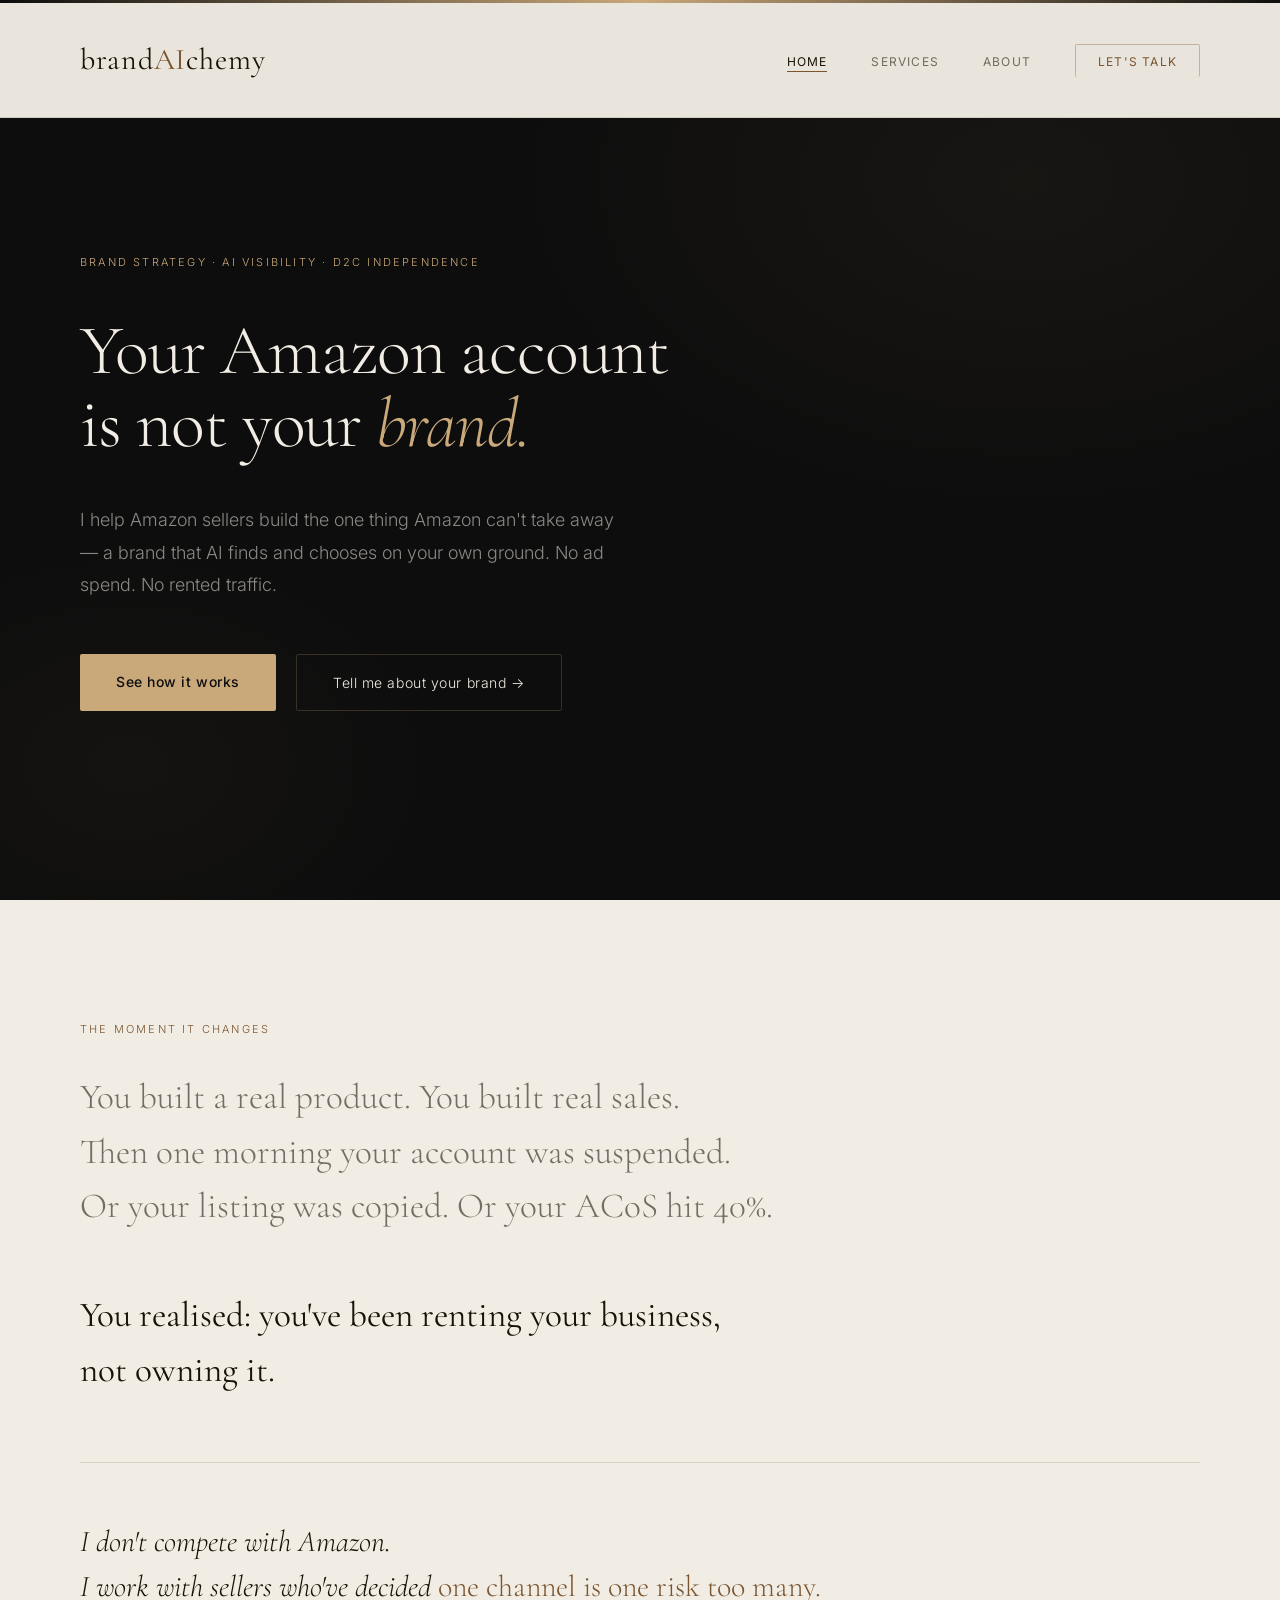
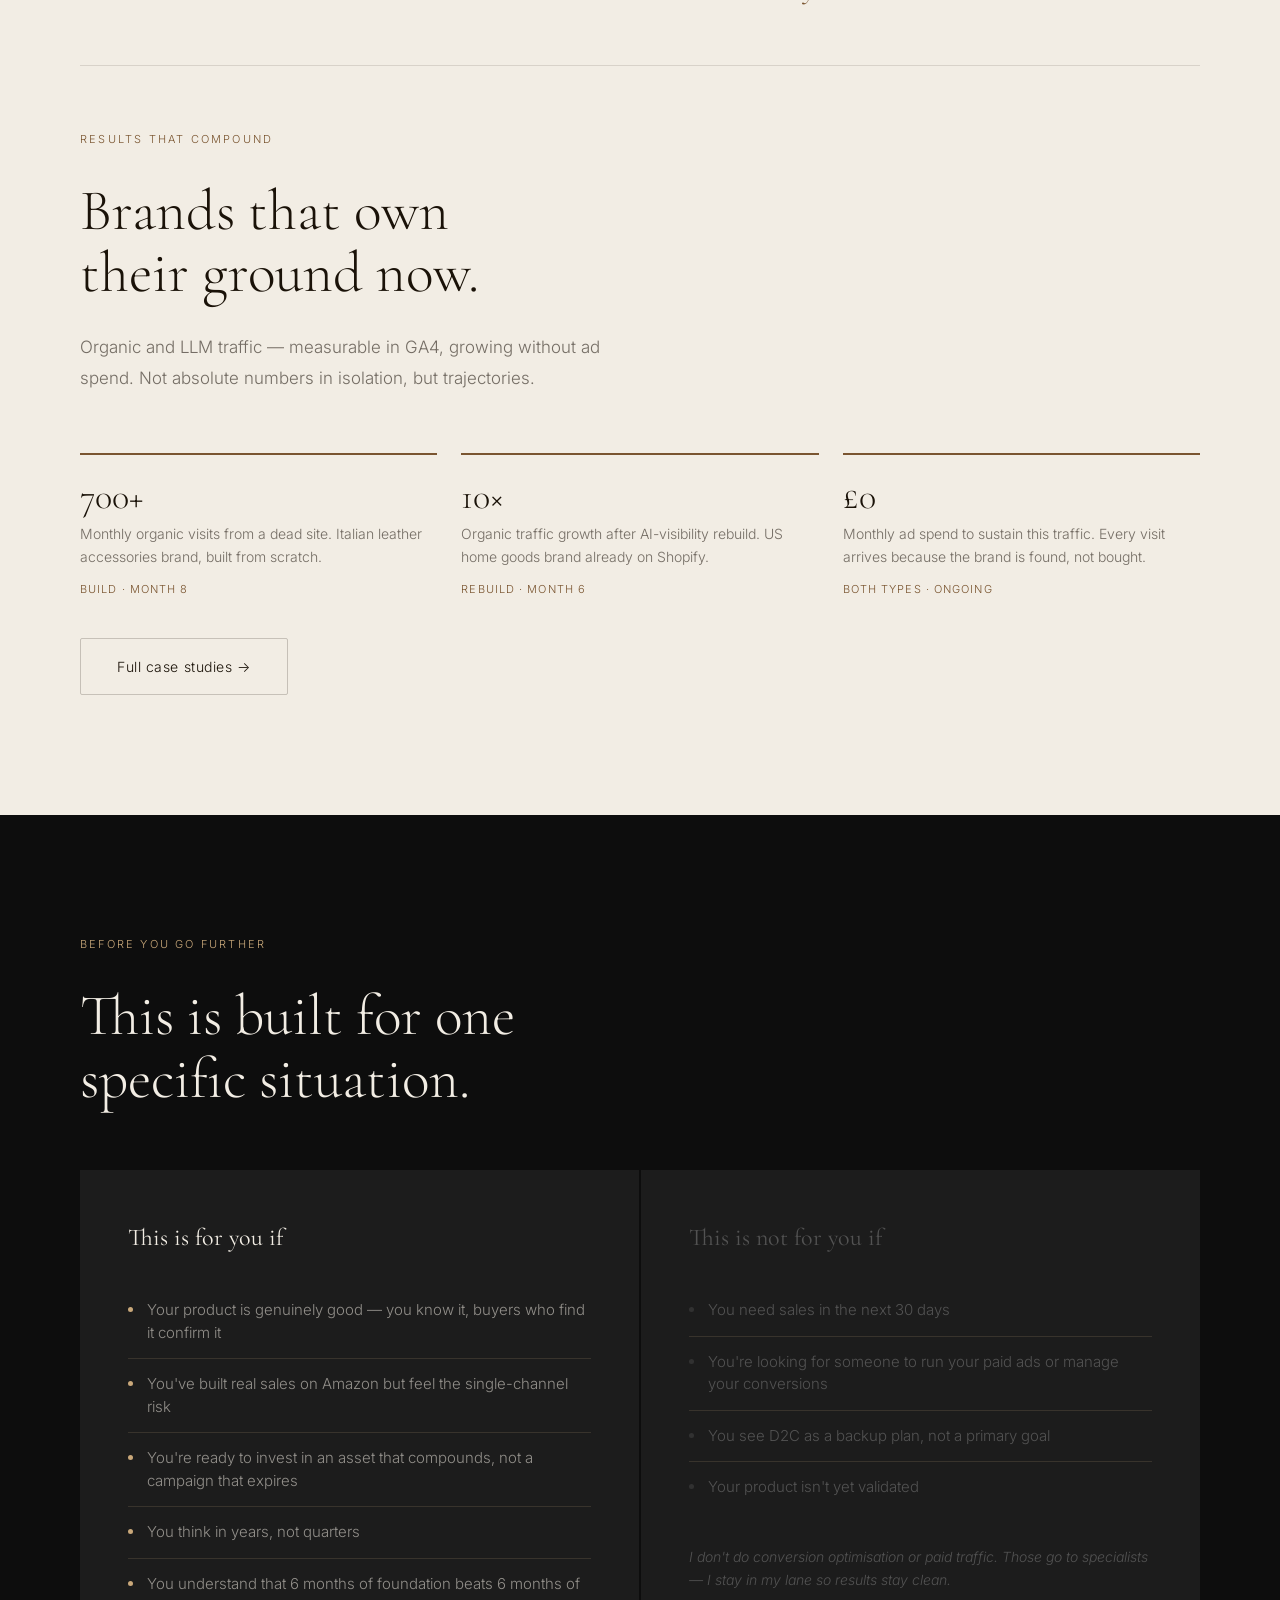
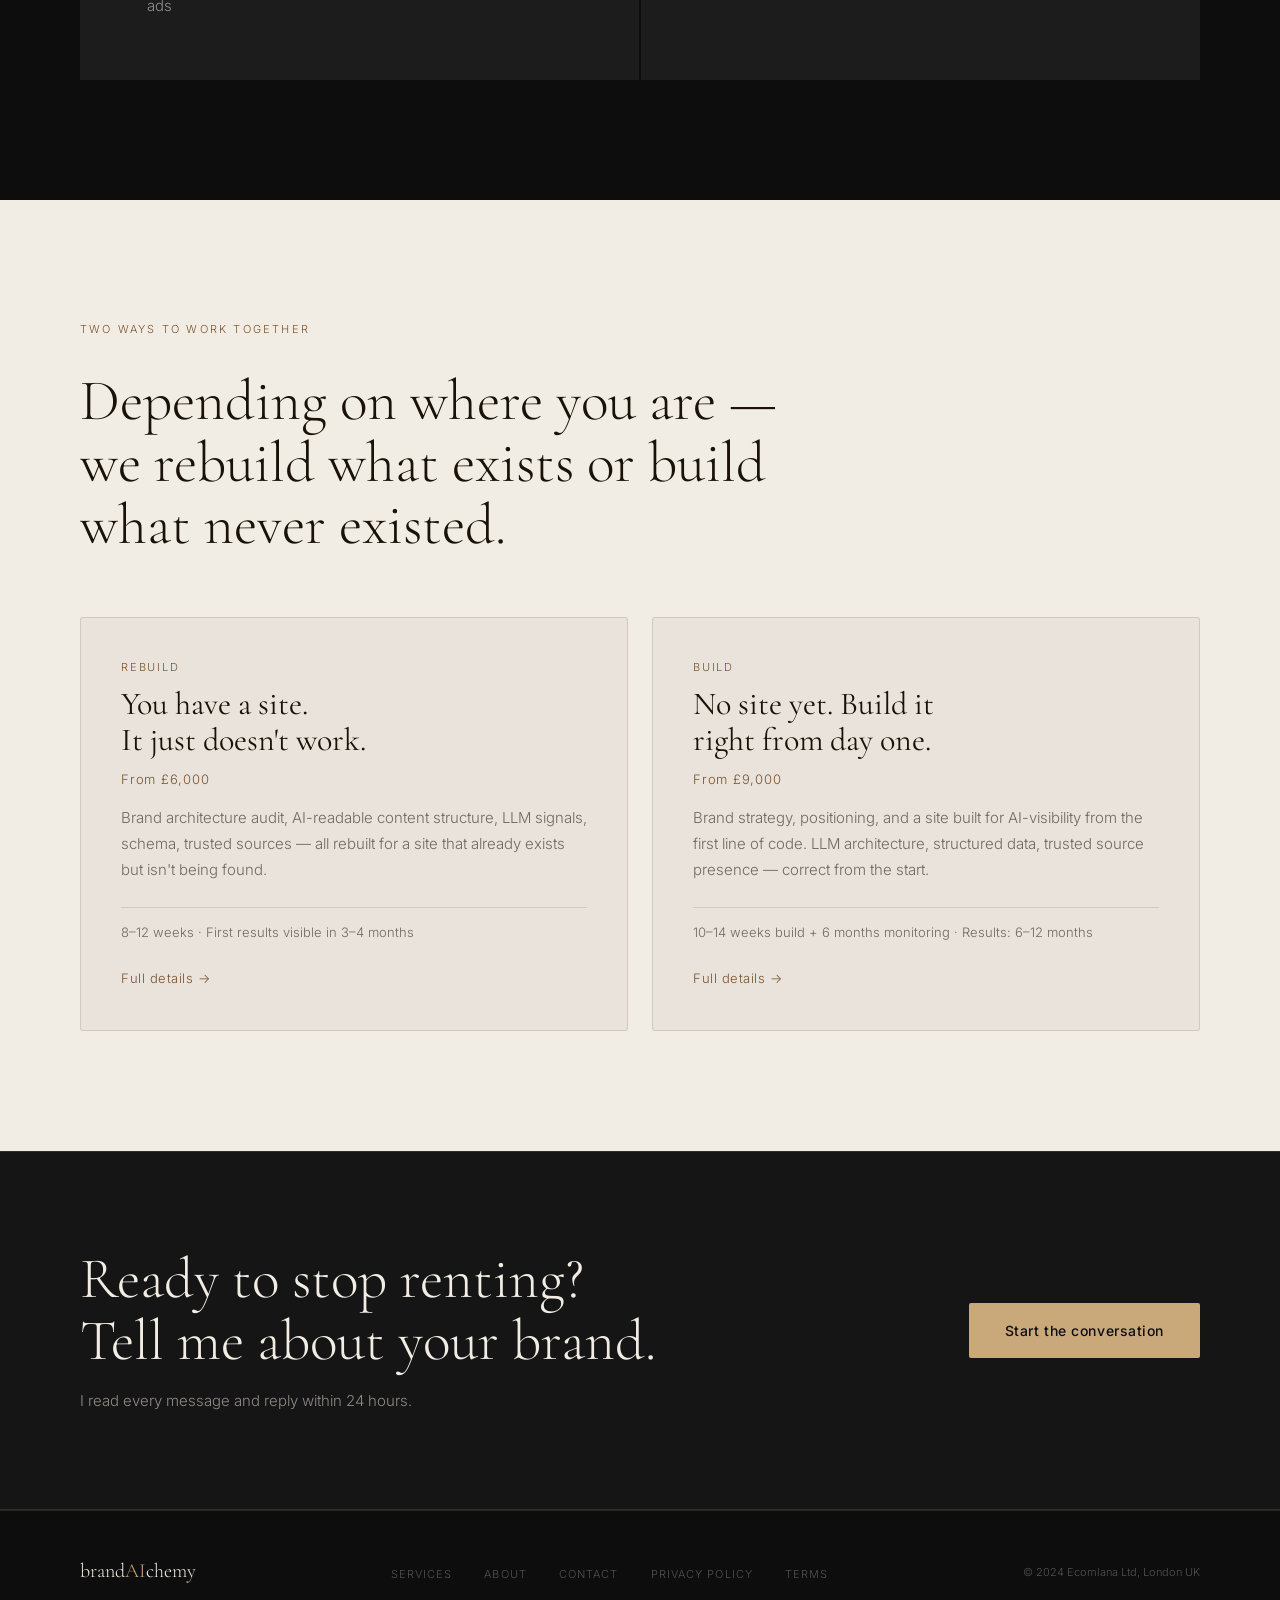
<file: index.html>
<!DOCTYPE html>
<html lang="en">
<head>
  <meta charset="UTF-8">
  <meta name="viewport" content="width=device-width, initial-scale=1.0">
  <title>brandAIchemy — Own Your Ground. Be Found by AI.</title>
  <meta name="description" content="I help Amazon sellers build a brand that AI finds and chooses on their own ground. No ad spend. No rented traffic. Organic and LLM visibility that compounds.">
  <link rel="stylesheet" href="/style.css">
  <link rel="icon" href="/favikon.jpg">
  <meta name="robots" content="index, follow">
  <link rel="canonical" href="https://brandaichemy.com/">
  <meta property="og:title" content="brandAIchemy — Own Your Ground. Be Found by AI.">
  <meta property="og:description" content="I help Amazon sellers build a brand that AI finds and chooses on their own ground. Organic and LLM visibility that doesn't disappear when the ad budget runs out.">
  <meta property="og:url" content="https://brandaichemy.com/">
  <meta property="og:type" content="website">
  <meta property="og:site_name" content="brandAIchemy">
  <meta name="twitter:card" content="summary_large_image">
  <meta name="twitter:title" content="brandAIchemy — Own Your Ground. Be Found by AI.">
  <meta name="twitter:description" content="I help Amazon sellers build a brand that AI finds and chooses on their own ground.">
  <script type="application/ld+json">
  {
    "@context": "https://schema.org",
    "@graph": [
      {
        "@type": "WebSite",
        "@id": "https://brandaichemy.com/#website",
        "url": "https://brandaichemy.com/",
        "name": "brandAIchemy",
        "description": "Brand strategy and AI visibility for Amazon sellers building D2C independence",
        "publisher": { "@id": "https://brandaichemy.com/#organization" }
      },
      {
        "@type": "Organization",
        "@id": "https://brandaichemy.com/#organization",
        "name": "brandAIchemy",
        "legalName": "Ecomlana Ltd",
        "url": "https://brandaichemy.com",
        "description": "Brand architecture and AI visibility practice for Amazon sellers transitioning to D2C. We build organic and LLM traffic that compounds without ad spend.",
        "address": {
          "@type": "PostalAddress",
          "streetAddress": "4th Floor, Silverstream House, 45 Fitzroy Street",
          "addressLocality": "London",
          "postalCode": "W1T 6EB",
          "addressCountry": "GB"
        },
        "email": "hello@brandaichemy.com",
        "areaServed": "Worldwide",
        "knowsAbout": ["Amazon to D2C transition", "Brand architecture", "AI visibility", "LLM optimisation", "Organic traffic", "GEO", "Shopify brand strategy"]
      }
    ]
  }
  </script>
  <style>
    #hero {
      min-height: 100vh;
      display: flex;
      flex-direction: column;
      justify-content: center;
      padding: 10rem var(--pad) 6rem;
      position: relative;
    }
    #hero::before {
      content: '';
      position: absolute;
      inset: 0;
      background:
        radial-gradient(ellipse 60% 55% at 80% 20%, rgba(201,168,122,.06) 0%, transparent 70%),
        radial-gradient(ellipse 40% 40% at 10% 85%, rgba(201,168,122,.04) 0%, transparent 65%);
      pointer-events: none;
    }
    .hero-kicker {
      font-size: .6875rem;
      letter-spacing: .2em;
      text-transform: uppercase;
      color: var(--gold);
      margin-bottom: 2.75rem;
    }
    .hero-sub {
      font-size: 1.125rem;
      color: var(--dim);
      max-width: 540px;
      line-height: 1.8;
      margin: 2.75rem 0 3.25rem;
    }
    .hero-actions { display: flex; gap: 1.25rem; flex-wrap: wrap; }

    /* PAIN SECTION */
    .pain-text {
      font-family: 'Cormorant Garamond', serif;
      font-size: clamp(1.5rem, 2.75vw, 2.25rem);
      font-weight: 300;
      line-height: 1.55;
      max-width: 780px;
      color: var(--dim);
    }
    .pain-text strong { color: var(--white); font-weight: 400; }

    /* POSITION STRIP */
    .position-strip {
      border-top: 1px solid var(--gold-line);
      border-bottom: 1px solid var(--gold-line);
      padding: 3.5rem 0;
      margin-top: 4rem;
    }
    .position-line {
      font-family: 'Cormorant Garamond', serif;
      font-size: clamp(1.375rem, 2.5vw, 1.875rem);
      font-weight: 300;
      font-style: italic;
      color: var(--white);
      line-height: 1.5;
    }
    .position-line em { font-style: normal; color: var(--gold); }

    /* PROOF MINI */
    .proof-grid {
      display: grid;
      grid-template-columns: repeat(3, 1fr);
      gap: 1.5rem;
      margin-top: 3.75rem;
    }
    .proof-card {
      border-top: 2px solid var(--gold);
      padding-top: 1.5rem;
    }
    .proof-result {
      font-family: 'Cormorant Garamond', serif;
      font-size: 2.25rem;
      font-weight: 300;
      color: var(--white);
      line-height: 1;
      margin-bottom: .5rem;
    }
    .proof-desc { font-size: .875rem; color: var(--dim); line-height: 1.6; margin-bottom: .75rem; }
    .proof-tag { font-size: .6875rem; text-transform: uppercase; letter-spacing: .1em; color: var(--gold); }
    .surface .proof-card  { border-top-color: var(--gold-dark); }
    .surface .proof-result { color: var(--dark-text); }
    .surface .proof-desc   { color: var(--dark-dim); }
    .surface .proof-tag    { color: var(--gold-dark); }
    .surface .pain-text              { color: var(--dark-dim); }
    .surface .pain-text strong       { color: var(--dark-text); }
    .surface .position-strip         { border-color: var(--dark-line); }
    .surface .position-line          { color: var(--dark-text); }
    .surface .position-line em       { color: var(--gold-dark); }
    .surface .btn-outline            { color: var(--dark-text); border-color: rgba(26,18,8,.2); }

    /* FOR YOU / NOT FOR YOU */
    .filter-grid {
      display: grid;
      grid-template-columns: 1fr 1fr;
      gap: 2px;
      margin-top: 3.75rem;
    }
    .filter-col {
      padding: 3rem;
      background: var(--surface-2);
    }
    .filter-col:first-child { border-right: none; }
    .filter-heading {
      font-family: 'Cormorant Garamond', serif;
      font-size: 1.5rem;
      font-weight: 400;
      margin-bottom: 1.75rem;
      color: var(--white);
    }
    .filter-list { list-style: none; }
    .filter-list li {
      padding: .875rem 0;
      border-bottom: 1px solid var(--gold-line);
      font-size: .9375rem;
      color: var(--dim);
      display: flex;
      align-items: flex-start;
      gap: .875rem;
      line-height: 1.5;
    }
    .filter-list li:last-child { border-bottom: none; }
    .filter-list li::before {
      content: '';
      width: 5px; height: 5px;
      border-radius: 50%;
      background: var(--gold);
      flex-shrink: 0;
      margin-top: 8px;
    }
    .filter-not .filter-heading { color: var(--gray); }
    .filter-not .filter-list li { color: var(--gray); }
    .filter-not .filter-list li::before { background: var(--gray); opacity: .4; }
    .filter-note {
      margin-top: 2rem;
      font-size: .875rem;
      color: var(--gray);
      font-style: italic;
    }

    /* SERVICES PREVIEW */
    .svc-grid {
      display: grid;
      grid-template-columns: repeat(2, 1fr);
      gap: 1.5rem;
      margin-top: 3.75rem;
    }
    .svc-type { font-size: .6875rem; letter-spacing: .16em; text-transform: uppercase; color: var(--gold-dark); margin-bottom: .625rem; }
    .svc-title { font-family: 'Cormorant Garamond', serif; font-size: 2rem; font-weight: 400; line-height: 1.15; margin-bottom: .625rem; color: var(--dark-text); }
    .svc-price { font-size: .8125rem; color: var(--gold-dark); letter-spacing: .06em; margin-bottom: .875rem; }
    .svc-desc { font-size: .9375rem; color: var(--dark-dim); line-height: 1.75; margin-bottom: 1.5rem; }
    .svc-timeline { font-size: .8125rem; color: var(--dark-dim); border-top: 1px solid var(--dark-line); padding-top: .875rem; margin-bottom: 1.25rem; }
    .svc-link { font-size: .8125rem; color: var(--gold-dark); text-decoration: none; letter-spacing: .04em; transition: opacity .25s; }
    .svc-link:hover { opacity: .7; }
    .svc-card { background: rgba(26,18,8,.04); border: 1px solid var(--dark-line); border-radius: 3px; padding: 2.5rem; transition: border-color .3s; }
    .svc-card:hover { border-color: rgba(122,85,48,.35); }

    /* LANA */
    .lana-grid {
      display: grid;
      grid-template-columns: 280px 1fr;
      gap: 4.5rem;
      align-items: center;
      margin-top: 3.75rem;
    }
    .lana-photo {
      width: 100%;
      aspect-ratio: 4/5;
      object-fit: cover;
      border-radius: 2px;
      filter: grayscale(20%);
    }
    .lana-text .serif-md { margin-bottom: 1.25rem; }
    .lana-bio { font-size: 1rem; color: var(--dim); line-height: 1.8; margin-bottom: 1.75rem; }
    .lana-creds {
      display: flex;
      flex-wrap: wrap;
      gap: .625rem;
      margin-bottom: 2rem;
    }
    .cred {
      font-size: .6875rem;
      text-transform: uppercase;
      letter-spacing: .1em;
      color: var(--gold);
      border: 1px solid var(--gold-dim);
      padding: .375rem .875rem;
      border-radius: 2px;
    }

    /* CTA STRIP */
    .cta-strip {
      background: var(--surface);
      border-top: 1px solid var(--gold-line);
      border-bottom: 1px solid var(--gold-line);
      padding: 6rem var(--pad);
      display: flex;
      align-items: center;
      justify-content: space-between;
      gap: 3rem;
    }
    .cta-strip .serif-lg { margin-bottom: 0; max-width: 600px; }

    @media (max-width: 900px) {
      .proof-grid { grid-template-columns: 1fr; gap: 2rem; }
      .filter-grid { grid-template-columns: 1fr; gap: 0; }
      .filter-col { padding: 2rem; }
      .svc-grid { grid-template-columns: 1fr; }
      .lana-grid { grid-template-columns: 1fr; gap: 2.5rem; }
      .lana-photo { max-width: 240px; }
      .cta-strip { flex-direction: column; align-items: flex-start; }
    }
    @media (max-width: 520px) {
      .hero-actions { flex-direction: column; align-items: flex-start; }
    }
  </style>
</head>
<body>

<nav id="nav">
  <a href="/" class="logo">brand<span>AI</span>chemy</a>
  <ul class="nav-links">
    <li><a href="/" class="active">Home</a></li>
    <li><a href="/services/">Services</a></li>
    <li><a href="/about/">About</a></li>
    <li><a href="/contact/" class="nav-cta">Let's talk</a></li>
  </ul>
</nav>

<!-- HERO -->
<section id="hero">
  <p class="hero-kicker fi">Brand strategy · AI visibility · D2C independence</p>
  <h1 class="serif-xl fi" style="transition-delay:.08s">
    Your Amazon account<br>
    is not your <em>brand.</em>
  </h1>
  <p class="hero-sub fi" style="transition-delay:.18s">I help Amazon sellers build the one thing Amazon can't take away — a brand that AI finds and chooses on your own ground. No ad spend. No rented traffic.</p>
  <div class="hero-actions fi" style="transition-delay:.28s">
    <a href="/work/" class="btn-gold">See how it works</a>
    <a href="/contact/" class="btn-outline">Tell me about your brand →</a>
  </div>
</section>

<!-- PAIN + PROOF -->
<section class="surface">
  <p class="label fi">The moment it changes</p>
  <p class="pain-text fi" style="transition-delay:.1s">
    You built a real product. You built real sales.<br>
    Then one morning your account was suspended.<br>
    Or your listing was copied. Or your ACoS hit 40%.<br><br>
    <strong>You realised: you've been renting your business,<br>not owning it.</strong>
  </p>
  <div class="position-strip fi" style="transition-delay:.2s">
    <p class="position-line">
      I don't compete with Amazon.<br>
      I work with sellers who've decided <em>one channel is one risk too many.</em>
    </p>
  </div>
  <p class="label fi" style="transition-delay:.3s; margin-top: 4rem;">Results that compound</p>
  <h2 class="serif-lg fi" style="transition-delay:.36s">Brands that own<br>their ground now.</h2>
  <p class="body-text fi" style="transition-delay:.42s">Organic and LLM traffic — measurable in GA4, growing without ad spend. Not absolute numbers in isolation, but trajectories.</p>
  <div class="proof-grid">
    <div class="proof-card fi">
      <div class="proof-result">700+</div>
      <p class="proof-desc">Monthly organic visits from a dead site. Italian leather accessories brand, built from scratch.</p>
      <p class="proof-tag">Build · Month 8</p>
    </div>
    <div class="proof-card fi" style="transition-delay:.1s">
      <div class="proof-result">10×</div>
      <p class="proof-desc">Organic traffic growth after AI-visibility rebuild. US home goods brand already on Shopify.</p>
      <p class="proof-tag">Rebuild · Month 6</p>
    </div>
    <div class="proof-card fi" style="transition-delay:.2s">
      <div class="proof-result">£0</div>
      <p class="proof-desc">Monthly ad spend to sustain this traffic. Every visit arrives because the brand is found, not bought.</p>
      <p class="proof-tag">Both types · ongoing</p>
    </div>
  </div>
  <p style="margin-top:2.5rem" class="fi" style="transition-delay:.3s">
    <a href="/work/" class="btn-outline">Full case studies →</a>
  </p>
</section>

<!-- FOR YOU / NOT FOR YOU -->
<section>
  <p class="label fi">Before you go further</p>
  <h2 class="serif-lg fi" style="transition-delay:.08s">This is built for one<br>specific situation.</h2>
  <div class="filter-grid fi" style="transition-delay:.18s">
    <div class="filter-col">
      <h3 class="filter-heading">This is for you if</h3>
      <ul class="filter-list">
        <li>Your product is genuinely good — you know it, buyers who find it confirm it</li>
        <li>You've built real sales on Amazon but feel the single-channel risk</li>
        <li>You're ready to invest in an asset that compounds, not a campaign that expires</li>
        <li>You think in years, not quarters</li>
        <li>You understand that 6 months of foundation beats 6 months of ads</li>
      </ul>
    </div>
    <div class="filter-col filter-not">
      <h3 class="filter-heading">This is not for you if</h3>
      <ul class="filter-list">
        <li>You need sales in the next 30 days</li>
        <li>You're looking for someone to run your paid ads or manage your conversions</li>
        <li>You see D2C as a backup plan, not a primary goal</li>
        <li>Your product isn't yet validated</li>
      </ul>
      <p class="filter-note">I don't do conversion optimisation or paid traffic. Those go to specialists — I stay in my lane so results stay clean.</p>
    </div>
  </div>
</section>

<!-- SERVICES -->
<section class="surface">
  <p class="label fi">Two ways to work together</p>
  <h2 class="serif-lg fi" style="transition-delay:.08s">Depending on where you are —<br>we rebuild what exists or build<br>what never existed.</h2>
  <div class="svc-grid">
    <div class="svc-card fi" style="transition-delay:.14s">
      <p class="svc-type">Rebuild</p>
      <h3 class="svc-title">You have a site.<br>It just doesn't work.</h3>
      <p class="svc-price">From £6,000</p>
      <p class="svc-desc">Brand architecture audit, AI-readable content structure, LLM signals, schema, trusted sources — all rebuilt for a site that already exists but isn't being found.</p>
      <p class="svc-timeline">8–12 weeks · First results visible in 3–4 months</p>
      <a href="/services/" class="svc-link">Full details →</a>
    </div>
    <div class="svc-card fi" style="transition-delay:.24s">
      <p class="svc-type">Build</p>
      <h3 class="svc-title">No site yet. Build it<br>right from day one.</h3>
      <p class="svc-price">From £9,000</p>
      <p class="svc-desc">Brand strategy, positioning, and a site built for AI-visibility from the first line of code. LLM architecture, structured data, trusted source presence — correct from the start.</p>
      <p class="svc-timeline">10–14 weeks build + 6 months monitoring · Results: 6–12 months</p>
      <a href="/services/" class="svc-link">Full details →</a>
    </div>
  </div>
</section>

<!-- CTA -->
<div class="cta-strip">
  <div>
    <h2 class="serif-lg fi">Ready to stop renting?<br>Tell me about your brand.</h2>
    <p style="margin-top:1rem; font-size:.9375rem; color:var(--dim);" class="fi" style="transition-delay:.1s">I read every message and reply within 24 hours.</p>
  </div>
  <a href="/contact/" class="btn-gold fi">Start the conversation</a>
</div>

<footer>
  <a href="/" class="foot-logo">brand<span>AI</span>chemy</a>
  <ul class="foot-links">
    <li><a href="/services/">Services</a></li>
    <li><a href="/about/">About</a></li>
    <li><a href="/contact/">Contact</a></li>
    <li><a href="/privacy-policy/">Privacy Policy</a></li>
    <li><a href="/terms/">Terms</a></li>
  </ul>
  <span class="foot-copy">© 2024 Ecomlana Ltd, London UK</span>
</footer>

<script>
  const nav = document.getElementById('nav');
  window.addEventListener('scroll', () => { nav.classList.toggle('scrolled', window.scrollY > 80); }, { passive: true });
  const io = new IntersectionObserver(e => e.forEach(x => { if (x.isIntersecting) { x.target.classList.add('on'); io.unobserve(x.target); } }), { threshold: 0.12 });
  document.querySelectorAll('.fi').forEach(el => io.observe(el));
</script>
</body>
</html>
</file>
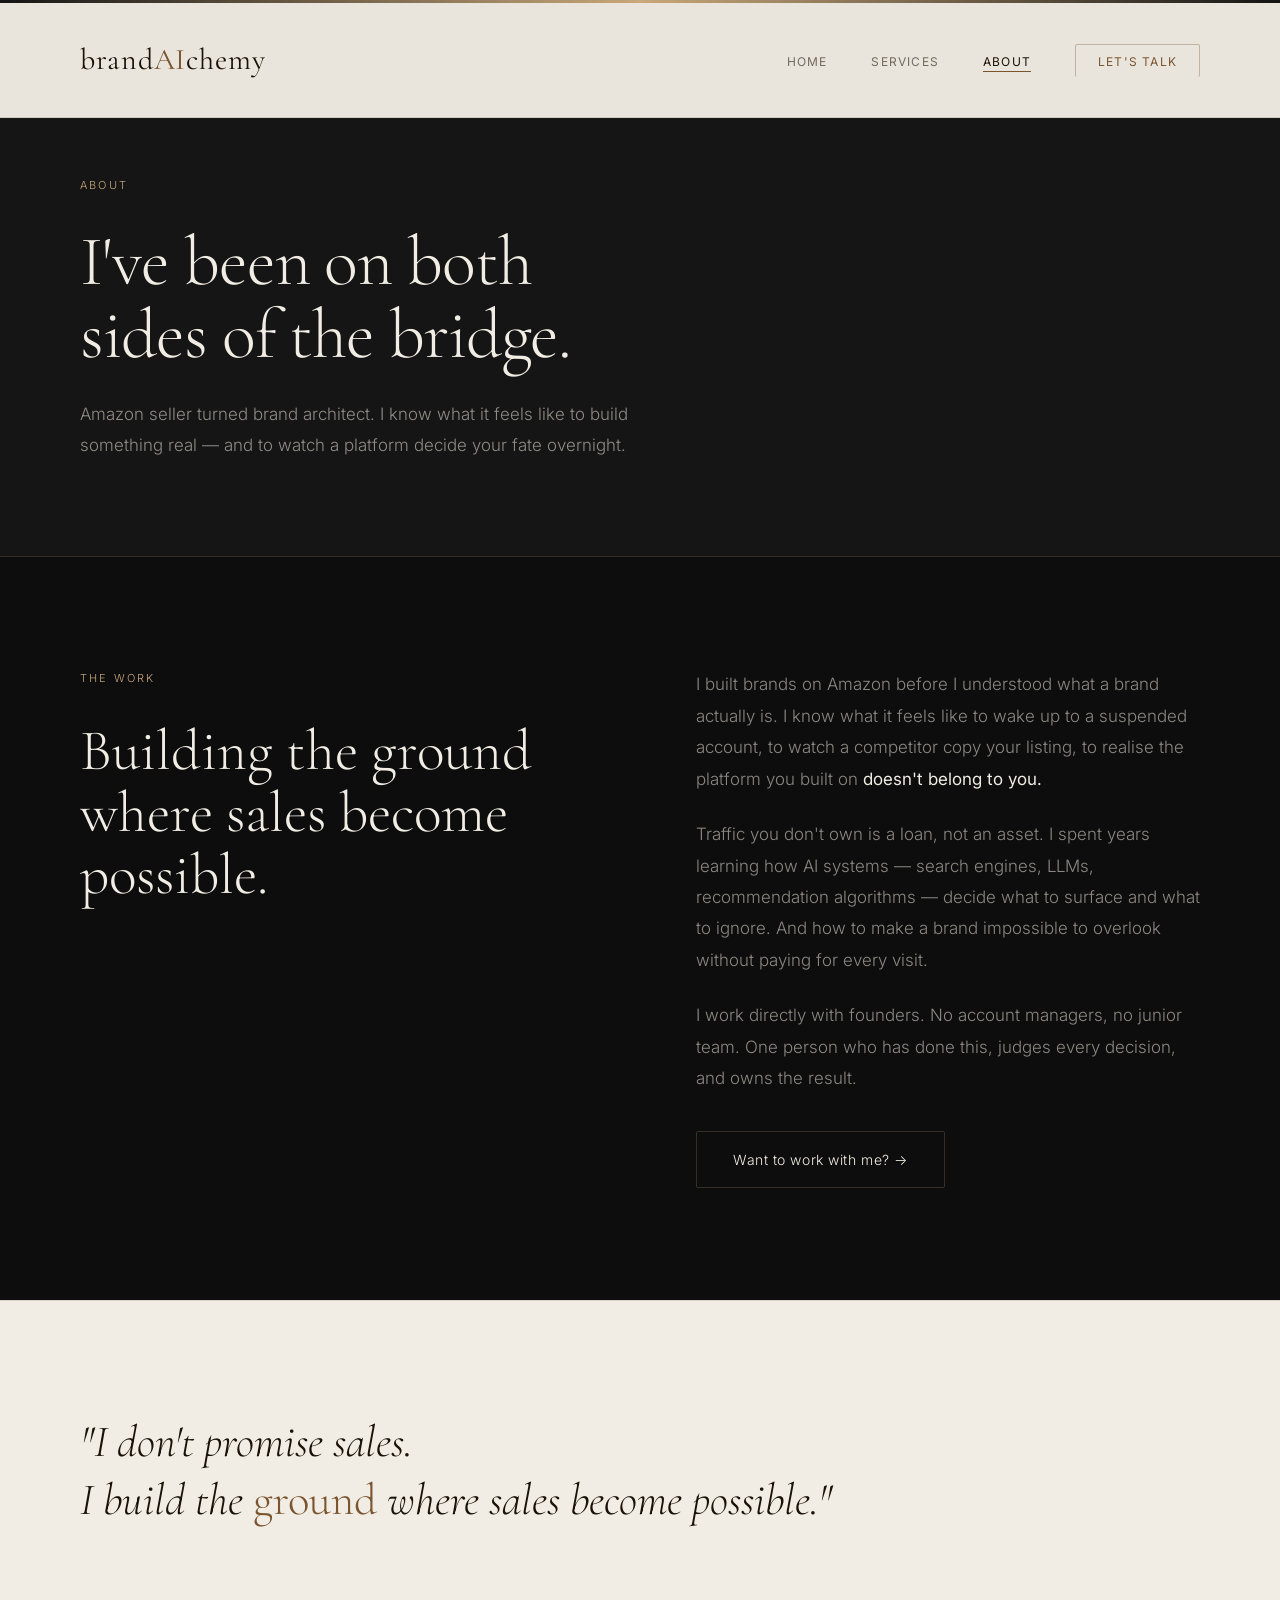
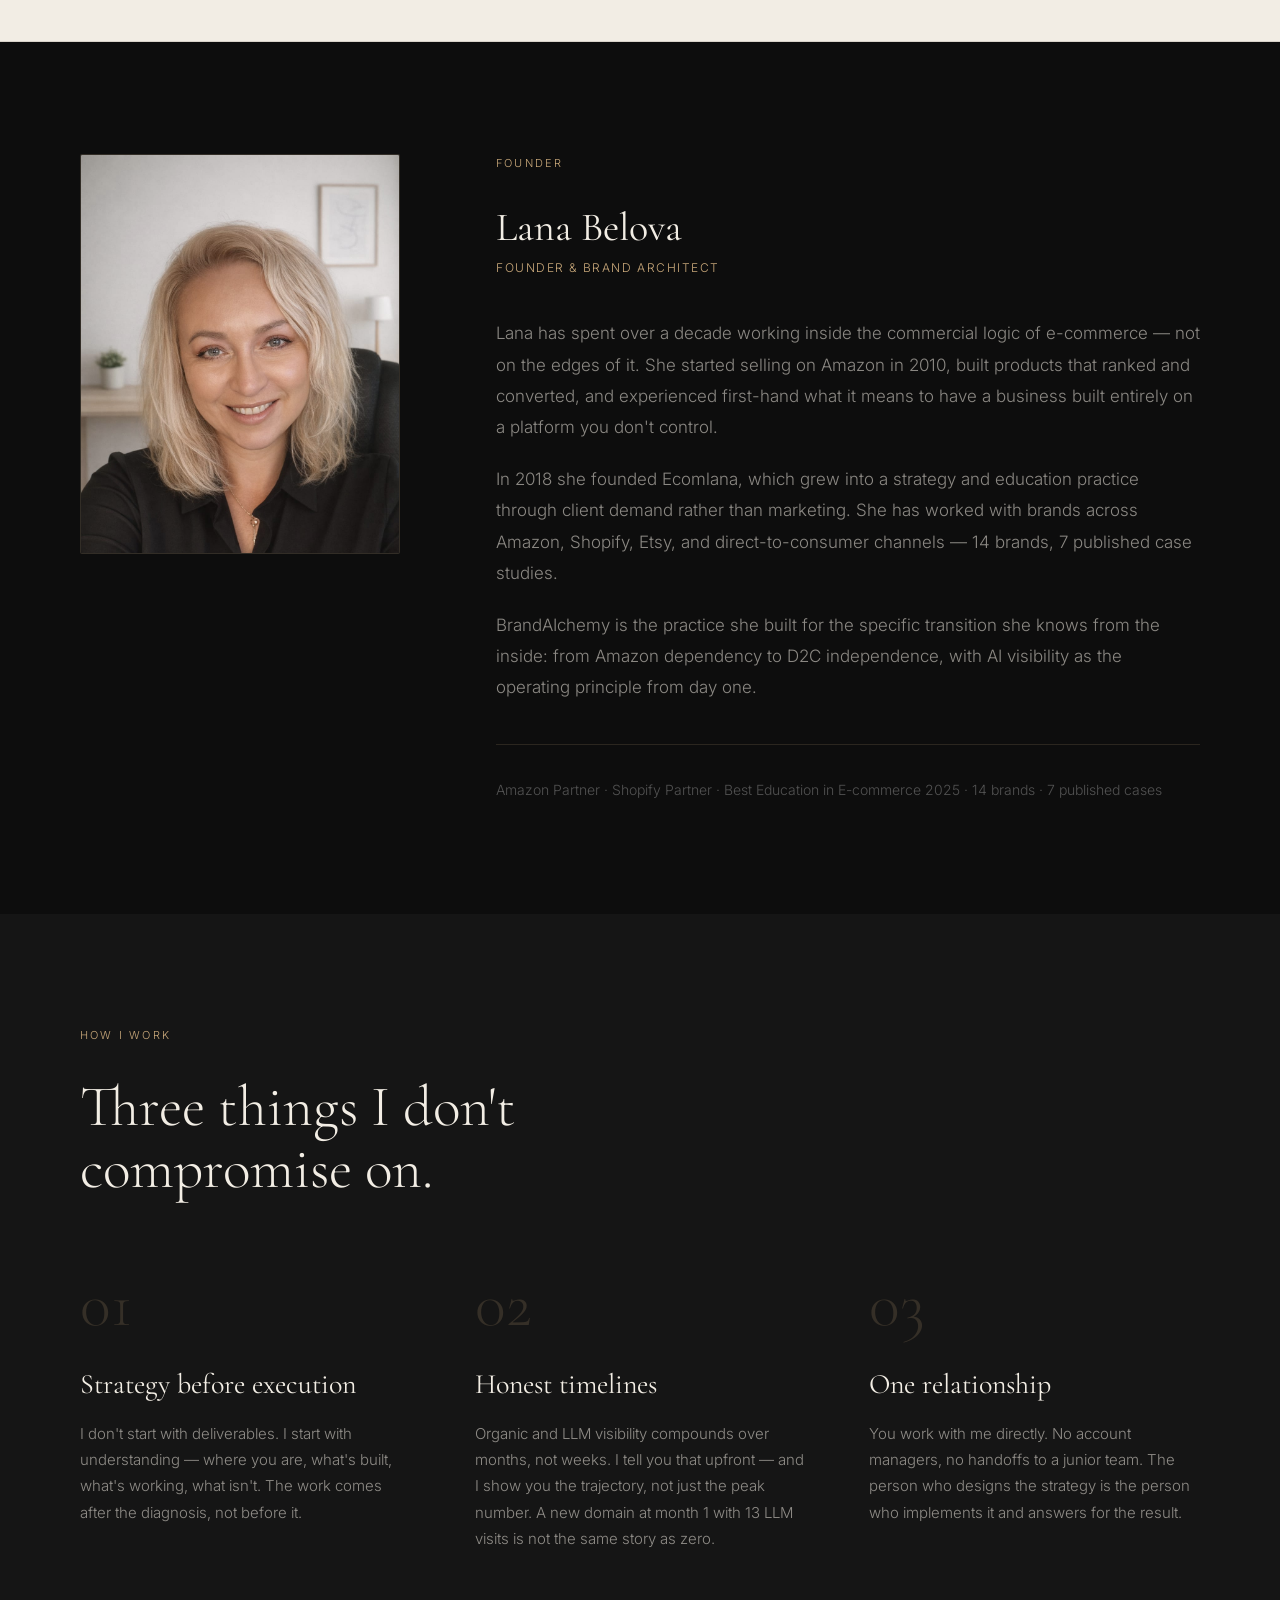
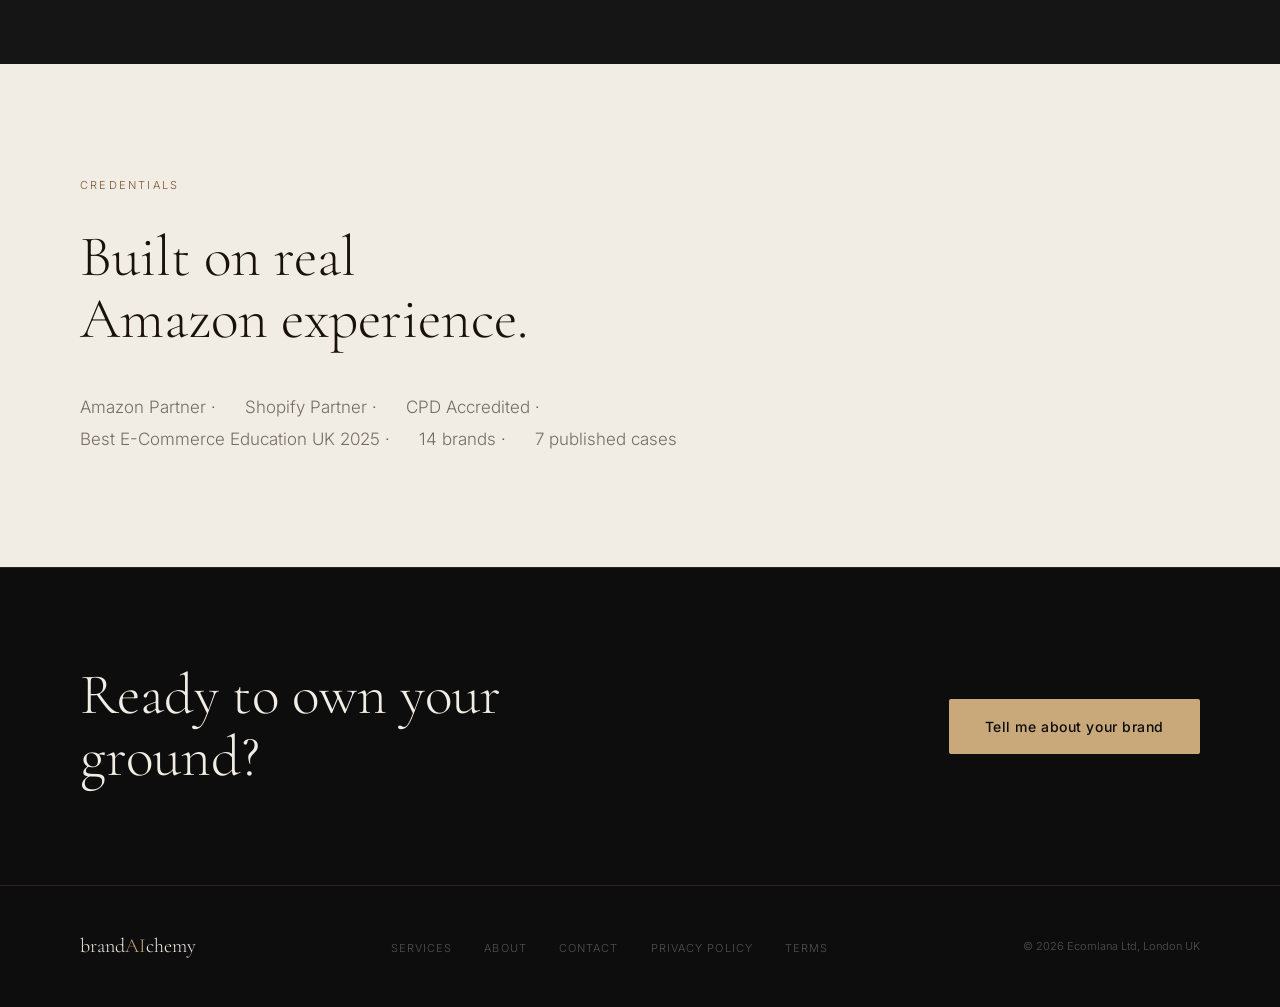
<file: about/index.html>
<!DOCTYPE html>
<html lang="en">
<head>
  <meta charset="UTF-8">
  <meta name="viewport" content="width=device-width, initial-scale=1.0">
  <title>About — brandAIchemy</title>
  <meta name="description" content="Amazon seller turned brand architect. Lana Belova builds brands that AI finds and chooses — organic and LLM visibility for D2C independence.">
  <link rel="stylesheet" href="/style.css">
  <link rel="icon" href="/favikon.jpg">
  <meta name="robots" content="index, follow">
  <link rel="canonical" href="https://brandaichemy.com/about/">
  <meta property="og:title" content="About — brandAIchemy">
  <meta property="og:description" content="Amazon seller turned brand architect. I've been on both sides of the bridge.">
  <meta property="og:url" content="https://brandaichemy.com/about/">
  <meta property="og:type" content="website">
  <meta property="og:site_name" content="brandAIchemy">
  <meta name="twitter:card" content="summary_large_image">
  <script type="application/ld+json">
  {
    "@context": "https://schema.org",
    "@type": "AboutPage",
    "url": "https://brandaichemy.com/about/",
    "name": "About brandAIchemy",
    "description": "Amazon seller turned brand architect. Lana Belova builds brands that AI finds and chooses — organic and LLM visibility for Amazon sellers building D2C independence.",
    "publisher": {
      "@type": "Organization",
      "@id": "https://brandaichemy.com/#organization",
      "name": "brandAIchemy",
      "legalName": "Ecomlana Ltd",
      "url": "https://brandaichemy.com",
      "address": {
        "@type": "PostalAddress",
        "streetAddress": "4th Floor, Silverstream House, 45 Fitzroy Street",
        "addressLocality": "London",
        "postalCode": "W1T 6EB",
        "addressCountry": "GB"
      },
      "email": "hello@brandaichemy.com",
      "knowsAbout": ["Amazon to D2C transition", "Brand architecture", "AI visibility", "LLM optimisation", "Organic traffic", "Shopify brand strategy"]
    }
  }
  </script>
  <style>
    .about-intro {
      padding: 7rem var(--pad);
      display: grid;
      grid-template-columns: 1fr 1fr;
      gap: 7rem;
      align-items: start;
    }
    .about-intro-right p {
      font-size: 1.0625rem;
      color: var(--dim);
      line-height: 1.85;
      margin-bottom: 1.5rem;
    }
    .about-intro-right p strong { color: var(--white); font-weight: 400; }

    .pull-quote {
      padding: 7rem var(--pad);
      background: var(--surface-light);
      border-top: 1px solid var(--dark-line);
      border-bottom: 1px solid var(--dark-line);
    }
    .pull-quote blockquote {
      font-family: 'Cormorant Garamond', serif;
      font-size: clamp(2rem, 3.5vw, 3rem);
      font-weight: 300;
      font-style: italic;
      line-height: 1.3;
      max-width: 860px;
      color: var(--dark-text);
    }
    .pull-quote blockquote span { color: var(--gold-dark); font-style: normal; }

    .founder-section { padding: 7rem var(--pad); }
    .founder-grid {
      display: grid;
      grid-template-columns: 320px 1fr;
      gap: 6rem;
      align-items: start;
    }
    .founder-photo-wrap {
      width: 100%;
      aspect-ratio: 4/5;
      overflow: hidden;
      border-radius: 2px;
      background: var(--surface);
      border: 1px solid var(--gold-line);
    }
    .founder-photo {
      width: 100%;
      height: 100%;
      object-fit: cover;
      object-position: top center;
      filter: grayscale(15%);
      display: block;
    }
    .founder-name {
      font-family: 'Cormorant Garamond', serif;
      font-size: 2.5rem;
      font-weight: 400;
      color: var(--white);
      margin: .75rem 0 .5rem;
      line-height: 1.15;
    }
    .founder-role {
      font-size: .75rem;
      text-transform: uppercase;
      letter-spacing: .13em;
      color: var(--gold);
      margin-bottom: 2.5rem;
    }
    .founder-bio p {
      font-size: 1.0625rem;
      color: var(--dim);
      line-height: 1.85;
      margin-bottom: 1.25rem;
    }
    .founder-creds {
      margin-top: 2.5rem;
      padding-top: 2rem;
      border-top: 1px solid var(--gold-line);
      font-size: .875rem;
      color: var(--gray);
      line-height: 1.8;
    }

    .principles { padding: 7rem var(--pad); background: var(--surface); }
    .principles-grid {
      display: grid;
      grid-template-columns: repeat(3,1fr);
      gap: 4rem;
      margin-top: 4.5rem;
    }
    .principle-num {
      font-family: 'Cormorant Garamond', serif;
      font-size: 4rem;
      font-weight: 300;
      color: rgba(201,168,122,.18);
      line-height: 1;
      margin-bottom: 1.5rem;
    }
    .principle-title {
      font-family: 'Cormorant Garamond', serif;
      font-size: 1.75rem;
      font-weight: 400;
      margin-bottom: .875rem;
    }
    .principle-desc { font-size: .9375rem; color: var(--dim); line-height: 1.75; }

    .credentials { padding: 7rem var(--pad); background: var(--surface-light); color: var(--dark-text); }
    .credentials .label { color: var(--gold-dark); }
    .credentials .serif-lg { color: var(--dark-text); }
    .cred-line {
      margin-top: 2.5rem;
      font-size: 1.0625rem;
      color: var(--dark-dim);
      line-height: 1.9;
      max-width: 640px;
    }
    .cred-line span {
      display: inline-block;
      margin-right: 1.5rem;
    }
    .cred-line span::after { content: ' ·'; color: var(--gold-dark); }
    .cred-line span:last-child::after { content: ''; }

    .cta-strip {
      background: var(--black);
      border-top: 1px solid var(--gold-line);
      padding: 6rem var(--pad);
      display: flex;
      align-items: center;
      justify-content: space-between;
      gap: 3rem;
    }
    .cta-strip .serif-lg { margin-bottom: 0; max-width: 560px; }

    @media (max-width: 900px) {
      .about-intro { grid-template-columns: 1fr; gap: 3rem; }
      .principles-grid { grid-template-columns: 1fr; gap: 3rem; }
      .cta-strip { flex-direction: column; align-items: flex-start; }
      .founder-grid { grid-template-columns: 1fr; gap: 3rem; }
      .founder-photo-wrap { max-width: 260px; }
    }
  </style>
</head>
<body>

<nav id="nav">
  <a href="/" class="logo">brand<span>AI</span>chemy</a>
  <ul class="nav-links">
    <li><a href="/">Home</a></li>
    <li><a href="/services/">Services</a></li>
    <li><a href="/about/" class="active">About</a></li>
    <li><a href="/contact/" class="nav-cta">Let's talk</a></li>
  </ul>
</nav>

<div class="page-hero">
  <p class="label fi">About</p>
  <h1 class="serif-xl fi" style="transition-delay:.08s">I've been on both<br>sides of the bridge.</h1>
  <p class="body-text fi" style="transition-delay:.18s; margin-top:1.75rem">Amazon seller turned brand architect. I know what it feels like to build something real — and to watch a platform decide your fate overnight.</p>
</div>

<section class="about-intro">
  <div>
    <p class="label fi">The work</p>
    <h2 class="serif-lg fi" style="transition-delay:.08s">Building the ground where sales become possible.</h2>
  </div>
  <div class="about-intro-right fi" style="transition-delay:.14s">
    <p>I built brands on Amazon before I understood what a brand actually is. I know what it feels like to wake up to a suspended account, to watch a competitor copy your listing, to realise the platform you built on <strong>doesn't belong to you.</strong></p>
    <p>Traffic you don't own is a loan, not an asset. I spent years learning how AI systems — search engines, LLMs, recommendation algorithms — decide what to surface and what to ignore. And how to make a brand impossible to overlook without paying for every visit.</p>
    <p>I work directly with founders. No account managers, no junior team. One person who has done this, judges every decision, and owns the result.</p>
    <a href="/contact/" class="btn-outline" style="margin-top:.75rem">Want to work with me? →</a>
  </div>
</section>

<div class="pull-quote">
  <blockquote class="fi">
    "I don't promise sales.<br>
    I build the <span>ground</span> where sales become possible."
  </blockquote>
</div>

<section class="founder-section">
  <div class="founder-grid">
    <div class="founder-photo-wrap fi">
      <img src="/lana.jpg" alt="Lana Belova — founder, brandAIchemy" class="founder-photo">
    </div>
    <div class="fi" style="transition-delay:.15s">
      <p class="label">Founder</p>
      <h2 class="founder-name">Lana Belova</h2>
      <p class="founder-role">Founder &amp; Brand Architect</p>
      <div class="founder-bio">
        <p>Lana has spent over a decade working inside the commercial logic of e-commerce — not on the edges of it. She started selling on Amazon in 2010, built products that ranked and converted, and experienced first-hand what it means to have a business built entirely on a platform you don't control.</p>
        <p>In 2018 she founded Ecomlana, which grew into a strategy and education practice through client demand rather than marketing. She has worked with brands across Amazon, Shopify, Etsy, and direct-to-consumer channels — 14 brands, 7 published case studies.</p>
        <p>BrandAIchemy is the practice she built for the specific transition she knows from the inside: from Amazon dependency to D2C independence, with AI visibility as the operating principle from day one.</p>
      </div>
      <div class="founder-creds">
        Amazon Partner · Shopify Partner · Best Education in E-commerce 2025 · 14 brands · 7 published cases
      </div>
    </div>
  </div>
</section>

<section class="principles">
  <p class="label">How I work</p>
  <h2 class="serif-lg fi">Three things I don't<br>compromise on.</h2>
  <div class="principles-grid">
    <div class="fi">
      <div class="principle-num">01</div>
      <h3 class="principle-title">Strategy before execution</h3>
      <p class="principle-desc">I don't start with deliverables. I start with understanding — where you are, what's built, what's working, what isn't. The work comes after the diagnosis, not before it.</p>
    </div>
    <div class="fi" style="transition-delay:.12s">
      <div class="principle-num">02</div>
      <h3 class="principle-title">Honest timelines</h3>
      <p class="principle-desc">Organic and LLM visibility compounds over months, not weeks. I tell you that upfront — and I show you the trajectory, not just the peak number. A new domain at month 1 with 13 LLM visits is not the same story as zero.</p>
    </div>
    <div class="fi" style="transition-delay:.24s">
      <div class="principle-num">03</div>
      <h3 class="principle-title">One relationship</h3>
      <p class="principle-desc">You work with me directly. No account managers, no handoffs to a junior team. The person who designs the strategy is the person who implements it and answers for the result.</p>
    </div>
  </div>
</section>

<section class="credentials">
  <p class="label fi">Credentials</p>
  <h2 class="serif-lg fi" style="transition-delay:.08s">Built on real<br>Amazon experience.</h2>
  <p class="cred-line fi" style="transition-delay:.16s">
    <span>Amazon Partner</span>
    <span>Shopify Partner</span>
    <span>CPD Accredited</span>
    <span>Best E-Commerce Education UK 2025</span>
    <span>14 brands</span>
    <span>7 published cases</span>
  </p>
</section>

<div class="cta-strip">
  <h2 class="serif-lg fi">Ready to own your ground?</h2>
  <a href="/contact/" class="btn-gold fi">Tell me about your brand</a>
</div>

<footer>
  <a href="/" class="foot-logo">brand<span>AI</span>chemy</a>
  <ul class="foot-links">
    <li><a href="/services/">Services</a></li>
    <li><a href="/about/">About</a></li>
    <li><a href="/contact/">Contact</a></li>
    <li><a href="/privacy-policy/">Privacy Policy</a></li>
    <li><a href="/terms/">Terms</a></li>
  </ul>
  <span class="foot-copy">© 2026 Ecomlana Ltd, London UK</span>
</footer>

<script>
  const nav = document.getElementById('nav');
  window.addEventListener('scroll', () => { nav.classList.toggle('scrolled', window.scrollY > 80); }, { passive: true });
  const io = new IntersectionObserver(e => e.forEach(x => { if (x.isIntersecting) { x.target.classList.add('on'); io.unobserve(x.target); } }), { threshold: 0.1 });
  document.querySelectorAll('.fi').forEach(el => io.observe(el));
</script>
</body>
</html>
</file>
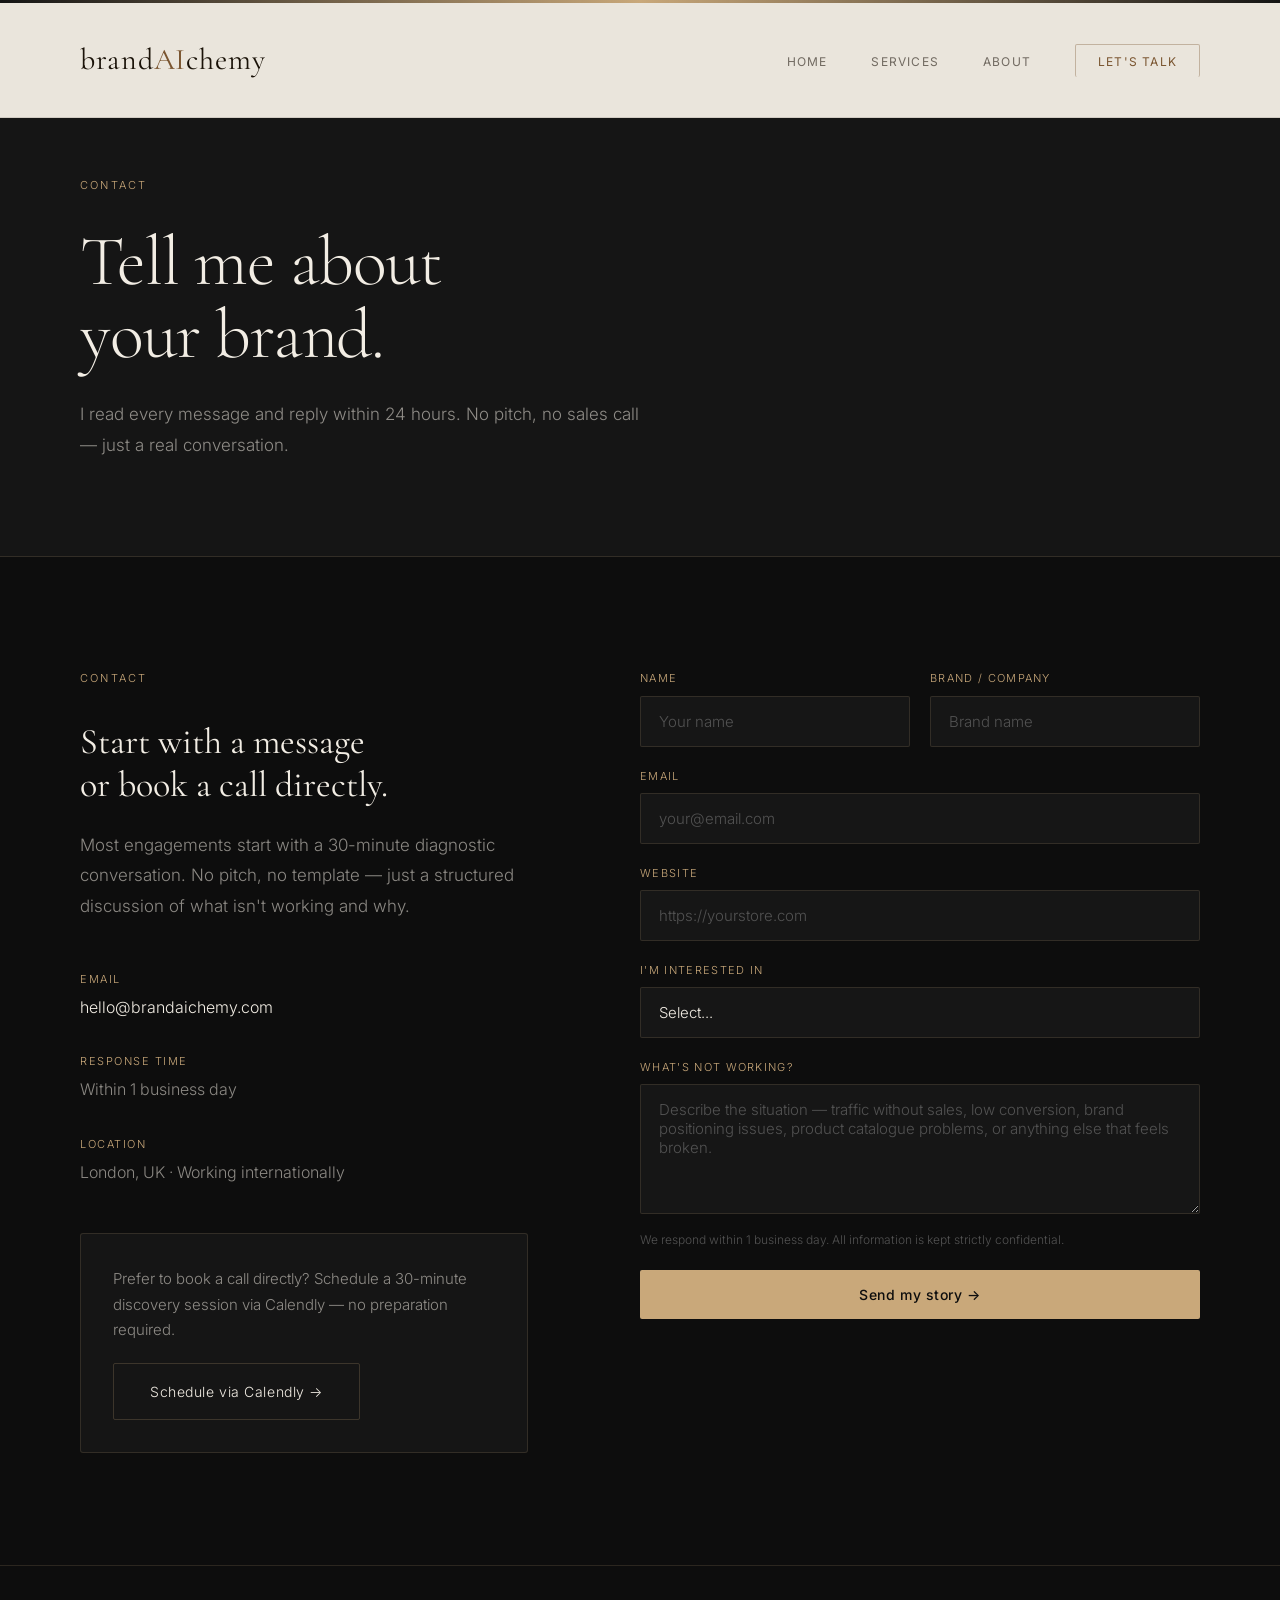
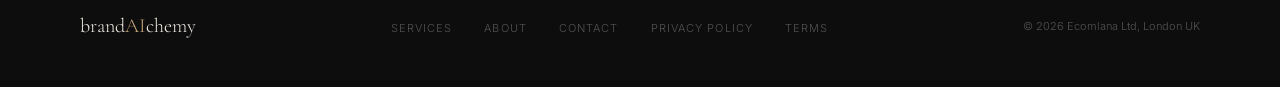
<file: contact/index.html>
<!DOCTYPE html>
<html lang="en">
<head>
  <meta charset="UTF-8">
  <meta name="viewport" content="width=device-width, initial-scale=1.0">
  <title>Contact — BrandAIchemy</title>
  <meta name="description" content="Start with a diagnosis. Tell us what's not working and we'll identify exactly where choice breaks down.">
  <link rel="stylesheet" href="/style.css">
  <link rel="icon" href="/favikon.jpg">
  <meta name="robots" content="index, follow">
  <link rel="canonical" href="https://brandaichemy.com/contact/">
  <meta property="og:title" content="Contact — BrandAIchemy">
  <meta property="og:description" content="Start with a diagnosis. Tell us what's not working and we'll identify where choice breaks down.">
  <meta property="og:url" content="https://brandaichemy.com/contact/">
  <meta property="og:type" content="website">
  <meta property="og:site_name" content="BrandAIchemy">
  <meta property="og:image" content="https://brandaichemy.com/og-image.jpg">
  <meta name="twitter:card" content="summary_large_image">
  <script type="application/ld+json">
  {
    "@context": "https://schema.org",
    "@type": "ContactPage",
    "url": "https://brandaichemy.com/contact/",
    "name": "Contact BrandAIchemy",
    "description": "Get in touch to start a brand clarity or product choice diagnosis.",
    "publisher": { "@id": "https://brandaichemy.com/#organization" }
  }
  </script>
  <style>
    .contact-layout {
      padding: 7rem var(--pad);
      display: grid;
      grid-template-columns: 1fr 1.25fr;
      gap: 7rem;
      align-items: start;
    }
    .contact-left {}
    .contact-left .body-text { margin-top: 1.5rem; }
    .contact-info { margin-top: 3rem; display: flex; flex-direction: column; gap: 2rem; }
    .ci { display: flex; flex-direction: column; gap: .375rem; }
    .ci-label { font-size: .6875rem; text-transform: uppercase; letter-spacing: .14em; color: var(--gold); }
    .ci-value { font-size: 1rem; color: var(--dim); }
    .ci-value a { color: var(--white); text-decoration: none; transition: color .25s; }
    .ci-value a:hover { color: var(--gold); }

    .calendly-block {
      margin-top: 3rem;
      padding: 2rem;
      border: 1px solid var(--gold-line);
      border-radius: 3px;
      background: var(--surface);
    }
    .calendly-block p {
      font-size: .9375rem;
      color: var(--dim);
      line-height: 1.7;
      margin-bottom: 1.25rem;
    }

    .form-note { font-size: .75rem; color: var(--gray); margin-top: -.25rem; }
    .form-success {
      display: none;
      padding: 2rem;
      border: 1px solid rgba(201,168,122,.3);
      border-radius: 3px;
      background: rgba(201,168,122,.06);
    }
    .form-success p {
      font-family: 'Cormorant Garamond', serif;
      font-size: 1.5rem;
      font-weight: 400;
      color: var(--white);
      margin-bottom: .5rem;
    }
    .form-success span { font-size: .9375rem; color: var(--dim); }

    @media (max-width: 900px) {
      .contact-layout { grid-template-columns: 1fr; gap: 4rem; padding: 5rem var(--pad); }
    }
  </style>
</head>
<body>

<nav id="nav">
  <a href="/" class="logo">brand<span>AI</span>chemy</a>
  <ul class="nav-links">
    <li><a href="/">Home</a></li>
    <li><a href="/services/">Services</a></li>
    <li><a href="/about/">About</a></li>
    <li><a href="/contact/" class="nav-cta active">Let's talk</a></li>
  </ul>
</nav>

<div class="page-hero">
  <p class="label fi">Contact</p>
  <h1 class="serif-xl fi" style="transition-delay:.08s">Tell me about<br>your brand.</h1>
  <p class="body-text fi" style="transition-delay:.18s; margin-top:1.75rem">I read every message and reply within 24 hours. No pitch, no sales call — just a real conversation.</p>
</div>

<div class="contact-layout">
  <div class="contact-left">
    <p class="label">Contact</p>
    <h2 class="serif-md fi">Start with a message<br>or book a call directly.</h2>
    <p class="body-text fi" style="transition-delay:.1s">Most engagements start with a 30-minute diagnostic conversation. No pitch, no template — just a structured discussion of what isn't working and why.</p>

    <div class="contact-info fi" style="transition-delay:.2s">
      <div class="ci">
        <span class="ci-label">Email</span>
        <span class="ci-value"><a href="mailto:hello@brandaichemy.com">hello@brandaichemy.com</a></span>
      </div>
      <div class="ci">
        <span class="ci-label">Response time</span>
        <span class="ci-value">Within 1 business day</span>
      </div>
      <div class="ci">
        <span class="ci-label">Location</span>
        <span class="ci-value">London, UK · Working internationally</span>
      </div>
    </div>

    <div class="calendly-block fi" style="transition-delay:.3s">
      <p>Prefer to book a call directly? Schedule a 30-minute discovery session via Calendly — no preparation required.</p>
      <a href="#" class="btn-outline" target="_blank">Schedule via Calendly →</a>
    </div>
  </div>

  <div class="contact-right fi" style="transition-delay:.1s">
    <form class="form" id="contactForm" onsubmit="submitForm(event)">
      <div class="form-row">
        <div class="ff">
          <label for="f-name">Name</label>
          <input type="text" id="f-name" placeholder="Your name" required>
        </div>
        <div class="ff">
          <label for="f-company">Brand / Company</label>
          <input type="text" id="f-company" placeholder="Brand name">
        </div>
      </div>
      <div class="ff">
        <label for="f-email">Email</label>
        <input type="email" id="f-email" placeholder="your@email.com" required>
      </div>
      <div class="ff">
        <label for="f-url">Website</label>
        <input type="url" id="f-url" placeholder="https://yourstore.com">
      </div>
      <div class="ff">
        <label for="f-service">I'm interested in</label>
        <select id="f-service">
          <option value="">Select...</option>
          <option>Rebuild — I have a site, it just doesn't work</option>
          <option>Build — I don't have a D2C site yet</option>
          <option>Not sure yet</option>
        </select>
      </div>
      <div class="ff">
        <label for="f-msg">What's not working?</label>
        <textarea id="f-msg" placeholder="Describe the situation — traffic without sales, low conversion, brand positioning issues, product catalogue problems, or anything else that feels broken." required></textarea>
      </div>
      <p class="form-note">We respond within 1 business day. All information is kept strictly confidential.</p>
      <button type="submit" class="btn-gold" id="submitBtn">Send my story →</button>
    </form>
    <div class="form-success" id="formSuccess">
      <p>Message received.</p>
      <span>We'll get back to you within 1 business day. If your situation is urgent, email us directly at hello@brandaichemy.com</span>
    </div>
  </div>
</div>

<footer>
  <a href="/" class="foot-logo">brand<span>AI</span>chemy</a>
  <ul class="foot-links">
    <li><a href="/services/">Services</a></li>
    <li><a href="/about/">About</a></li>
    <li><a href="/contact/">Contact</a></li>
    <li><a href="/privacy-policy/">Privacy Policy</a></li>
    <li><a href="/terms/">Terms</a></li>
  </ul>
  <span class="foot-copy">© 2026 Ecomlana Ltd, London UK</span>
</footer>

<script>
  const nav = document.getElementById('nav');
  window.addEventListener('scroll', () => { nav.classList.toggle('scrolled', window.scrollY > 80); }, { passive: true });
  const io = new IntersectionObserver(e => e.forEach(x => { if (x.isIntersecting) { x.target.classList.add('on'); io.unobserve(x.target); } }), { threshold: 0.1 });
  document.querySelectorAll('.fi').forEach(el => io.observe(el));

  function submitForm(e) {
    e.preventDefault();
    document.getElementById('contactForm').style.display = 'none';
    document.getElementById('formSuccess').style.display = 'block';
  }
</script>
</body>
</html>
</file>
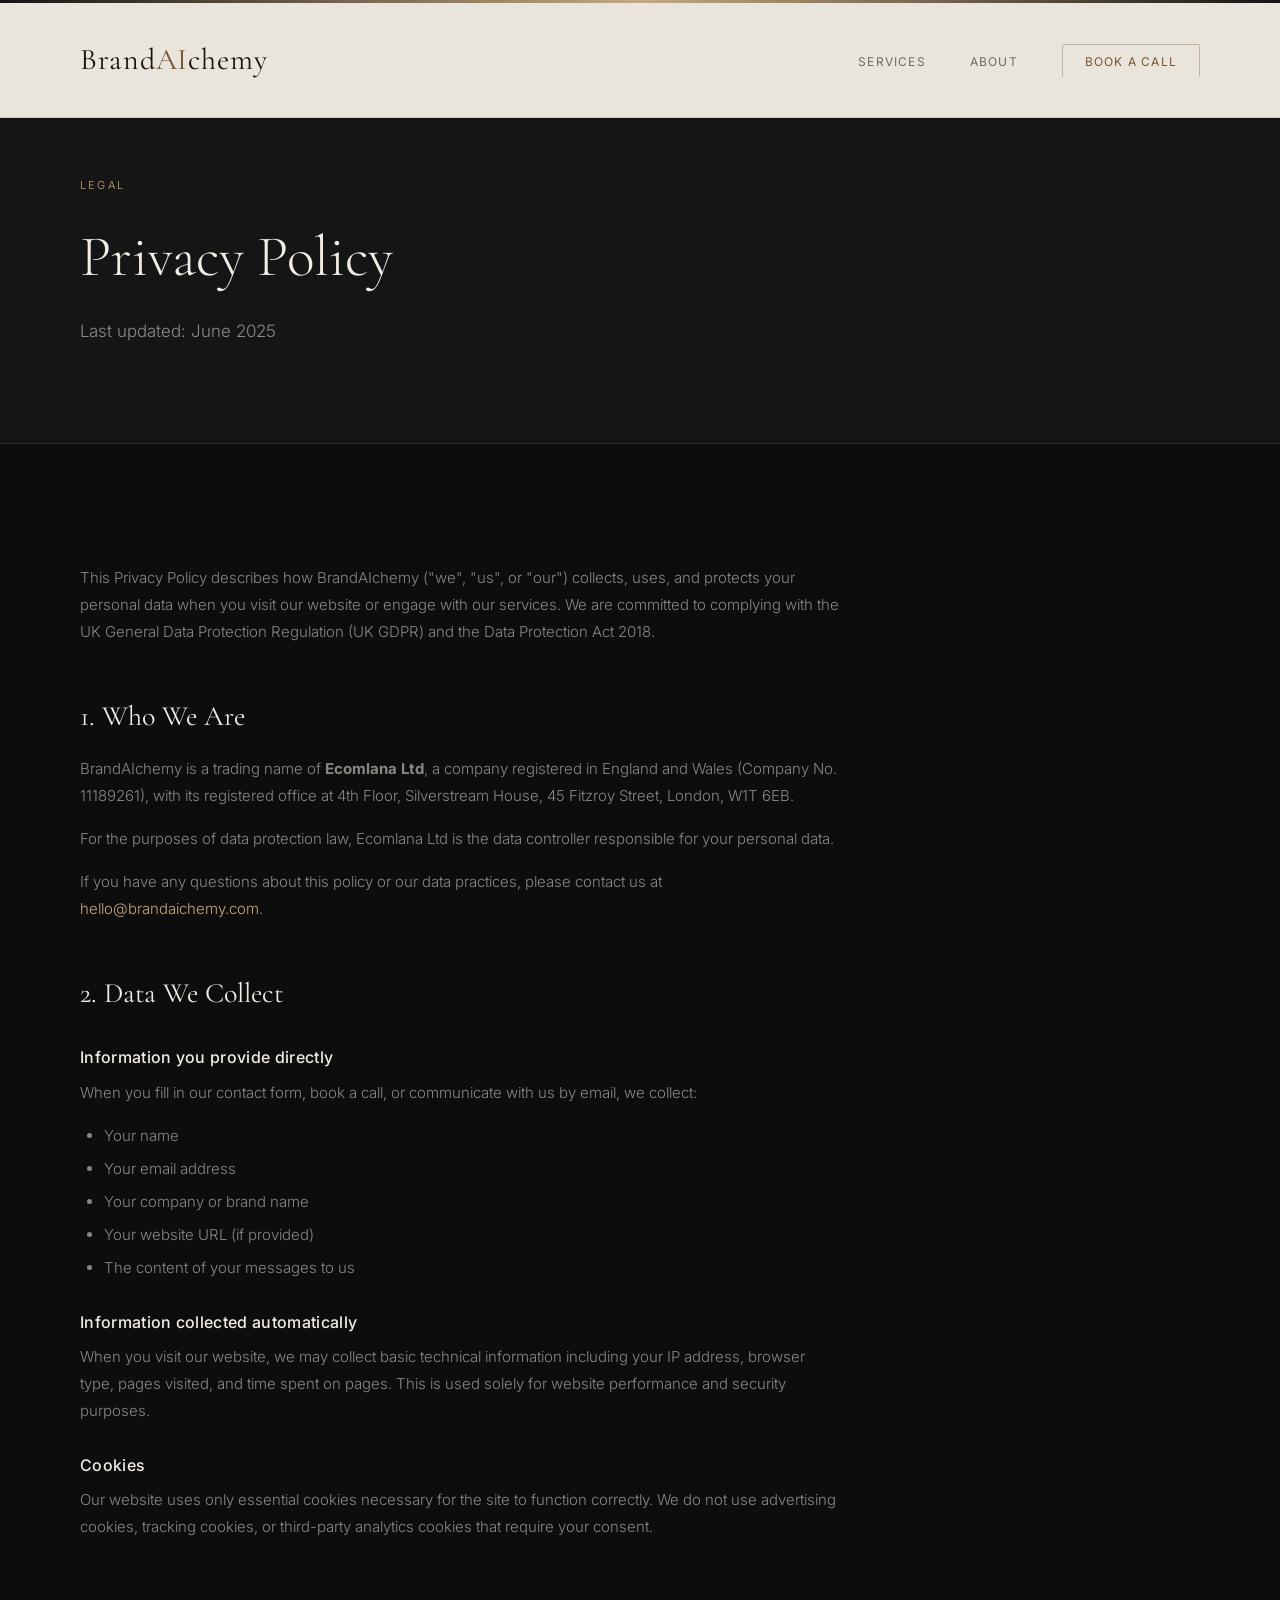
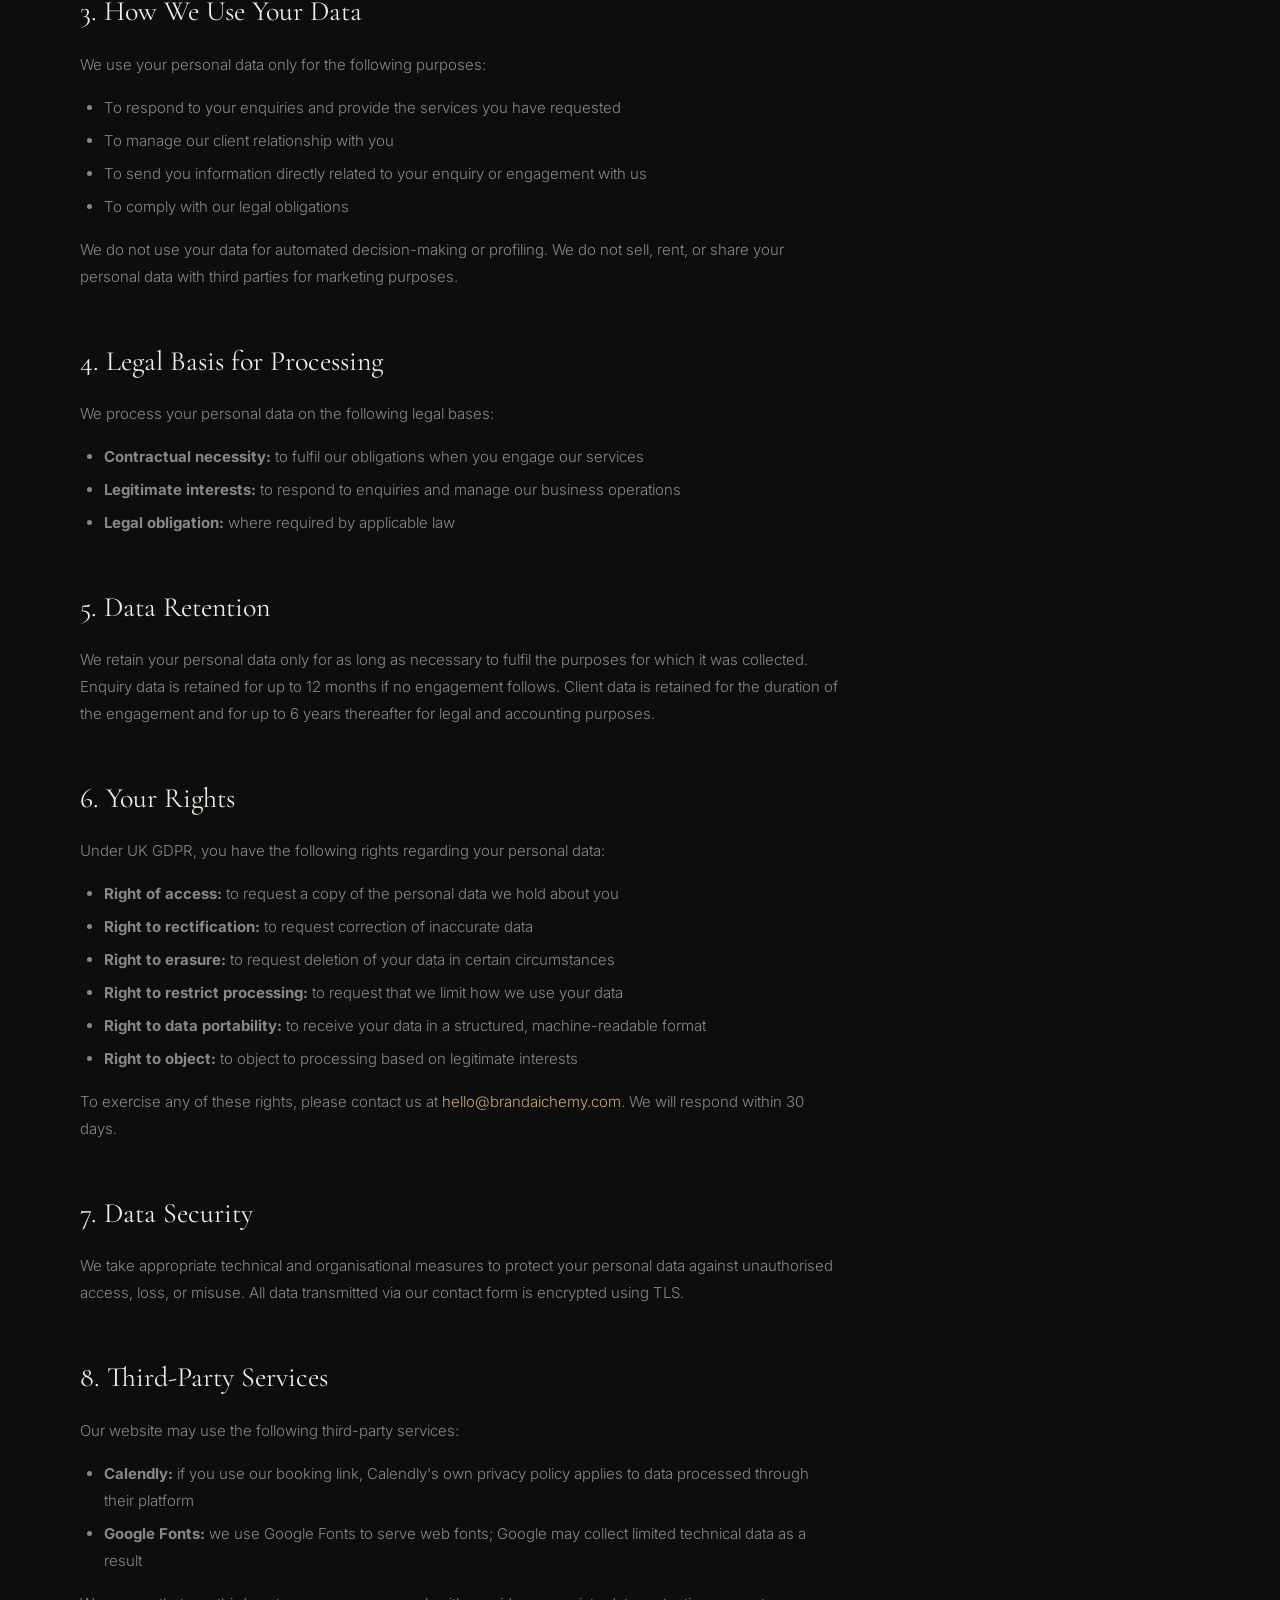
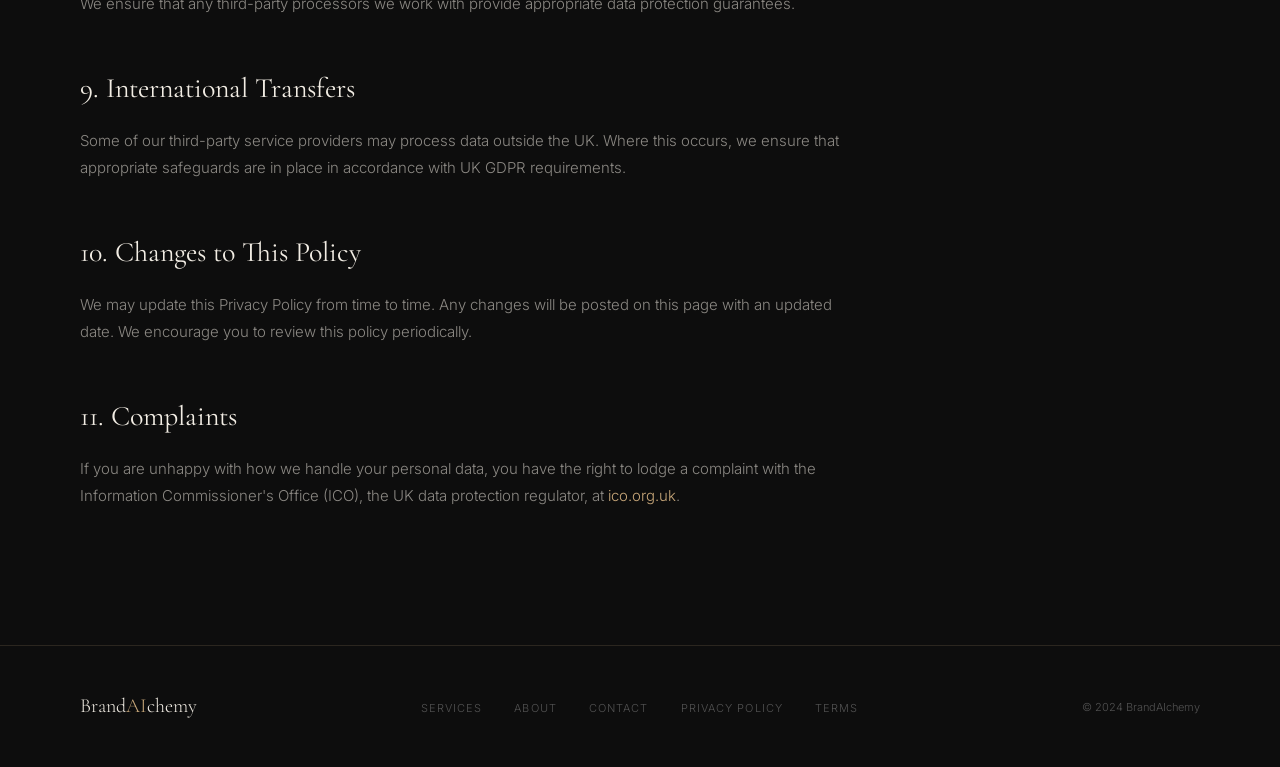
<file: privacy-policy/index.html>
<!DOCTYPE html>
<html lang="en">
<head>
  <meta charset="UTF-8">
  <meta name="viewport" content="width=device-width, initial-scale=1.0">
  <title>Privacy Policy — BrandAIchemy</title>
  <link rel="stylesheet" href="/style.css">
  <link rel="icon" href="/favikon.jpg">
  <meta name="robots" content="index, follow">
  <link rel="canonical" href="https://brandaichemy.com/privacy-policy/">
  <meta property="og:title" content="Privacy Policy — BrandAIchemy">
  <meta property="og:url" content="https://brandaichemy.com/privacy-policy/">
  <meta property="og:site_name" content="BrandAIchemy">
</head>
<body>

<nav class="solid">
  <a href="/" class="logo">Brand<span>AI</span>chemy</a>
  <ul class="nav-links">
    <li><a href="/services/">Services</a></li>
    <li><a href="/about/">About</a></li>
    <li><a href="/contact/" class="nav-cta">Book a call</a></li>
  </ul>
</nav>

<div class="page-hero">
  <p class="label">Legal</p>
  <h1 class="serif-lg">Privacy Policy</h1>
  <p class="body-text">Last updated: June 2025</p>
</div>

<section>
  <div class="prose">

    <p>This Privacy Policy describes how BrandAIchemy ("we", "us", or "our") collects, uses, and protects your personal data when you visit our website or engage with our services. We are committed to complying with the UK General Data Protection Regulation (UK GDPR) and the Data Protection Act 2018.</p>

    <h2>1. Who We Are</h2>
    <p>BrandAIchemy is a trading name of <strong>Ecomlana Ltd</strong>, a company registered in England and Wales (Company No. 11189261), with its registered office at 4th Floor, Silverstream House, 45 Fitzroy Street, London, W1T 6EB.</p>
    <p>For the purposes of data protection law, Ecomlana Ltd is the data controller responsible for your personal data.</p>
    <p>If you have any questions about this policy or our data practices, please contact us at <a href="mailto:hello@brandaichemy.com">hello@brandaichemy.com</a>.</p>

    <h2>2. Data We Collect</h2>

    <h3>Information you provide directly</h3>
    <p>When you fill in our contact form, book a call, or communicate with us by email, we collect:</p>
    <ul>
      <li>Your name</li>
      <li>Your email address</li>
      <li>Your company or brand name</li>
      <li>Your website URL (if provided)</li>
      <li>The content of your messages to us</li>
    </ul>

    <h3>Information collected automatically</h3>
    <p>When you visit our website, we may collect basic technical information including your IP address, browser type, pages visited, and time spent on pages. This is used solely for website performance and security purposes.</p>

    <h3>Cookies</h3>
    <p>Our website uses only essential cookies necessary for the site to function correctly. We do not use advertising cookies, tracking cookies, or third-party analytics cookies that require your consent.</p>

    <h2>3. How We Use Your Data</h2>
    <p>We use your personal data only for the following purposes:</p>
    <ul>
      <li>To respond to your enquiries and provide the services you have requested</li>
      <li>To manage our client relationship with you</li>
      <li>To send you information directly related to your enquiry or engagement with us</li>
      <li>To comply with our legal obligations</li>
    </ul>
    <p>We do not use your data for automated decision-making or profiling. We do not sell, rent, or share your personal data with third parties for marketing purposes.</p>

    <h2>4. Legal Basis for Processing</h2>
    <p>We process your personal data on the following legal bases:</p>
    <ul>
      <li><strong>Contractual necessity:</strong> to fulfil our obligations when you engage our services</li>
      <li><strong>Legitimate interests:</strong> to respond to enquiries and manage our business operations</li>
      <li><strong>Legal obligation:</strong> where required by applicable law</li>
    </ul>

    <h2>5. Data Retention</h2>
    <p>We retain your personal data only for as long as necessary to fulfil the purposes for which it was collected. Enquiry data is retained for up to 12 months if no engagement follows. Client data is retained for the duration of the engagement and for up to 6 years thereafter for legal and accounting purposes.</p>

    <h2>6. Your Rights</h2>
    <p>Under UK GDPR, you have the following rights regarding your personal data:</p>
    <ul>
      <li><strong>Right of access:</strong> to request a copy of the personal data we hold about you</li>
      <li><strong>Right to rectification:</strong> to request correction of inaccurate data</li>
      <li><strong>Right to erasure:</strong> to request deletion of your data in certain circumstances</li>
      <li><strong>Right to restrict processing:</strong> to request that we limit how we use your data</li>
      <li><strong>Right to data portability:</strong> to receive your data in a structured, machine-readable format</li>
      <li><strong>Right to object:</strong> to object to processing based on legitimate interests</li>
    </ul>
    <p>To exercise any of these rights, please contact us at <a href="mailto:hello@brandaichemy.com">hello@brandaichemy.com</a>. We will respond within 30 days.</p>

    <h2>7. Data Security</h2>
    <p>We take appropriate technical and organisational measures to protect your personal data against unauthorised access, loss, or misuse. All data transmitted via our contact form is encrypted using TLS.</p>

    <h2>8. Third-Party Services</h2>
    <p>Our website may use the following third-party services:</p>
    <ul>
      <li><strong>Calendly:</strong> if you use our booking link, Calendly's own privacy policy applies to data processed through their platform</li>
      <li><strong>Google Fonts:</strong> we use Google Fonts to serve web fonts; Google may collect limited technical data as a result</li>
    </ul>
    <p>We ensure that any third-party processors we work with provide appropriate data protection guarantees.</p>

    <h2>9. International Transfers</h2>
    <p>Some of our third-party service providers may process data outside the UK. Where this occurs, we ensure that appropriate safeguards are in place in accordance with UK GDPR requirements.</p>

    <h2>10. Changes to This Policy</h2>
    <p>We may update this Privacy Policy from time to time. Any changes will be posted on this page with an updated date. We encourage you to review this policy periodically.</p>

    <h2>11. Complaints</h2>
    <p>If you are unhappy with how we handle your personal data, you have the right to lodge a complaint with the Information Commissioner's Office (ICO), the UK data protection regulator, at <a href="https://ico.org.uk" target="_blank">ico.org.uk</a>.</p>

  </div>
</section>

<footer>
  <a href="/" class="foot-logo">Brand<span>AI</span>chemy</a>
  <ul class="foot-links">
    <li><a href="/services/">Services</a></li>
    <li><a href="/about/">About</a></li>
    <li><a href="/contact/">Contact</a></li>
    <li><a href="/privacy-policy/">Privacy Policy</a></li>
    <li><a href="/terms/">Terms</a></li>
  </ul>
  <span class="foot-copy">© 2024 BrandAIchemy</span>
</footer>
</body>
</html>
</file>
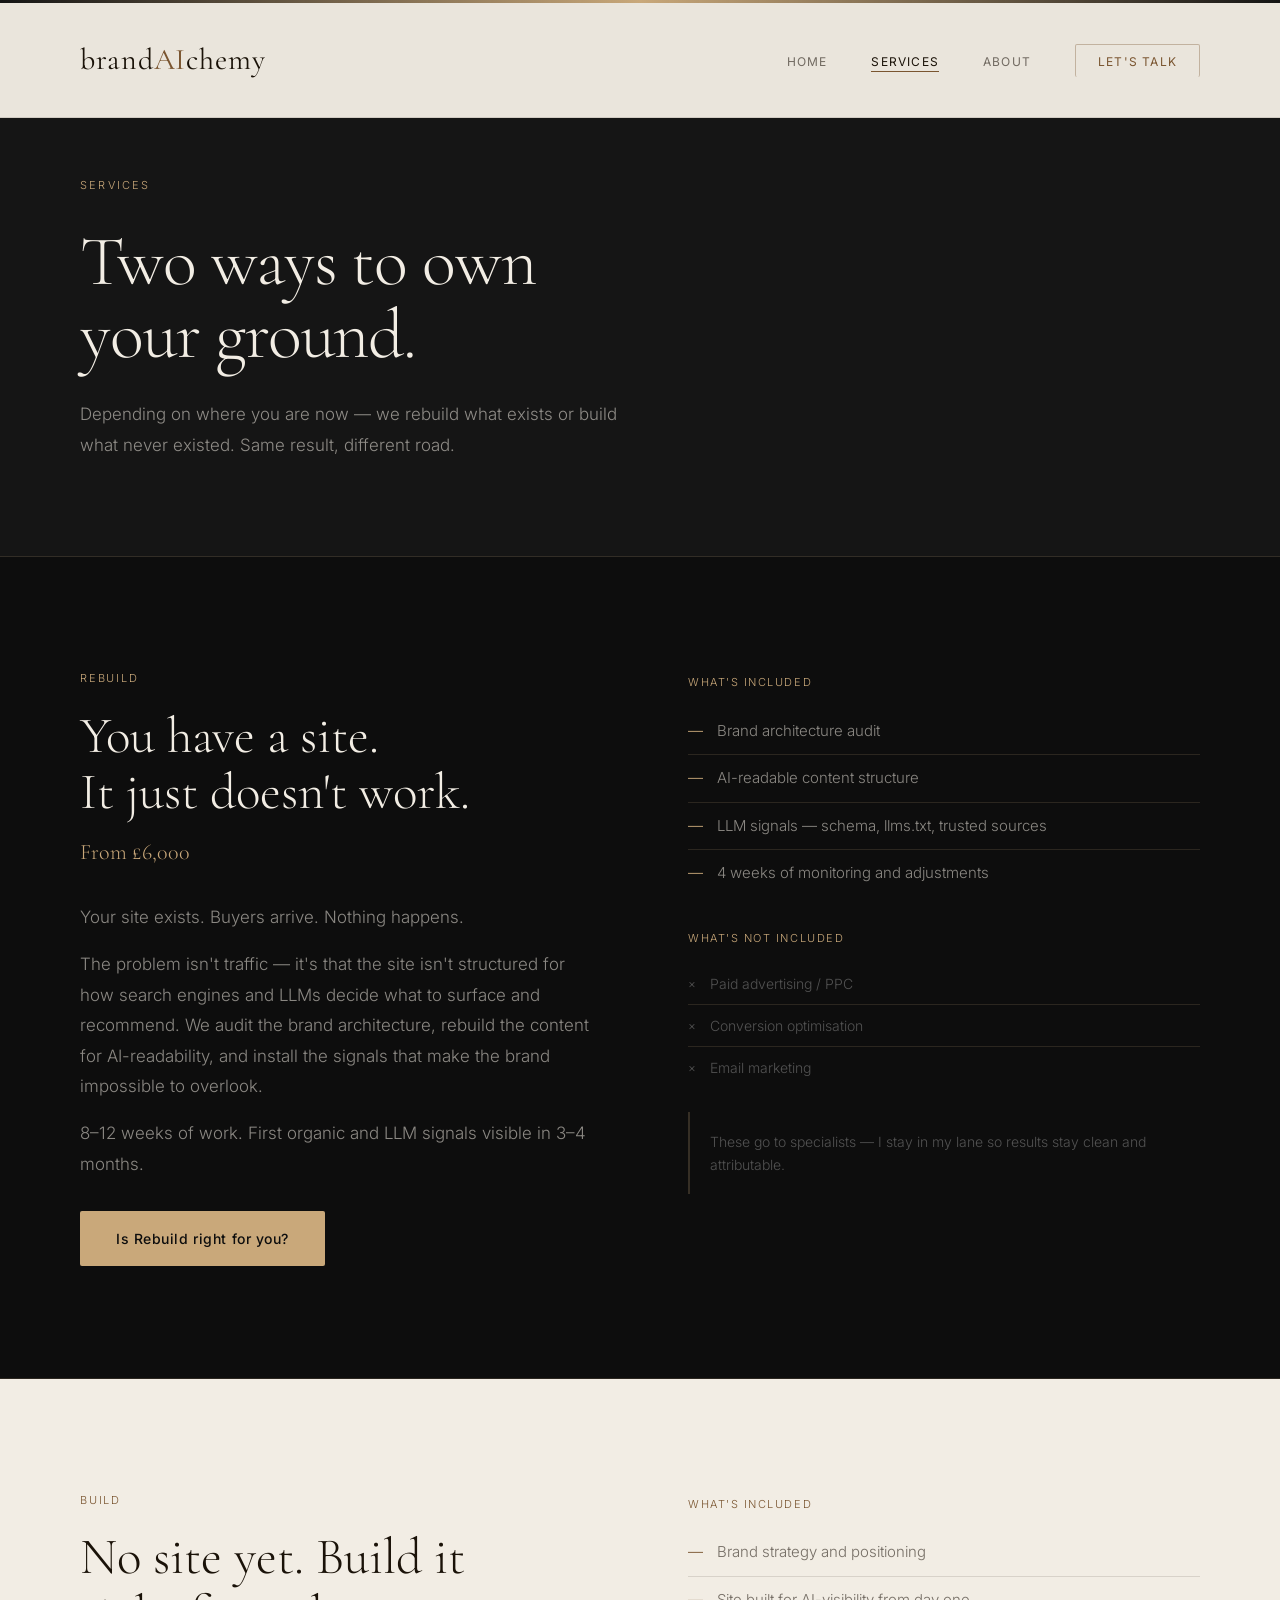
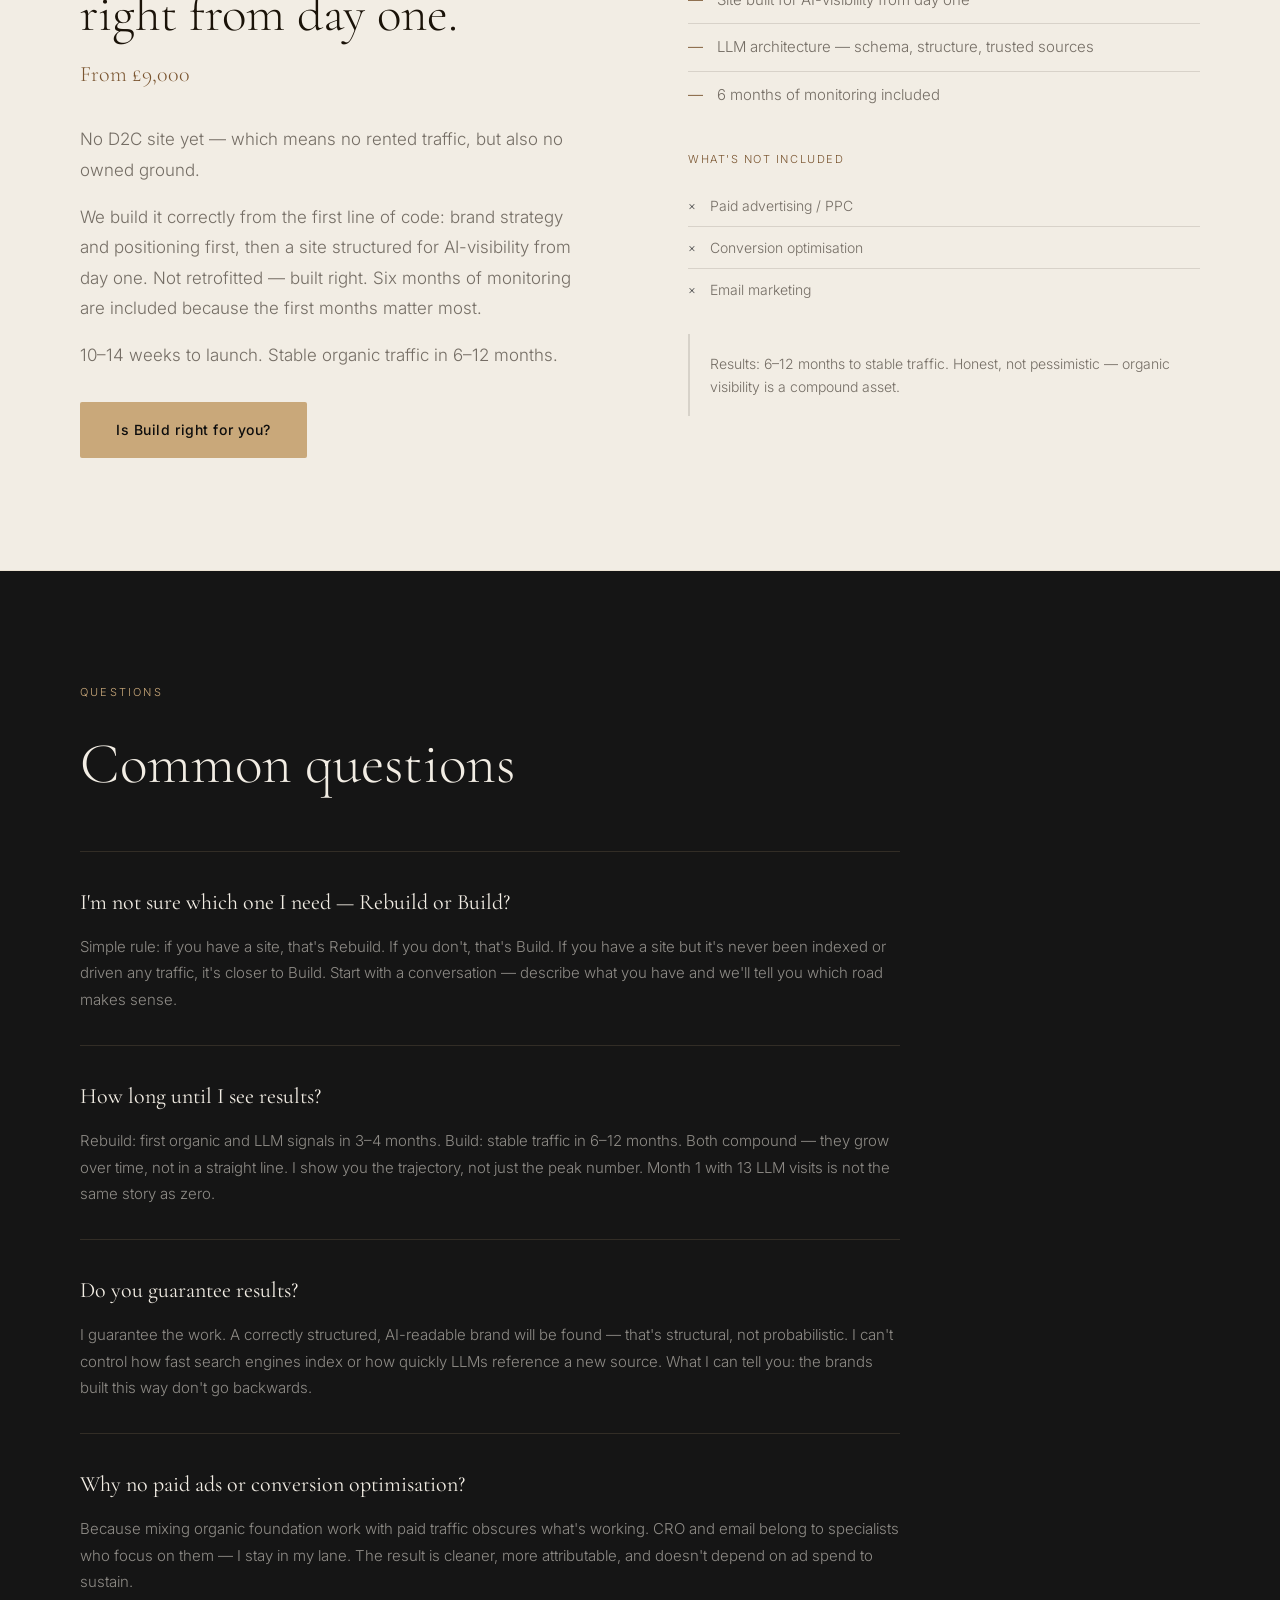
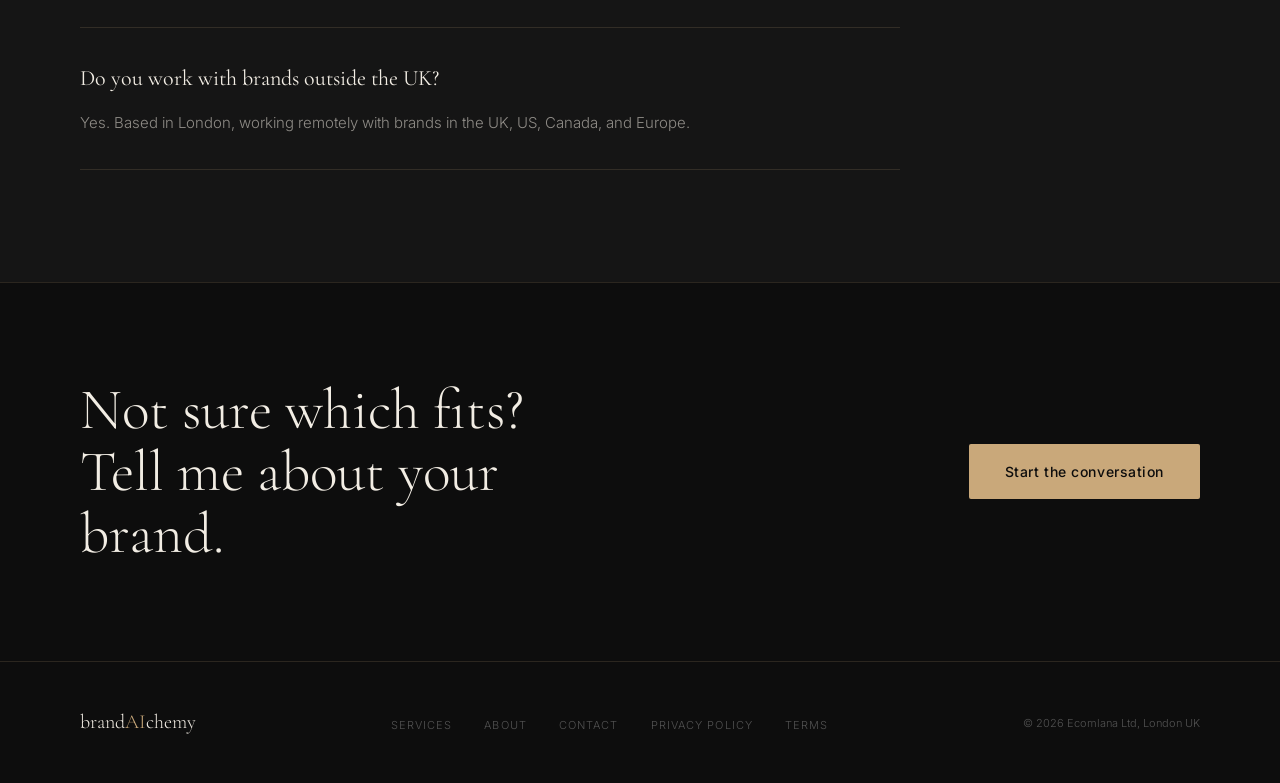
<file: services/index.html>
<!DOCTYPE html>
<html lang="en">
<head>
  <meta charset="UTF-8">
  <meta name="viewport" content="width=device-width, initial-scale=1.0">
  <title>Services — brandAIchemy</title>
  <meta name="description" content="Two ways to build a brand AI finds and chooses: Rebuild an existing site or Build from scratch. Organic and LLM visibility for Amazon sellers moving to D2C.">
  <link rel="stylesheet" href="/style.css">
  <link rel="icon" href="/favikon.jpg">
  <meta name="robots" content="index, follow">
  <link rel="canonical" href="https://brandaichemy.com/services/">
  <meta property="og:title" content="Services — brandAIchemy">
  <meta property="og:description" content="Two ways to own your ground: Rebuild what exists or Build what never existed. Organic and LLM visibility from £6,000.">
  <meta property="og:url" content="https://brandaichemy.com/services/">
  <meta property="og:type" content="website">
  <meta property="og:site_name" content="brandAIchemy">
  <meta name="twitter:card" content="summary_large_image">
  <meta name="twitter:title" content="Services — brandAIchemy">
  <meta name="twitter:description" content="Two ways to own your ground: Rebuild what exists or Build what never existed.">
  <script type="application/ld+json">
  {
    "@context": "https://schema.org",
    "@graph": [
      {
        "@type": "Organization",
        "@id": "https://brandaichemy.com/#organization",
        "name": "brandAIchemy",
        "legalName": "Ecomlana Ltd",
        "url": "https://brandaichemy.com"
      },
      {
        "@type": "Service",
        "name": "Rebuild",
        "provider": { "@id": "https://brandaichemy.com/#organization" },
        "description": "AI-visibility overhaul for Amazon sellers with an existing D2C site that isn't being found.",
        "offers": { "@type": "Offer", "priceCurrency": "GBP", "priceSpecification": { "@type": "PriceSpecification", "minPrice": "6000" } },
        "areaServed": "Worldwide",
        "serviceType": "Brand architecture and AI visibility"
      },
      {
        "@type": "Service",
        "name": "Build",
        "provider": { "@id": "https://brandaichemy.com/#organization" },
        "description": "Brand strategy and D2C site built for AI-visibility from day one, for Amazon brands without an existing website.",
        "offers": { "@type": "Offer", "priceCurrency": "GBP", "priceSpecification": { "@type": "PriceSpecification", "minPrice": "9000" } },
        "areaServed": "Worldwide",
        "serviceType": "Brand strategy and AI-visible website"
      },
      {
        "@type": "FAQPage",
        "mainEntity": [
          {
            "@type": "Question",
            "name": "I'm not sure which service I need — Rebuild or Build?",
            "acceptedAnswer": { "@type": "Answer", "text": "Simple rule: if you have a site, that's Rebuild. If you don't, that's Build. If you have a site but it's never been indexed properly or you've never driven traffic to it, it's closer to Build. Start with a conversation — describe what you have and we'll tell you which road makes more sense." }
          },
          {
            "@type": "Question",
            "name": "How long until I see results?",
            "acceptedAnswer": { "@type": "Answer", "text": "Rebuild: first organic and LLM signals appear in 3–4 months. Build: stable traffic typically takes 6–12 months. Both compound — they grow over time, not in a straight line. I show you the trajectory, not just the peak number." }
          },
          {
            "@type": "Question",
            "name": "Do you guarantee results?",
            "acceptedAnswer": { "@type": "Answer", "text": "I guarantee the work. A correctly structured, AI-readable brand will be found — that's structural, not probabilistic. I can't control indexing speed or how quickly LLMs reference a new source. What I can tell you: the brands built this way don't go backwards." }
          },
          {
            "@type": "Question",
            "name": "What is not included?",
            "acceptedAnswer": { "@type": "Answer", "text": "Paid advertising, PPC, conversion optimisation, and email marketing are explicitly not included in either service. These go to specialists — I stay in my lane so results stay clean." }
          },
          {
            "@type": "Question",
            "name": "Do you work with brands outside the UK?",
            "acceptedAnswer": { "@type": "Answer", "text": "Yes. Based in London, working remotely with brands in the UK, US, Canada, and Europe." }
          }
        ]
      }
    ]
  }
  </script>
  <style>
    .svc-section {
      padding: 7rem var(--pad);
      border-bottom: 1px solid var(--gold-line);
      display: grid;
      grid-template-columns: 1fr 1fr;
      gap: 6rem;
      align-items: start;
    }
    .svc-section:last-of-type { border-bottom: none; }
    .svc-section.alt { background: var(--surface-light); color: var(--dark-text); }
    .svc-section.alt .svc-tag      { color: var(--gold-dark); }
    .svc-section.alt .svc-title    { color: var(--dark-text); }
    .svc-section.alt .svc-price    { color: var(--gold-dark); }
    .svc-section.alt .svc-desc     { color: var(--dark-dim); }
    .svc-section.alt .svc-block-title { color: var(--gold-dark); }
    .svc-section.alt .svc-list li  { color: var(--dark-dim); border-color: var(--dark-line); }
    .svc-section.alt .svc-list li::before { color: var(--gold-dark); }
    .svc-section.alt .svc-not-list li { color: var(--dark-dim); border-color: var(--dark-line); }
    .svc-section.alt .svc-note     { color: var(--dark-dim); border-color: var(--dark-line); }

    .svc-tag {
      font-size: .6875rem;
      letter-spacing: .16em;
      text-transform: uppercase;
      color: var(--gold);
      margin-bottom: 1.25rem;
      display: block;
    }
    .svc-title {
      font-family: 'Cormorant Garamond', serif;
      font-size: clamp(2.25rem, 4vw, 3.25rem);
      font-weight: 300;
      line-height: 1.1;
      margin-bottom: .875rem;
    }
    .svc-price {
      font-family: 'Cormorant Garamond', serif;
      font-size: 1.375rem;
      color: var(--gold);
      margin-bottom: 2rem;
      font-weight: 300;
    }
    .svc-desc {
      font-size: 1.0625rem;
      color: var(--dim);
      line-height: 1.8;
      margin-bottom: 2rem;
    }
    .svc-desc p + p { margin-top: 1rem; }

    .svc-right { padding-top: .25rem; }
    .svc-block-title {
      font-size: .6875rem;
      text-transform: uppercase;
      letter-spacing: .14em;
      color: var(--gold);
      margin-bottom: 1rem;
      margin-top: 2rem;
    }
    .svc-block-title:first-child { margin-top: 0; }

    .svc-list {
      list-style: none;
      margin-bottom: .5rem;
    }
    .svc-list li {
      padding: .75rem 0;
      border-bottom: 1px solid var(--gold-line);
      font-size: .9375rem;
      color: var(--dim);
      display: flex;
      align-items: flex-start;
      gap: .875rem;
      line-height: 1.5;
    }
    .svc-list li:last-child { border-bottom: none; }
    .svc-list li::before { content: '—'; color: var(--gold); flex-shrink: 0; }

    .svc-not-list {
      list-style: none;
      margin-bottom: 1.5rem;
    }
    .svc-not-list li {
      padding: .625rem 0;
      border-bottom: 1px solid var(--gold-line);
      font-size: .875rem;
      color: var(--gray);
      display: flex;
      align-items: flex-start;
      gap: .875rem;
      line-height: 1.5;
    }
    .svc-not-list li:last-child { border-bottom: none; }
    .svc-not-list li::before { content: '×'; color: var(--gray); flex-shrink: 0; font-size: .75rem; margin-top: 2px; }

    .svc-note {
      font-size: .875rem;
      color: var(--gray);
      line-height: 1.65;
      padding: 1.125rem 1.25rem;
      border-left: 2px solid var(--gold-dim);
      margin-top: 1.5rem;
    }

    .faq-section { padding: 7rem var(--pad); background: var(--surface); }
    .faq-grid { margin-top: 3.5rem; display: grid; gap: 0; max-width: 820px; }
    .faq-item { padding: 2rem 0; border-bottom: 1px solid var(--gold-line); }
    .faq-item:first-child { border-top: 1px solid var(--gold-line); }
    .faq-q {
      font-family: 'Cormorant Garamond', serif;
      font-size: 1.375rem;
      font-weight: 400;
      margin-bottom: .875rem;
    }
    .faq-a { font-size: .9375rem; color: var(--dim); line-height: 1.75; }

    .cta-strip {
      background: var(--black);
      border-top: 1px solid var(--gold-line);
      padding: 6rem var(--pad);
      display: flex;
      align-items: center;
      justify-content: space-between;
      gap: 3rem;
    }
    .cta-strip .serif-lg { margin-bottom: 0; max-width: 560px; }

    @media (max-width: 900px) {
      .svc-section { grid-template-columns: 1fr; gap: 3rem; }
      .cta-strip { flex-direction: column; align-items: flex-start; }
    }
  </style>
</head>
<body>

<nav id="nav">
  <a href="/" class="logo">brand<span>AI</span>chemy</a>
  <ul class="nav-links">
    <li><a href="/">Home</a></li>
    <li><a href="/services/" class="active">Services</a></li>
    <li><a href="/about/">About</a></li>
    <li><a href="/contact/" class="nav-cta">Let's talk</a></li>
  </ul>
</nav>

<div class="page-hero fi">
  <p class="label">Services</p>
  <h1 class="serif-xl">Two ways to own<br>your ground.</h1>
  <p class="body-text" style="margin-top:1.75rem">Depending on where you are now — we rebuild what exists or build what never existed. Same result, different road.</p>
</div>

<!-- REBUILD -->
<div class="svc-section" id="rebuild">
  <div>
    <span class="svc-tag fi">Rebuild</span>
    <h2 class="svc-title fi">You have a site.<br>It just doesn't work.</h2>
    <p class="svc-price fi">From £6,000</p>
    <div class="svc-desc fi">
      <p>Your site exists. Buyers arrive. Nothing happens.</p>
      <p>The problem isn't traffic — it's that the site isn't structured for how search engines and LLMs decide what to surface and recommend. We audit the brand architecture, rebuild the content for AI-readability, and install the signals that make the brand impossible to overlook.</p>
      <p>8–12 weeks of work. First organic and LLM signals visible in 3–4 months.</p>
    </div>
    <a href="/contact/" class="btn-gold fi">Is Rebuild right for you?</a>
  </div>
  <div class="svc-right fi" style="transition-delay:.12s">
    <p class="svc-block-title">What's included</p>
    <ul class="svc-list">
      <li>Brand architecture audit</li>
      <li>AI-readable content structure</li>
      <li>LLM signals — schema, llms.txt, trusted sources</li>
      <li>4 weeks of monitoring and adjustments</li>
    </ul>
    <p class="svc-block-title">What's not included</p>
    <ul class="svc-not-list">
      <li>Paid advertising / PPC</li>
      <li>Conversion optimisation</li>
      <li>Email marketing</li>
    </ul>
    <p class="svc-note">These go to specialists — I stay in my lane so results stay clean and attributable.</p>
  </div>
</div>

<!-- BUILD -->
<div class="svc-section alt" id="build">
  <div>
    <span class="svc-tag fi">Build</span>
    <h2 class="svc-title fi">No site yet. Build it<br>right from day one.</h2>
    <p class="svc-price fi">From £9,000</p>
    <div class="svc-desc fi">
      <p>No D2C site yet — which means no rented traffic, but also no owned ground.</p>
      <p>We build it correctly from the first line of code: brand strategy and positioning first, then a site structured for AI-visibility from day one. Not retrofitted — built right. Six months of monitoring are included because the first months matter most.</p>
      <p>10–14 weeks to launch. Stable organic traffic in 6–12 months.</p>
    </div>
    <a href="/contact/" class="btn-gold fi">Is Build right for you?</a>
  </div>
  <div class="svc-right fi" style="transition-delay:.12s">
    <p class="svc-block-title">What's included</p>
    <ul class="svc-list">
      <li>Brand strategy and positioning</li>
      <li>Site built for AI-visibility from day one</li>
      <li>LLM architecture — schema, structure, trusted sources</li>
      <li>6 months of monitoring included</li>
    </ul>
    <p class="svc-block-title">What's not included</p>
    <ul class="svc-not-list">
      <li>Paid advertising / PPC</li>
      <li>Conversion optimisation</li>
      <li>Email marketing</li>
    </ul>
    <p class="svc-note">Results: 6–12 months to stable traffic. Honest, not pessimistic — organic visibility is a compound asset.</p>
  </div>
</div>

<!-- FAQ -->
<section class="faq-section">
  <p class="label">Questions</p>
  <h2 class="serif-lg fi">Common questions</h2>
  <div class="faq-grid">
    <div class="faq-item fi">
      <h3 class="faq-q">I'm not sure which one I need — Rebuild or Build?</h3>
      <p class="faq-a">Simple rule: if you have a site, that's Rebuild. If you don't, that's Build. If you have a site but it's never been indexed or driven any traffic, it's closer to Build. Start with a conversation — describe what you have and we'll tell you which road makes sense.</p>
    </div>
    <div class="faq-item fi">
      <h3 class="faq-q">How long until I see results?</h3>
      <p class="faq-a">Rebuild: first organic and LLM signals in 3–4 months. Build: stable traffic in 6–12 months. Both compound — they grow over time, not in a straight line. I show you the trajectory, not just the peak number. Month 1 with 13 LLM visits is not the same story as zero.</p>
    </div>
    <div class="faq-item fi">
      <h3 class="faq-q">Do you guarantee results?</h3>
      <p class="faq-a">I guarantee the work. A correctly structured, AI-readable brand will be found — that's structural, not probabilistic. I can't control how fast search engines index or how quickly LLMs reference a new source. What I can tell you: the brands built this way don't go backwards.</p>
    </div>
    <div class="faq-item fi">
      <h3 class="faq-q">Why no paid ads or conversion optimisation?</h3>
      <p class="faq-a">Because mixing organic foundation work with paid traffic obscures what's working. CRO and email belong to specialists who focus on them — I stay in my lane. The result is cleaner, more attributable, and doesn't depend on ad spend to sustain.</p>
    </div>
    <div class="faq-item fi">
      <h3 class="faq-q">Do you work with brands outside the UK?</h3>
      <p class="faq-a">Yes. Based in London, working remotely with brands in the UK, US, Canada, and Europe.</p>
    </div>
  </div>
</section>

<div class="cta-strip">
  <h2 class="serif-lg fi">Not sure which fits?<br>Tell me about your brand.</h2>
  <a href="/contact/" class="btn-gold fi">Start the conversation</a>
</div>

<footer>
  <a href="/" class="foot-logo">brand<span>AI</span>chemy</a>
  <ul class="foot-links">
    <li><a href="/services/">Services</a></li>
    <li><a href="/about/">About</a></li>
    <li><a href="/contact/">Contact</a></li>
    <li><a href="/privacy-policy/">Privacy Policy</a></li>
    <li><a href="/terms/">Terms</a></li>
  </ul>
  <span class="foot-copy">© 2026 Ecomlana Ltd, London UK</span>
</footer>

<script>
  const nav = document.getElementById('nav');
  window.addEventListener('scroll', () => { nav.classList.toggle('scrolled', window.scrollY > 80); }, { passive: true });
  const io = new IntersectionObserver(e => e.forEach(x => { if (x.isIntersecting) { x.target.classList.add('on'); io.unobserve(x.target); } }), { threshold: 0.1 });
  document.querySelectorAll('.fi').forEach(el => io.observe(el));
</script>
</body>
</html>
</file>
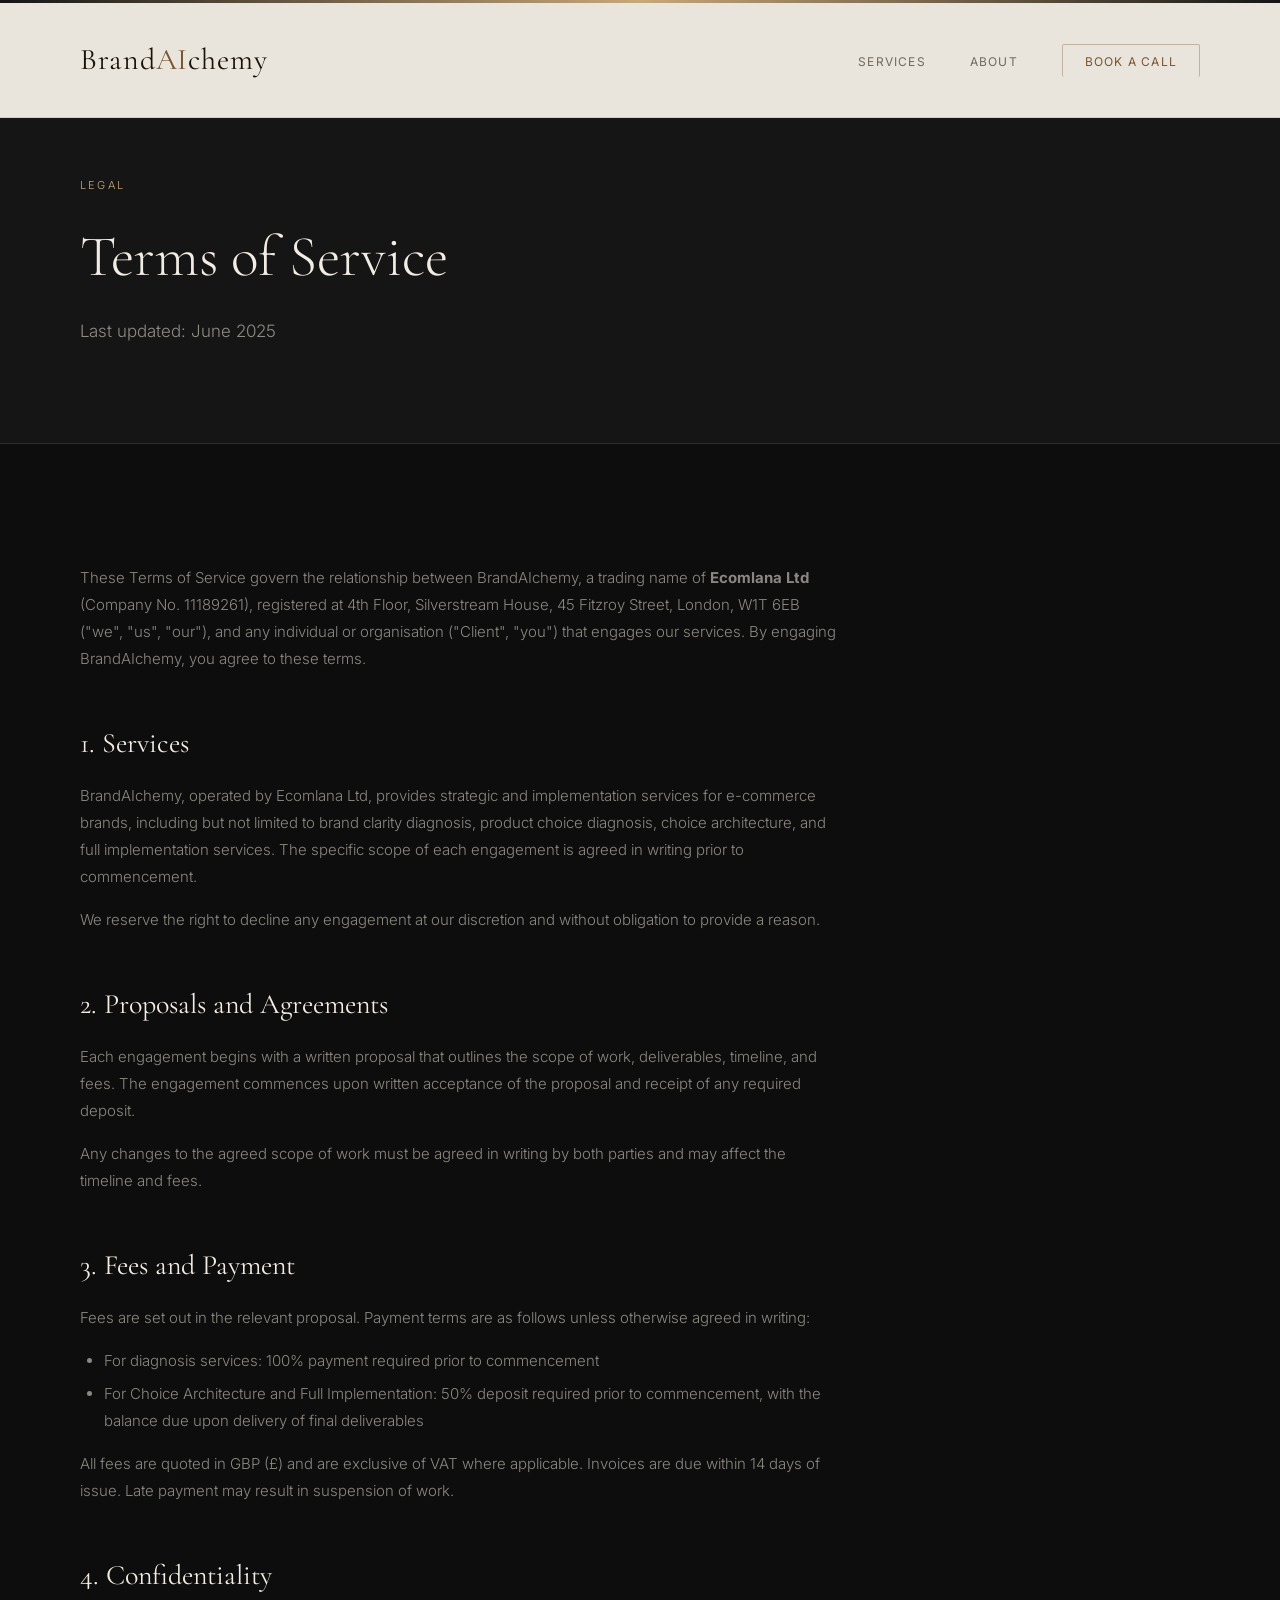
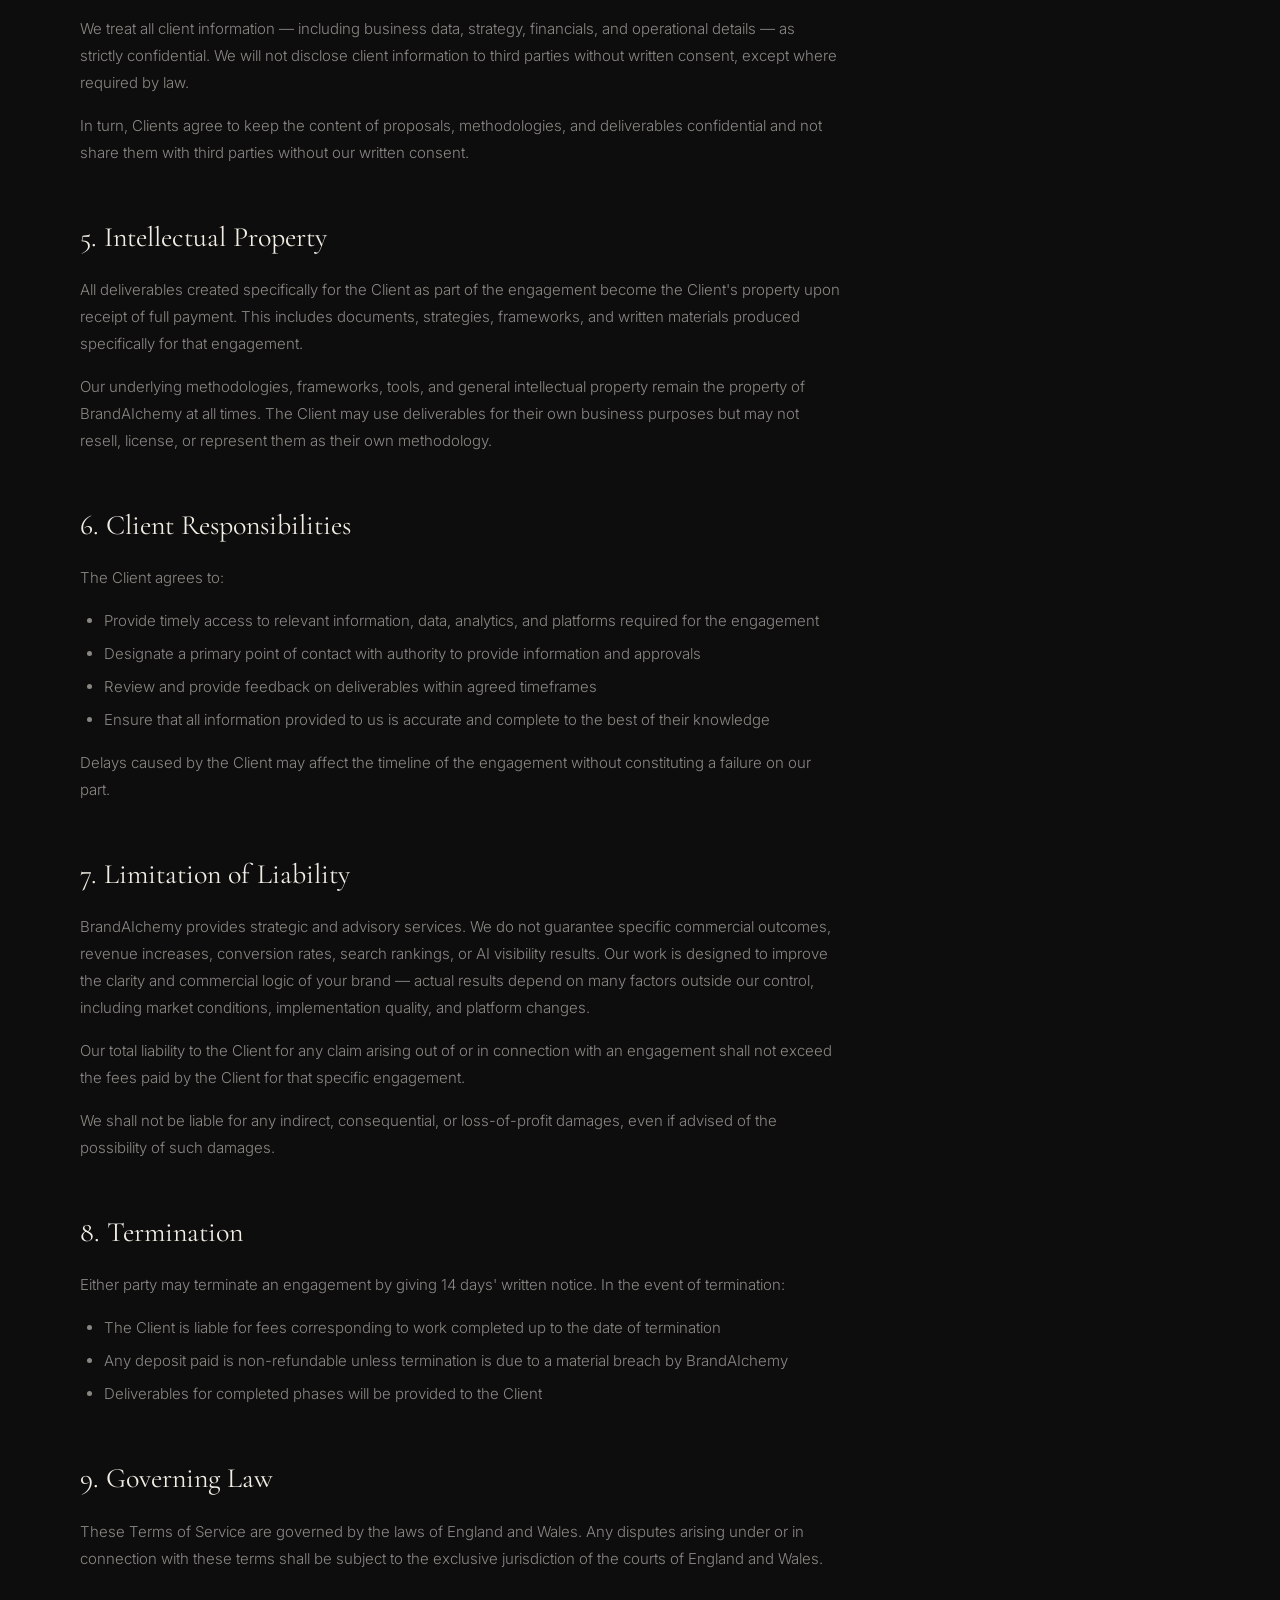
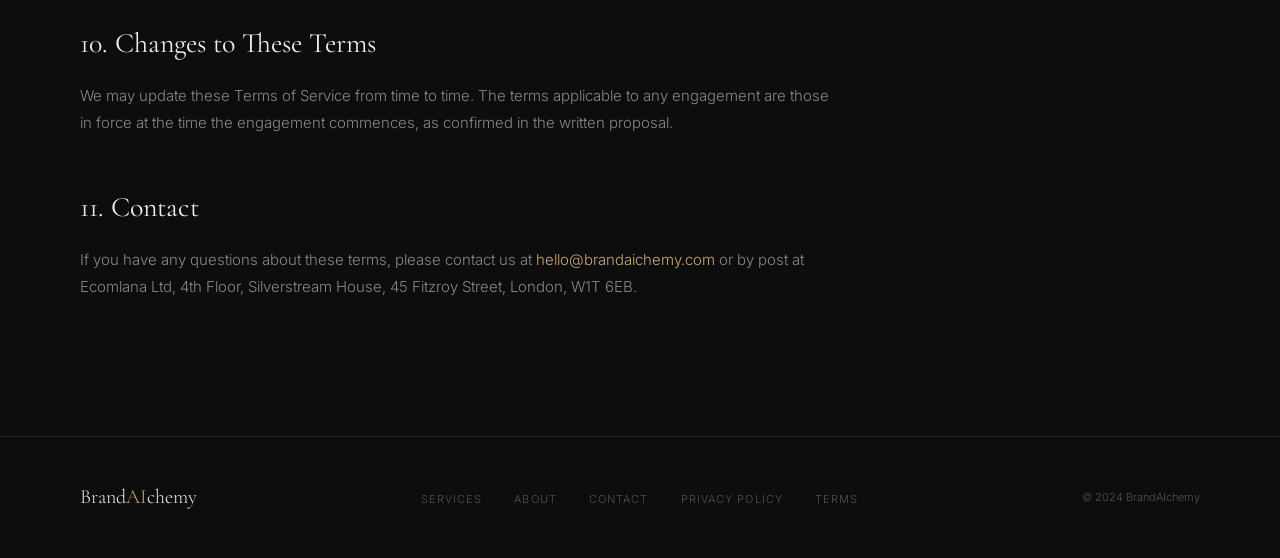
<file: terms/index.html>
<!DOCTYPE html>
<html lang="en">
<head>
  <meta charset="UTF-8">
  <meta name="viewport" content="width=device-width, initial-scale=1.0">
  <title>Terms of Service — BrandAIchemy</title>
  <link rel="stylesheet" href="/style.css">
  <link rel="icon" href="/favikon.jpg">
  <meta name="robots" content="index, follow">
  <link rel="canonical" href="https://brandaichemy.com/terms/">
  <meta property="og:title" content="Terms of Service — BrandAIchemy">
  <meta property="og:url" content="https://brandaichemy.com/terms/">
  <meta property="og:site_name" content="BrandAIchemy">
</head>
<body>

<nav class="solid">
  <a href="/" class="logo">Brand<span>AI</span>chemy</a>
  <ul class="nav-links">
    <li><a href="/services/">Services</a></li>
    <li><a href="/about/">About</a></li>
    <li><a href="/contact/" class="nav-cta">Book a call</a></li>
  </ul>
</nav>

<div class="page-hero">
  <p class="label">Legal</p>
  <h1 class="serif-lg">Terms of Service</h1>
  <p class="body-text">Last updated: June 2025</p>
</div>

<section>
  <div class="prose">

    <p>These Terms of Service govern the relationship between BrandAIchemy, a trading name of <strong>Ecomlana Ltd</strong> (Company No. 11189261), registered at 4th Floor, Silverstream House, 45 Fitzroy Street, London, W1T 6EB ("we", "us", "our"), and any individual or organisation ("Client", "you") that engages our services. By engaging BrandAIchemy, you agree to these terms.</p>

    <h2>1. Services</h2>
    <p>BrandAIchemy, operated by Ecomlana Ltd, provides strategic and implementation services for e-commerce brands, including but not limited to brand clarity diagnosis, product choice diagnosis, choice architecture, and full implementation services. The specific scope of each engagement is agreed in writing prior to commencement.</p>
    <p>We reserve the right to decline any engagement at our discretion and without obligation to provide a reason.</p>

    <h2>2. Proposals and Agreements</h2>
    <p>Each engagement begins with a written proposal that outlines the scope of work, deliverables, timeline, and fees. The engagement commences upon written acceptance of the proposal and receipt of any required deposit.</p>
    <p>Any changes to the agreed scope of work must be agreed in writing by both parties and may affect the timeline and fees.</p>

    <h2>3. Fees and Payment</h2>
    <p>Fees are set out in the relevant proposal. Payment terms are as follows unless otherwise agreed in writing:</p>
    <ul>
      <li>For diagnosis services: 100% payment required prior to commencement</li>
      <li>For Choice Architecture and Full Implementation: 50% deposit required prior to commencement, with the balance due upon delivery of final deliverables</li>
    </ul>
    <p>All fees are quoted in GBP (£) and are exclusive of VAT where applicable. Invoices are due within 14 days of issue. Late payment may result in suspension of work.</p>

    <h2>4. Confidentiality</h2>
    <p>We treat all client information — including business data, strategy, financials, and operational details — as strictly confidential. We will not disclose client information to third parties without written consent, except where required by law.</p>
    <p>In turn, Clients agree to keep the content of proposals, methodologies, and deliverables confidential and not share them with third parties without our written consent.</p>

    <h2>5. Intellectual Property</h2>
    <p>All deliverables created specifically for the Client as part of the engagement become the Client's property upon receipt of full payment. This includes documents, strategies, frameworks, and written materials produced specifically for that engagement.</p>
    <p>Our underlying methodologies, frameworks, tools, and general intellectual property remain the property of BrandAIchemy at all times. The Client may use deliverables for their own business purposes but may not resell, license, or represent them as their own methodology.</p>

    <h2>6. Client Responsibilities</h2>
    <p>The Client agrees to:</p>
    <ul>
      <li>Provide timely access to relevant information, data, analytics, and platforms required for the engagement</li>
      <li>Designate a primary point of contact with authority to provide information and approvals</li>
      <li>Review and provide feedback on deliverables within agreed timeframes</li>
      <li>Ensure that all information provided to us is accurate and complete to the best of their knowledge</li>
    </ul>
    <p>Delays caused by the Client may affect the timeline of the engagement without constituting a failure on our part.</p>

    <h2>7. Limitation of Liability</h2>
    <p>BrandAIchemy provides strategic and advisory services. We do not guarantee specific commercial outcomes, revenue increases, conversion rates, search rankings, or AI visibility results. Our work is designed to improve the clarity and commercial logic of your brand — actual results depend on many factors outside our control, including market conditions, implementation quality, and platform changes.</p>
    <p>Our total liability to the Client for any claim arising out of or in connection with an engagement shall not exceed the fees paid by the Client for that specific engagement.</p>
    <p>We shall not be liable for any indirect, consequential, or loss-of-profit damages, even if advised of the possibility of such damages.</p>

    <h2>8. Termination</h2>
    <p>Either party may terminate an engagement by giving 14 days' written notice. In the event of termination:</p>
    <ul>
      <li>The Client is liable for fees corresponding to work completed up to the date of termination</li>
      <li>Any deposit paid is non-refundable unless termination is due to a material breach by BrandAIchemy</li>
      <li>Deliverables for completed phases will be provided to the Client</li>
    </ul>

    <h2>9. Governing Law</h2>
    <p>These Terms of Service are governed by the laws of England and Wales. Any disputes arising under or in connection with these terms shall be subject to the exclusive jurisdiction of the courts of England and Wales.</p>

    <h2>10. Changes to These Terms</h2>
    <p>We may update these Terms of Service from time to time. The terms applicable to any engagement are those in force at the time the engagement commences, as confirmed in the written proposal.</p>

    <h2>11. Contact</h2>
    <p>If you have any questions about these terms, please contact us at <a href="mailto:hello@brandaichemy.com">hello@brandaichemy.com</a> or by post at Ecomlana Ltd, 4th Floor, Silverstream House, 45 Fitzroy Street, London, W1T 6EB.</p>

  </div>
</section>

<footer>
  <a href="/" class="foot-logo">Brand<span>AI</span>chemy</a>
  <ul class="foot-links">
    <li><a href="/services/">Services</a></li>
    <li><a href="/about/">About</a></li>
    <li><a href="/contact/">Contact</a></li>
    <li><a href="/privacy-policy/">Privacy Policy</a></li>
    <li><a href="/terms/">Terms</a></li>
  </ul>
  <span class="foot-copy">© 2024 BrandAIchemy</span>
</footer>
</body>
</html>
</file>
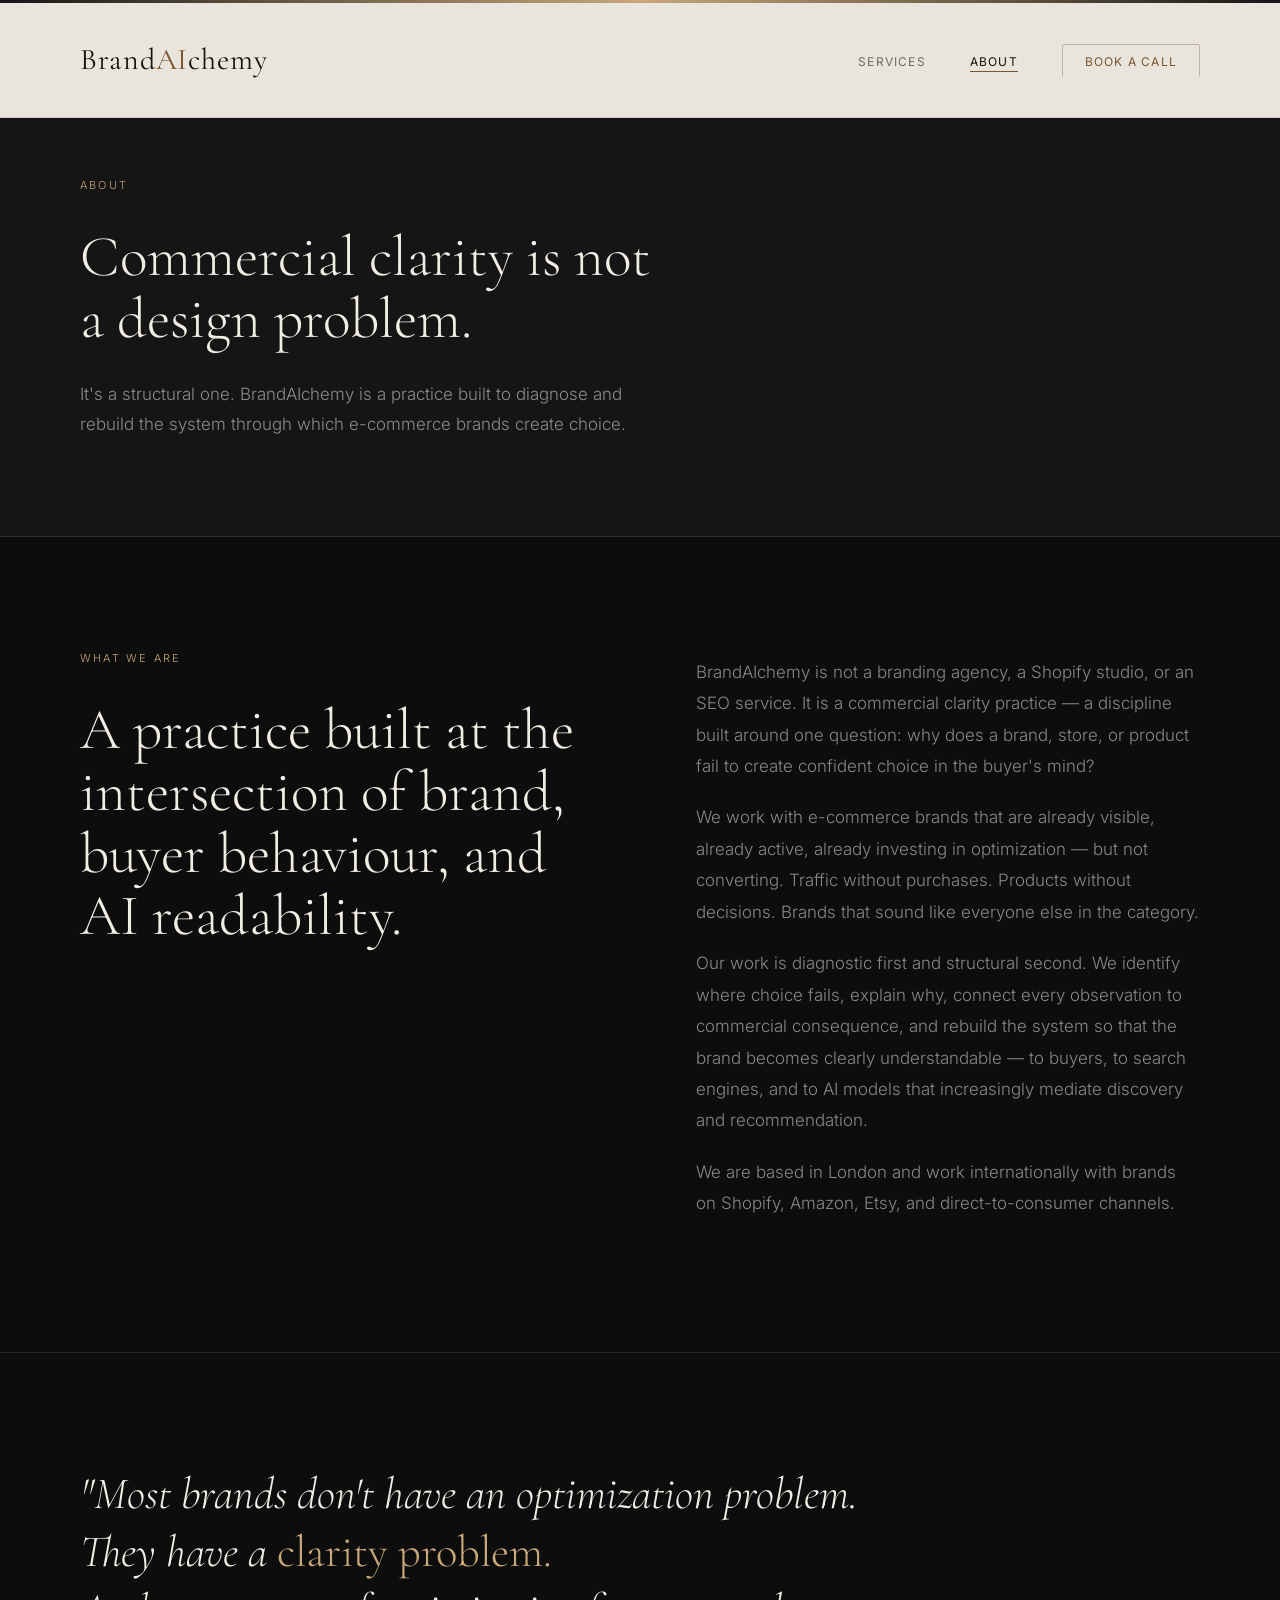
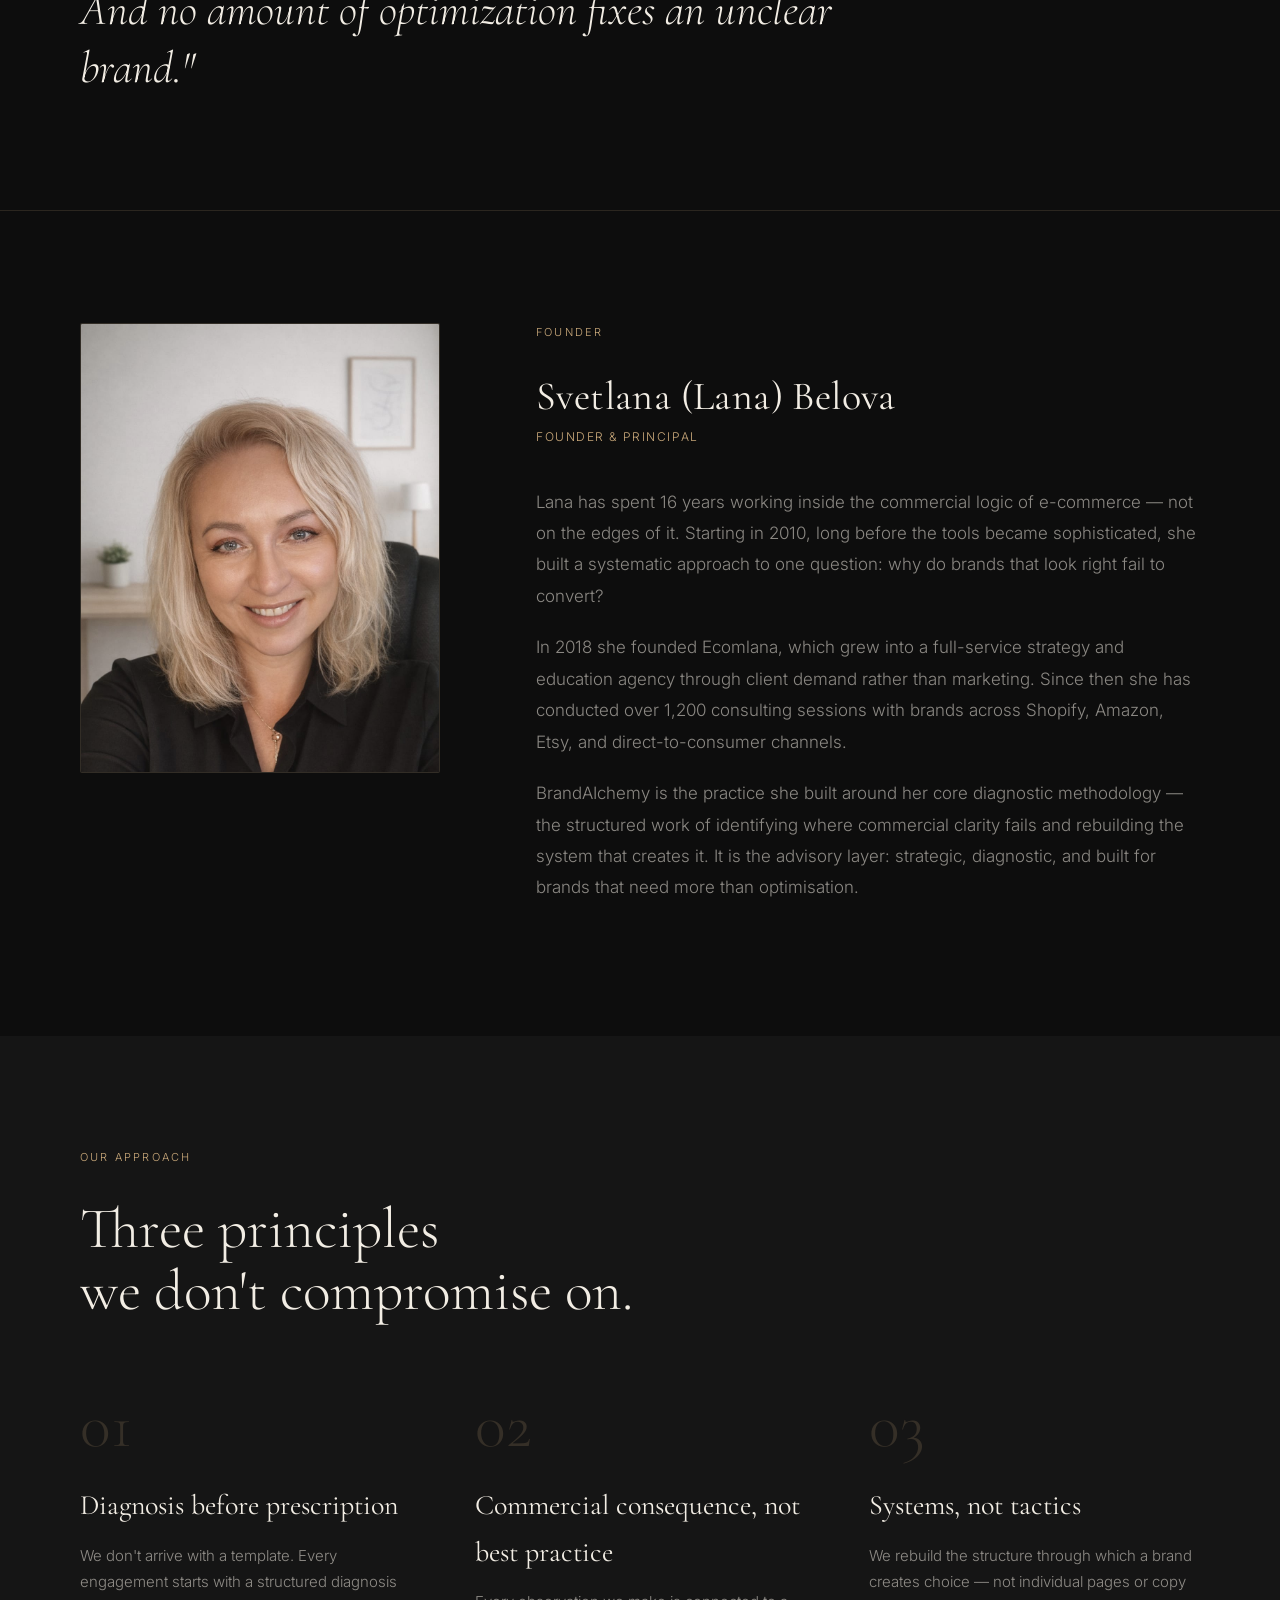
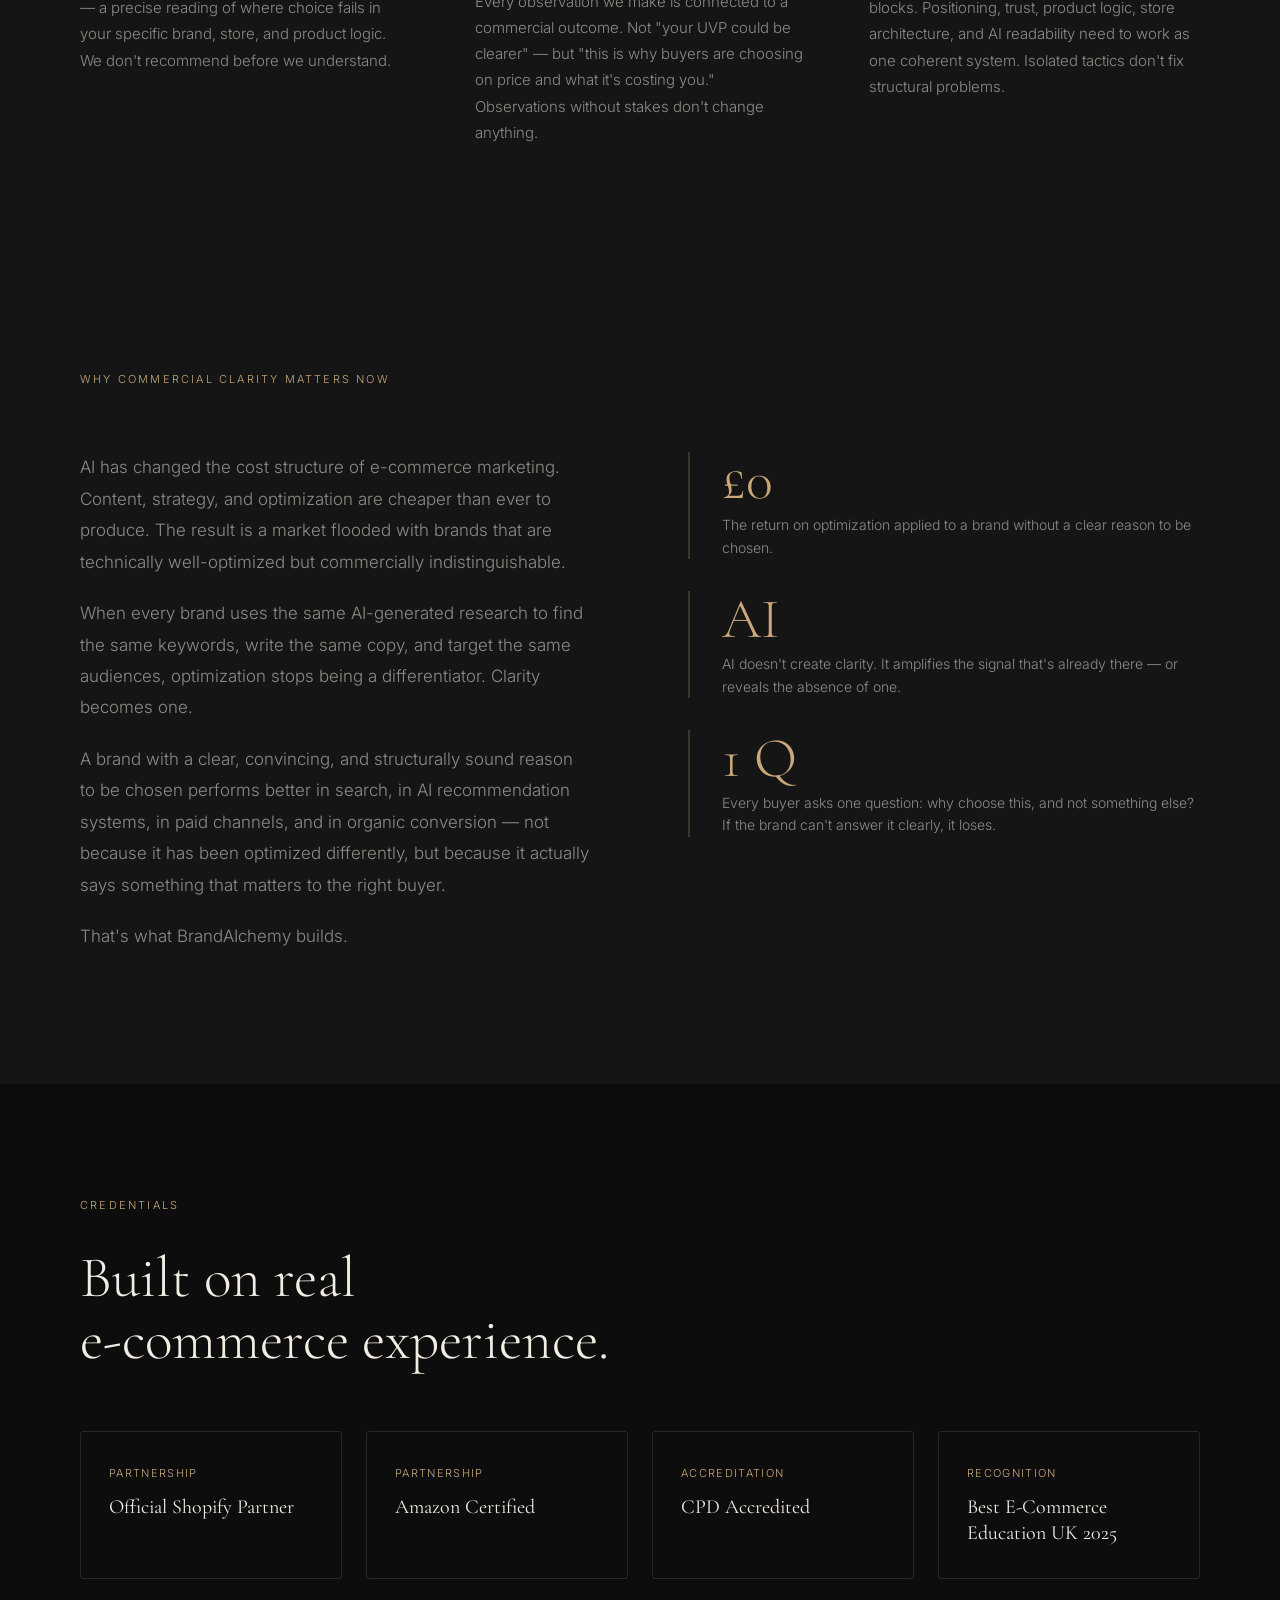
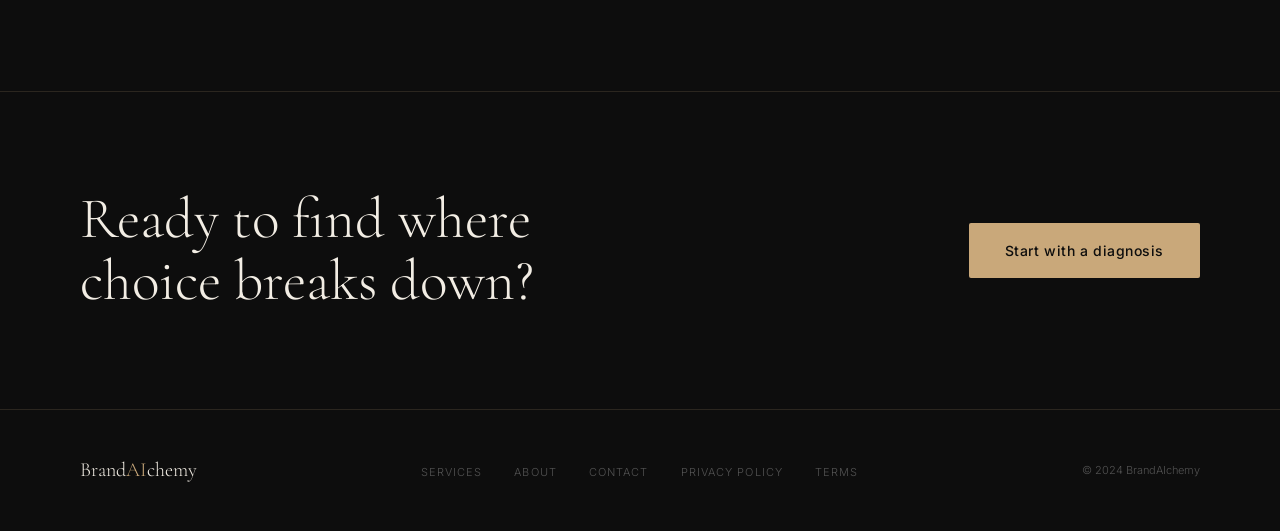
<file: about.html>
<!DOCTYPE html>
<html lang="en">
<head>
  <meta charset="UTF-8">
  <meta name="viewport" content="width=device-width, initial-scale=1.0">
  <title>About — BrandAIchemy</title>
  <meta name="description" content="BrandAIchemy is a commercial clarity practice for e-commerce brands. We work at the intersection of brand, buyer behaviour, store architecture, and AI readability.">
  <link rel="stylesheet" href="style.css">
  <link rel="icon" href="favikon.jpg">
  <meta name="robots" content="index, follow">
  <link rel="canonical" href="https://brandaichemy.com/about.html">
  <meta property="og:title" content="About — BrandAIchemy">
  <meta property="og:description" content="BrandAIchemy is a commercial clarity practice for e-commerce brands, operated by Ecomlana Ltd, London.">
  <meta property="og:url" content="https://brandaichemy.com/about.html">
  <meta property="og:type" content="website">
  <meta property="og:site_name" content="BrandAIchemy">
  <meta property="og:image" content="https://brandaichemy.com/og-image.jpg">
  <meta name="twitter:card" content="summary_large_image">
  <script type="application/ld+json">
  {
    "@context": "https://schema.org",
    "@type": "AboutPage",
    "url": "https://brandaichemy.com/about.html",
    "name": "About BrandAIchemy",
    "description": "BrandAIchemy is a commercial clarity practice for e-commerce brands, operated by Ecomlana Ltd, London.",
    "publisher": {
      "@type": "Organization",
      "@id": "https://brandaichemy.com/#organization",
      "name": "BrandAIchemy",
      "legalName": "Ecomlana Ltd",
      "url": "https://brandaichemy.com",
      "address": {
        "@type": "PostalAddress",
        "streetAddress": "4th Floor, Silverstream House, 45 Fitzroy Street",
        "addressLocality": "London",
        "postalCode": "W1T 6EB",
        "addressCountry": "GB"
      },
      "email": "hello@brandaichemy.com",
      "foundingLocation": "London, UK",
      "knowsAbout": ["E-commerce strategy", "Brand positioning", "Commercial clarity", "Shopify", "Amazon", "AI readability", "Choice architecture"]
    }
  }
  </script>
  <style>
    .about-intro {
      padding: 7rem var(--pad);
      display: grid;
      grid-template-columns: 1fr 1fr;
      gap: 7rem;
      align-items: start;
    }
    .about-intro-right {
      padding-top: .5rem;
    }
    .about-intro-right p {
      font-size: 1.0625rem;
      color: var(--dim);
      line-height: 1.85;
      margin-bottom: 1.25rem;
    }

    .principles { padding: 7rem var(--pad); background: var(--surface); }
    .principles-grid {
      display: grid;
      grid-template-columns: repeat(3,1fr);
      gap: 4rem;
      margin-top: 4.5rem;
    }
    .principle-num {
      font-family: 'Cormorant Garamond', serif;
      font-size: 4rem;
      font-weight: 300;
      color: rgba(201,168,122,.18);
      line-height: 1;
      margin-bottom: 1.5rem;
    }
    .principle-title {
      font-family: 'Cormorant Garamond', serif;
      font-size: 1.75rem;
      font-weight: 400;
      margin-bottom: .875rem;
    }
    .principle-desc { font-size: .9375rem; color: var(--dim); line-height: 1.75; }

    .pull-quote {
      padding: 7rem var(--pad);
      border-top: 1px solid var(--gold-line);
      border-bottom: 1px solid var(--gold-line);
    }
    .pull-quote blockquote {
      font-family: 'Cormorant Garamond', serif;
      font-size: clamp(2rem, 3.5vw, 3rem);
      font-weight: 300;
      font-style: italic;
      line-height: 1.3;
      max-width: 860px;
      color: var(--white);
    }
    .pull-quote blockquote span { color: var(--gold); font-style: normal; }

    .credentials { padding: 7rem var(--pad); }
    .cred-grid {
      display: grid;
      grid-template-columns: repeat(4,1fr);
      gap: 1.5rem;
      margin-top: 3.75rem;
    }
    .cred {
      border: 1px solid var(--gold-line);
      border-radius: 3px;
      padding: 2rem 1.75rem;
    }
    .cred-label {
      font-size: .6875rem;
      text-transform: uppercase;
      letter-spacing: .12em;
      color: var(--gold);
      margin-bottom: .75rem;
    }
    .cred-text {
      font-family: 'Cormorant Garamond', serif;
      font-size: 1.25rem;
      font-weight: 400;
      line-height: 1.3;
    }

    .why-section { padding: 7rem var(--pad); background: var(--surface); }
    .why-grid {
      display: grid;
      grid-template-columns: 1fr 1fr;
      gap: 6rem;
      margin-top: 4rem;
      align-items: start;
    }
    .why-text p {
      font-size: 1.0625rem;
      color: var(--dim);
      line-height: 1.85;
      margin-bottom: 1.25rem;
    }
    .why-stats { display: flex; flex-direction: column; gap: 2rem; }
    .stat { border-left: 2px solid var(--gold-dim); padding-left: 2rem; }
    .stat-num {
      font-family: 'Cormorant Garamond', serif;
      font-size: 3.5rem;
      font-weight: 300;
      color: var(--gold);
      line-height: 1;
      margin-bottom: .375rem;
    }
    .stat-desc { font-size: .875rem; color: var(--dim); line-height: 1.6; }

    .founder-section { padding: 7rem var(--pad); }
    .founder-grid {
      display: grid;
      grid-template-columns: 360px 1fr;
      gap: 6rem;
      align-items: start;
    }
    .founder-photo-wrap {
      width: 100%;
      aspect-ratio: 4/5;
      overflow: hidden;
      border-radius: 2px;
      background: var(--surface);
      border: 1px solid var(--gold-line);
    }
    .founder-photo {
      width: 100%;
      height: 100%;
      object-fit: cover;
      object-position: top center;
      filter: grayscale(15%);
      display: block;
    }
    .founder-name {
      font-family: 'Cormorant Garamond', serif;
      font-size: 2.5rem;
      font-weight: 400;
      letter-spacing: .01em;
      color: var(--white);
      margin: .75rem 0 .5rem;
      line-height: 1.15;
    }
    .founder-role {
      font-size: .75rem;
      text-transform: uppercase;
      letter-spacing: .13em;
      color: var(--gold);
      margin-bottom: 2.5rem;
    }
    .founder-bio p {
      font-size: 1.0625rem;
      color: var(--dim);
      line-height: 1.85;
      margin-bottom: 1.25rem;
    }

    .cta-strip {
      background: var(--black);
      border-top: 1px solid var(--gold-line);
      padding: 6rem var(--pad);
      display: flex;
      align-items: center;
      justify-content: space-between;
      gap: 3rem;
    }
    .cta-strip .serif-lg { margin-bottom: 0; }

    @media (max-width: 900px) {
      .about-intro { grid-template-columns: 1fr; gap: 3rem; }
      .principles-grid { grid-template-columns: 1fr; gap: 3rem; }
      .cred-grid { grid-template-columns: 1fr 1fr; }
      .why-grid { grid-template-columns: 1fr; gap: 3rem; }
      .cta-strip { flex-direction: column; align-items: flex-start; }
      .founder-grid { grid-template-columns: 1fr; gap: 3rem; }
      .founder-photo-wrap { max-width: 280px; }
    }
    @media (max-width: 520px) {
      .cred-grid { grid-template-columns: 1fr; }
    }
  </style>
</head>
<body>

<nav class="solid">
  <a href="index.html" class="logo">Brand<span>AI</span>chemy</a>
  <ul class="nav-links">
    <li><a href="services.html">Services</a></li>
    <li><a href="about.html" class="active">About</a></li>
    <li><a href="contact.html" class="nav-cta">Book a call</a></li>
  </ul>
</nav>

<div class="page-hero">
  <p class="label">About</p>
  <h1 class="serif-lg">Commercial clarity is not<br>a design problem.</h1>
  <p class="body-text">It's a structural one. BrandAIchemy is a practice built to diagnose and rebuild the system through which e-commerce brands create choice.</p>
</div>

<section class="about-intro">
  <div>
    <p class="label">What we are</p>
    <h2 class="serif-lg fi">A practice built at the intersection of brand, buyer behaviour, and AI readability.</h2>
  </div>
  <div class="about-intro-right fi" style="transition-delay:.1s">
    <p>BrandAIchemy is not a branding agency, a Shopify studio, or an SEO service. It is a commercial clarity practice — a discipline built around one question: why does a brand, store, or product fail to create confident choice in the buyer's mind?</p>
    <p>We work with e-commerce brands that are already visible, already active, already investing in optimization — but not converting. Traffic without purchases. Products without decisions. Brands that sound like everyone else in the category.</p>
    <p>Our work is diagnostic first and structural second. We identify where choice fails, explain why, connect every observation to commercial consequence, and rebuild the system so that the brand becomes clearly understandable — to buyers, to search engines, and to AI models that increasingly mediate discovery and recommendation.</p>
    <p>We are based in London and work internationally with brands on Shopify, Amazon, Etsy, and direct-to-consumer channels.</p>
  </div>
</section>

<div class="pull-quote">
  <blockquote class="fi">
    "Most brands don't have an optimization problem.<br>
    They have a <span>clarity problem.</span><br>
    And no amount of optimization fixes an unclear brand."
  </blockquote>
</div>

<section class="founder-section">
  <div class="founder-grid">
    <div class="founder-photo-wrap fi">
      <img src="lana.jpg" alt="Svetlana (Lana) Belova — Founder, BrandAIchemy" class="founder-photo">
    </div>
    <div class="fi" style="transition-delay:.15s">
      <p class="label">Founder</p>
      <h2 class="founder-name">Svetlana (Lana) Belova</h2>
      <p class="founder-role">Founder &amp; Principal</p>
      <div class="founder-bio">
        <p>Lana has spent 16 years working inside the commercial logic of e-commerce — not on the edges of it. Starting in 2010, long before the tools became sophisticated, she built a systematic approach to one question: why do brands that look right fail to convert?</p>
        <p>In 2018 she founded Ecomlana, which grew into a full-service strategy and education agency through client demand rather than marketing. Since then she has conducted over 1,200 consulting sessions with brands across Shopify, Amazon, Etsy, and direct-to-consumer channels.</p>
        <p>BrandAIchemy is the practice she built around her core diagnostic methodology — the structured work of identifying where commercial clarity fails and rebuilding the system that creates it. It is the advisory layer: strategic, diagnostic, and built for brands that need more than optimisation.</p>
      </div>
    </div>
  </div>
</section>

<section class="principles">
  <p class="label">Our approach</p>
  <h2 class="serif-lg fi">Three principles<br>we don't compromise on.</h2>
  <div class="principles-grid">
    <div class="fi">
      <div class="principle-num">01</div>
      <h3 class="principle-title">Diagnosis before prescription</h3>
      <p class="principle-desc">We don't arrive with a template. Every engagement starts with a structured diagnosis — a precise reading of where choice fails in your specific brand, store, and product logic. We don't recommend before we understand.</p>
    </div>
    <div class="fi" style="transition-delay:.12s">
      <div class="principle-num">02</div>
      <h3 class="principle-title">Commercial consequence, not best practice</h3>
      <p class="principle-desc">Every observation we make is connected to a commercial outcome. Not "your UVP could be clearer" — but "this is why buyers are choosing on price and what it's costing you." Observations without stakes don't change anything.</p>
    </div>
    <div class="fi" style="transition-delay:.24s">
      <div class="principle-num">03</div>
      <h3 class="principle-title">Systems, not tactics</h3>
      <p class="principle-desc">We rebuild the structure through which a brand creates choice — not individual pages or copy blocks. Positioning, trust, product logic, store architecture, and AI readability need to work as one coherent system. Isolated tactics don't fix structural problems.</p>
    </div>
  </div>
</section>

<section class="why-section">
  <p class="label">Why commercial clarity matters now</p>
  <div class="why-grid">
    <div class="why-text fi">
      <p>AI has changed the cost structure of e-commerce marketing. Content, strategy, and optimization are cheaper than ever to produce. The result is a market flooded with brands that are technically well-optimized but commercially indistinguishable.</p>
      <p>When every brand uses the same AI-generated research to find the same keywords, write the same copy, and target the same audiences, optimization stops being a differentiator. Clarity becomes one.</p>
      <p>A brand with a clear, convincing, and structurally sound reason to be chosen performs better in search, in AI recommendation systems, in paid channels, and in organic conversion — not because it has been optimized differently, but because it actually says something that matters to the right buyer.</p>
      <p>That's what BrandAIchemy builds.</p>
    </div>
    <div class="why-stats fi" style="transition-delay:.15s">
      <div class="stat">
        <div class="stat-num">£0</div>
        <p class="stat-desc">The return on optimization applied to a brand without a clear reason to be chosen.</p>
      </div>
      <div class="stat">
        <div class="stat-num">AI</div>
        <p class="stat-desc">AI doesn't create clarity. It amplifies the signal that's already there — or reveals the absence of one.</p>
      </div>
      <div class="stat">
        <div class="stat-num">1 Q</div>
        <p class="stat-desc">Every buyer asks one question: why choose this, and not something else? If the brand can't answer it clearly, it loses.</p>
      </div>
    </div>
  </div>
</section>

<section class="credentials">
  <p class="label">Credentials</p>
  <h2 class="serif-lg fi">Built on real<br>e-commerce experience.</h2>
  <div class="cred-grid">
    <div class="cred fi">
      <p class="cred-label">Partnership</p>
      <p class="cred-text">Official Shopify Partner</p>
    </div>
    <div class="cred fi" style="transition-delay:.08s">
      <p class="cred-label">Partnership</p>
      <p class="cred-text">Amazon Certified</p>
    </div>
    <div class="cred fi" style="transition-delay:.16s">
      <p class="cred-label">Accreditation</p>
      <p class="cred-text">CPD Accredited</p>
    </div>
    <div class="cred fi" style="transition-delay:.24s">
      <p class="cred-label">Recognition</p>
      <p class="cred-text">Best E-Commerce Education UK 2025</p>
    </div>
  </div>
</section>

<div class="cta-strip">
  <h2 class="serif-lg">Ready to find where<br>choice breaks down?</h2>
  <a href="contact.html" class="btn-gold">Start with a diagnosis</a>
</div>

<footer>
  <a href="index.html" class="foot-logo">Brand<span>AI</span>chemy</a>
  <ul class="foot-links">
    <li><a href="services.html">Services</a></li>
    <li><a href="about.html">About</a></li>
    <li><a href="contact.html">Contact</a></li>
    <li><a href="privacy-policy.html">Privacy Policy</a></li>
    <li><a href="terms.html">Terms</a></li>
  </ul>
  <span class="foot-copy">© 2024 BrandAIchemy</span>
</footer>

<script>
  const io = new IntersectionObserver(e => e.forEach(x => { if (x.isIntersecting) { x.target.classList.add('on'); io.unobserve(x.target); } }), { threshold: 0.1 });
  document.querySelectorAll('.fi').forEach(el => io.observe(el));
</script>
</body>
</html>
</file>
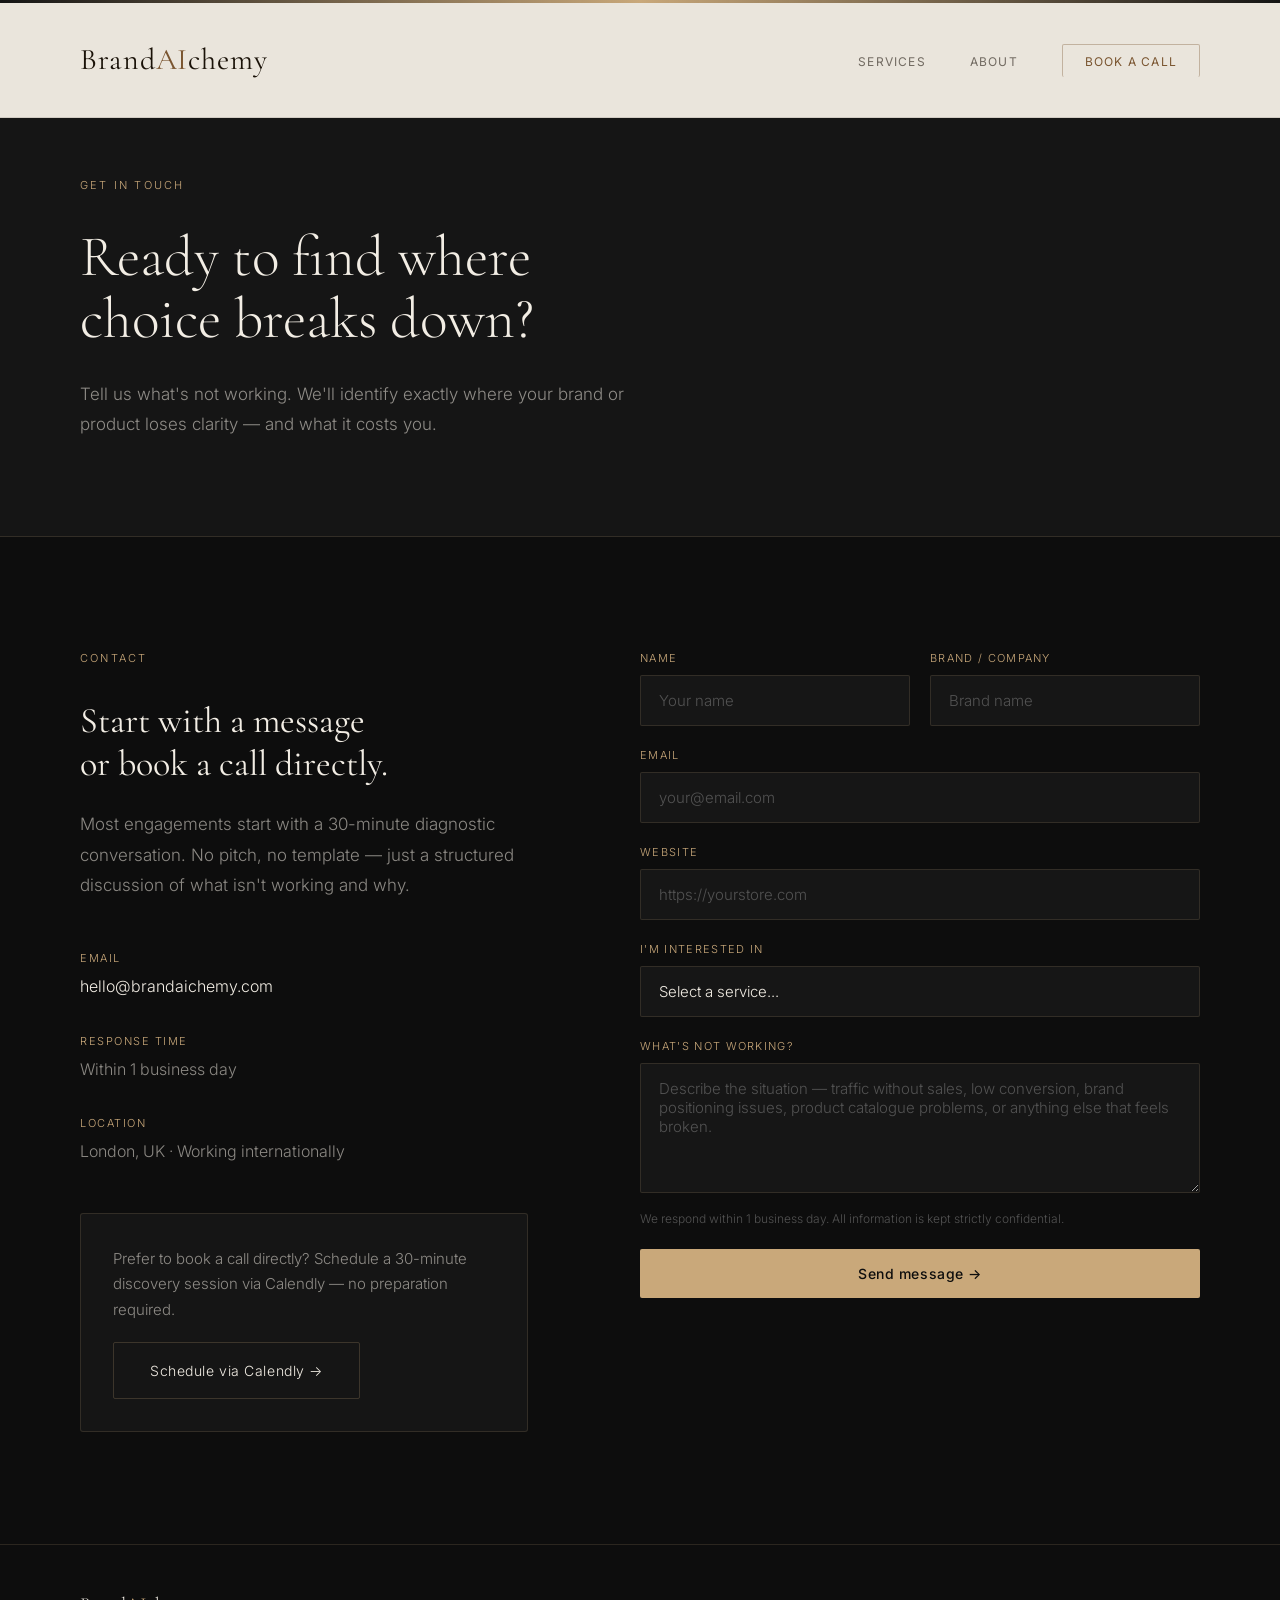
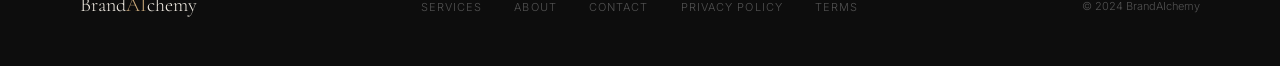
<file: contact.html>
<!DOCTYPE html>
<html lang="en">
<head>
  <meta charset="UTF-8">
  <meta name="viewport" content="width=device-width, initial-scale=1.0">
  <title>Contact — BrandAIchemy</title>
  <meta name="description" content="Start with a diagnosis. Tell us what's not working and we'll identify exactly where choice breaks down.">
  <link rel="stylesheet" href="style.css">
  <link rel="icon" href="favikon.jpg">
  <meta name="robots" content="index, follow">
  <link rel="canonical" href="https://brandaichemy.com/contact.html">
  <meta property="og:title" content="Contact — BrandAIchemy">
  <meta property="og:description" content="Start with a diagnosis. Tell us what's not working and we'll identify where choice breaks down.">
  <meta property="og:url" content="https://brandaichemy.com/contact.html">
  <meta property="og:type" content="website">
  <meta property="og:site_name" content="BrandAIchemy">
  <meta property="og:image" content="https://brandaichemy.com/og-image.jpg">
  <meta name="twitter:card" content="summary_large_image">
  <script type="application/ld+json">
  {
    "@context": "https://schema.org",
    "@type": "ContactPage",
    "url": "https://brandaichemy.com/contact.html",
    "name": "Contact BrandAIchemy",
    "description": "Get in touch to start a brand clarity or product choice diagnosis.",
    "publisher": { "@id": "https://brandaichemy.com/#organization" }
  }
  </script>
  <style>
    .contact-layout {
      padding: 7rem var(--pad);
      display: grid;
      grid-template-columns: 1fr 1.25fr;
      gap: 7rem;
      align-items: start;
    }
    .contact-left {}
    .contact-left .body-text { margin-top: 1.5rem; }
    .contact-info { margin-top: 3rem; display: flex; flex-direction: column; gap: 2rem; }
    .ci { display: flex; flex-direction: column; gap: .375rem; }
    .ci-label { font-size: .6875rem; text-transform: uppercase; letter-spacing: .14em; color: var(--gold); }
    .ci-value { font-size: 1rem; color: var(--dim); }
    .ci-value a { color: var(--white); text-decoration: none; transition: color .25s; }
    .ci-value a:hover { color: var(--gold); }

    .calendly-block {
      margin-top: 3rem;
      padding: 2rem;
      border: 1px solid var(--gold-line);
      border-radius: 3px;
      background: var(--surface);
    }
    .calendly-block p {
      font-size: .9375rem;
      color: var(--dim);
      line-height: 1.7;
      margin-bottom: 1.25rem;
    }

    .form-note { font-size: .75rem; color: var(--gray); margin-top: -.25rem; }
    .form-success {
      display: none;
      padding: 2rem;
      border: 1px solid rgba(201,168,122,.3);
      border-radius: 3px;
      background: rgba(201,168,122,.06);
    }
    .form-success p {
      font-family: 'Cormorant Garamond', serif;
      font-size: 1.5rem;
      font-weight: 400;
      color: var(--white);
      margin-bottom: .5rem;
    }
    .form-success span { font-size: .9375rem; color: var(--dim); }

    @media (max-width: 900px) {
      .contact-layout { grid-template-columns: 1fr; gap: 4rem; padding: 5rem var(--pad); }
    }
  </style>
</head>
<body>

<nav class="solid">
  <a href="index.html" class="logo">Brand<span>AI</span>chemy</a>
  <ul class="nav-links">
    <li><a href="services.html">Services</a></li>
    <li><a href="about.html">About</a></li>
    <li><a href="contact.html" class="nav-cta active">Book a call</a></li>
  </ul>
</nav>

<div class="page-hero">
  <p class="label">Get in touch</p>
  <h1 class="serif-lg">Ready to find where<br>choice breaks down?</h1>
  <p class="body-text">Tell us what's not working. We'll identify exactly where your brand or product loses clarity — and what it costs you.</p>
</div>

<div class="contact-layout">
  <div class="contact-left">
    <p class="label">Contact</p>
    <h2 class="serif-md fi">Start with a message<br>or book a call directly.</h2>
    <p class="body-text fi" style="transition-delay:.1s">Most engagements start with a 30-minute diagnostic conversation. No pitch, no template — just a structured discussion of what isn't working and why.</p>

    <div class="contact-info fi" style="transition-delay:.2s">
      <div class="ci">
        <span class="ci-label">Email</span>
        <span class="ci-value"><a href="mailto:hello@brandaichemy.com">hello@brandaichemy.com</a></span>
      </div>
      <div class="ci">
        <span class="ci-label">Response time</span>
        <span class="ci-value">Within 1 business day</span>
      </div>
      <div class="ci">
        <span class="ci-label">Location</span>
        <span class="ci-value">London, UK · Working internationally</span>
      </div>
    </div>

    <div class="calendly-block fi" style="transition-delay:.3s">
      <p>Prefer to book a call directly? Schedule a 30-minute discovery session via Calendly — no preparation required.</p>
      <a href="#" class="btn-outline" target="_blank">Schedule via Calendly →</a>
    </div>
  </div>

  <div class="contact-right fi" style="transition-delay:.1s">
    <form class="form" id="contactForm" onsubmit="submitForm(event)">
      <div class="form-row">
        <div class="ff">
          <label for="f-name">Name</label>
          <input type="text" id="f-name" placeholder="Your name" required>
        </div>
        <div class="ff">
          <label for="f-company">Brand / Company</label>
          <input type="text" id="f-company" placeholder="Brand name">
        </div>
      </div>
      <div class="ff">
        <label for="f-email">Email</label>
        <input type="email" id="f-email" placeholder="your@email.com" required>
      </div>
      <div class="ff">
        <label for="f-url">Website</label>
        <input type="url" id="f-url" placeholder="https://yourstore.com">
      </div>
      <div class="ff">
        <label for="f-service">I'm interested in</label>
        <select id="f-service">
          <option value="">Select a service...</option>
          <option>Brand Clarity Diagnosis — from £1,500</option>
          <option>Product Choice Diagnosis — from £2,000</option>
          <option>Choice Architecture — from £5,000</option>
          <option>Full Implementation — from £8,000</option>
          <option>Not sure yet — need a consultation</option>
        </select>
      </div>
      <div class="ff">
        <label for="f-msg">What's not working?</label>
        <textarea id="f-msg" placeholder="Describe the situation — traffic without sales, low conversion, brand positioning issues, product catalogue problems, or anything else that feels broken." required></textarea>
      </div>
      <p class="form-note">We respond within 1 business day. All information is kept strictly confidential.</p>
      <button type="submit" class="btn-gold" id="submitBtn">Send message →</button>
    </form>
    <div class="form-success" id="formSuccess">
      <p>Message received.</p>
      <span>We'll get back to you within 1 business day. If your situation is urgent, email us directly at hello@brandaichemy.com</span>
    </div>
  </div>
</div>

<footer>
  <a href="index.html" class="foot-logo">Brand<span>AI</span>chemy</a>
  <ul class="foot-links">
    <li><a href="services.html">Services</a></li>
    <li><a href="about.html">About</a></li>
    <li><a href="contact.html">Contact</a></li>
    <li><a href="privacy-policy.html">Privacy Policy</a></li>
    <li><a href="terms.html">Terms</a></li>
  </ul>
  <span class="foot-copy">© 2024 BrandAIchemy</span>
</footer>

<script>
  const io = new IntersectionObserver(e => e.forEach(x => { if (x.isIntersecting) { x.target.classList.add('on'); io.unobserve(x.target); } }), { threshold: 0.1 });
  document.querySelectorAll('.fi').forEach(el => io.observe(el));

  function submitForm(e) {
    e.preventDefault();
    document.getElementById('contactForm').style.display = 'none';
    document.getElementById('formSuccess').style.display = 'block';
  }
</script>
</body>
</html>
</file>
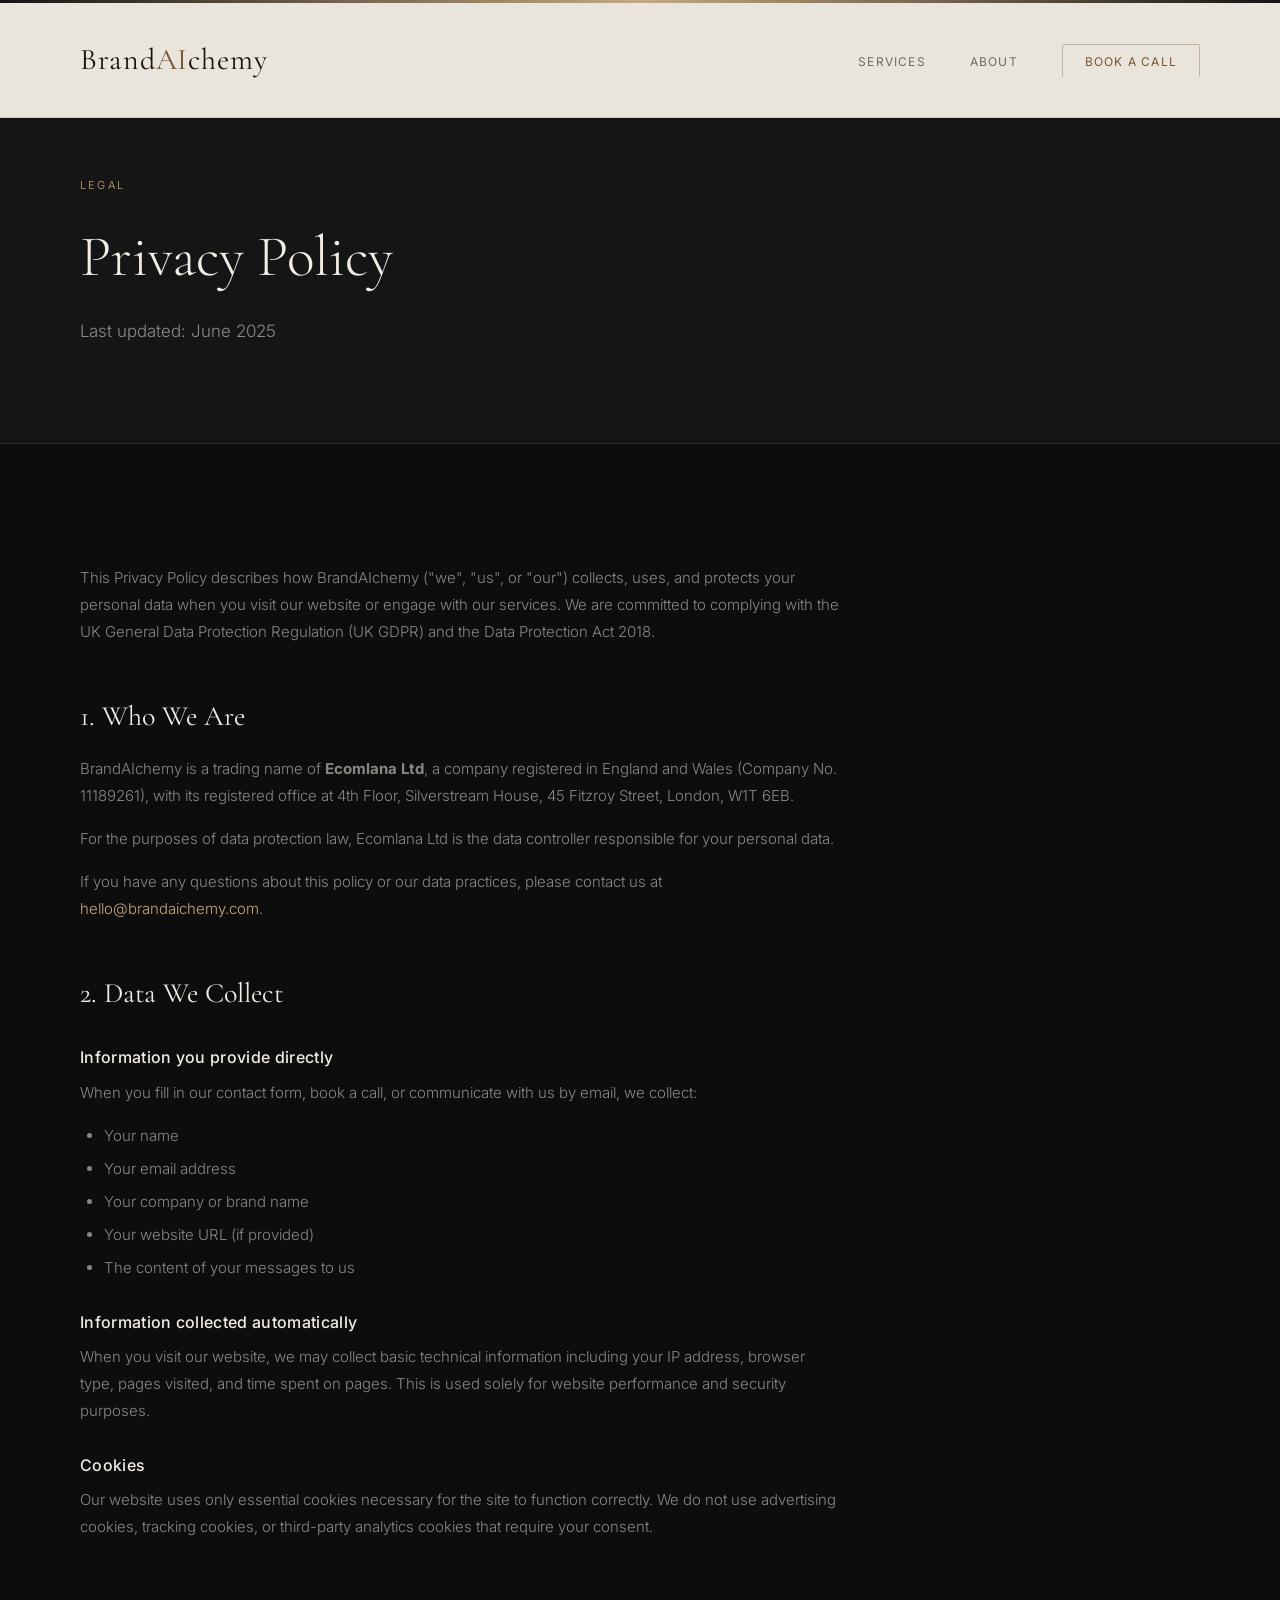
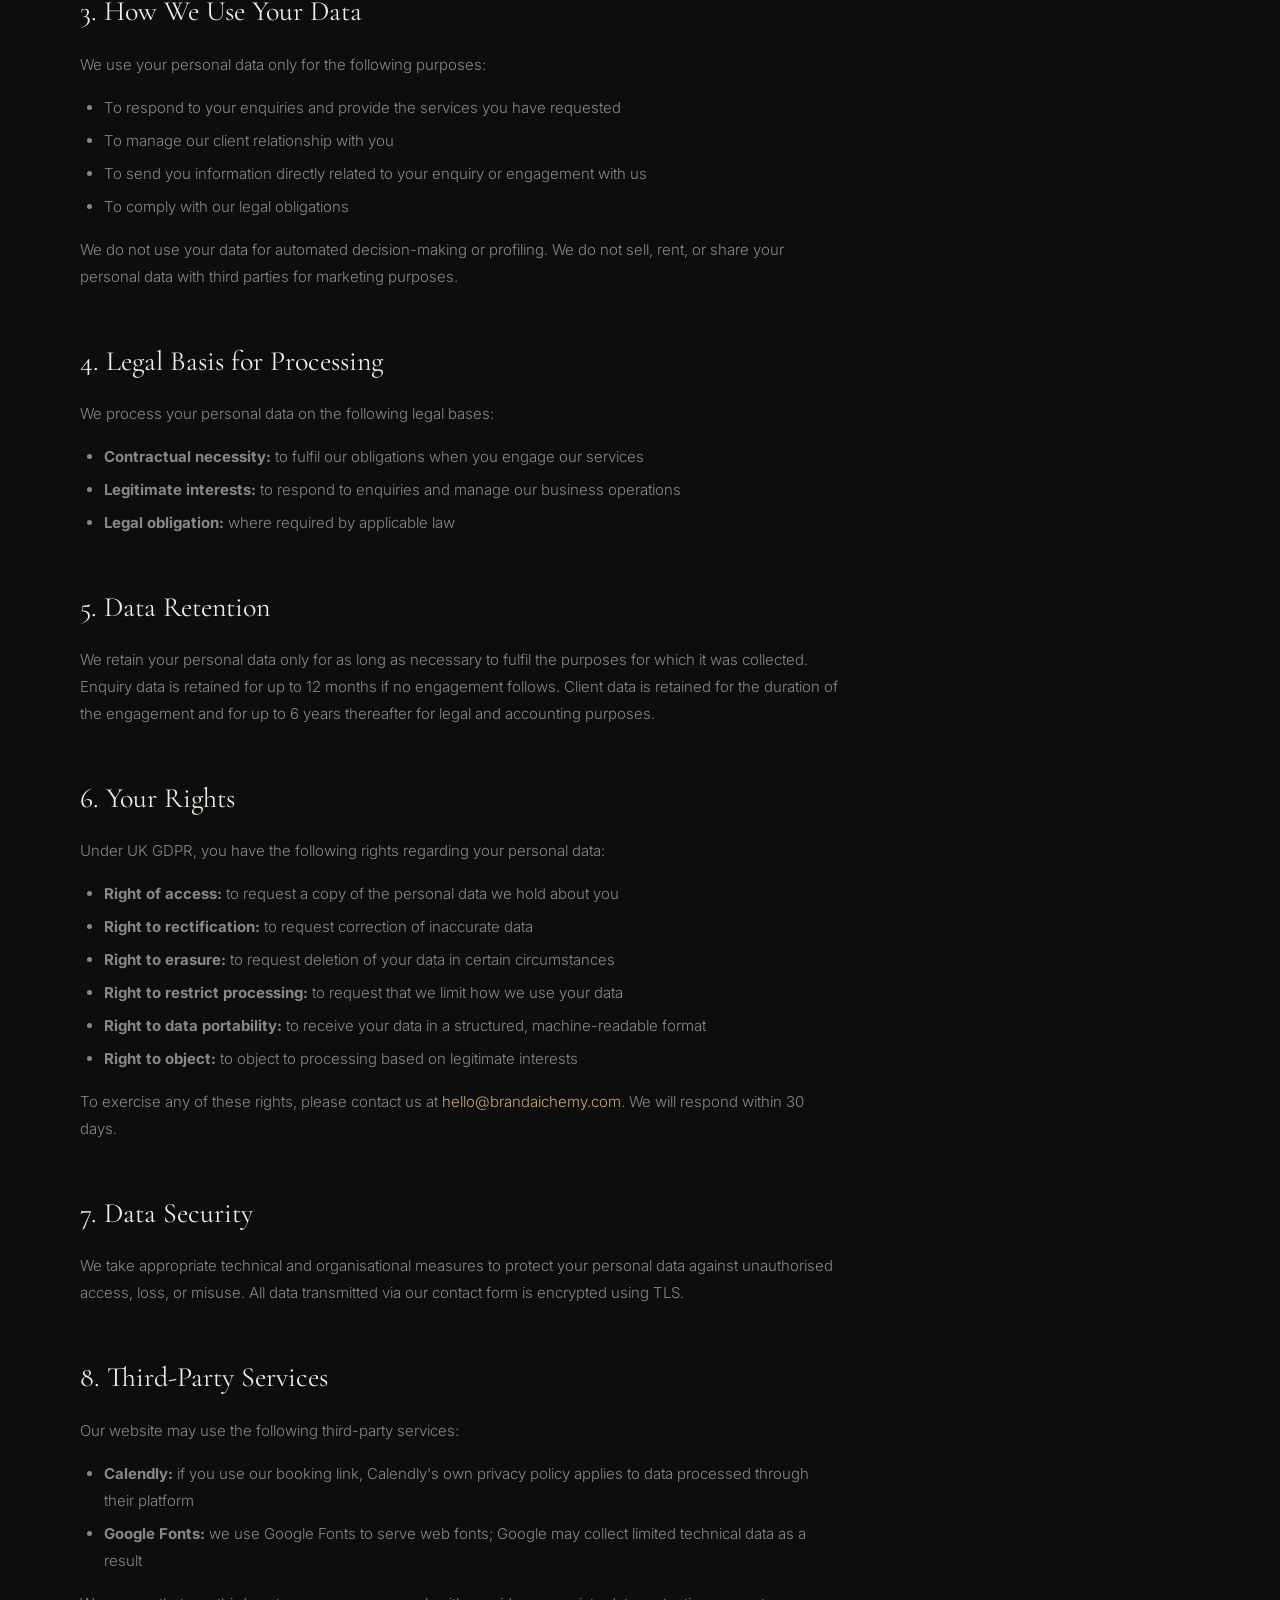
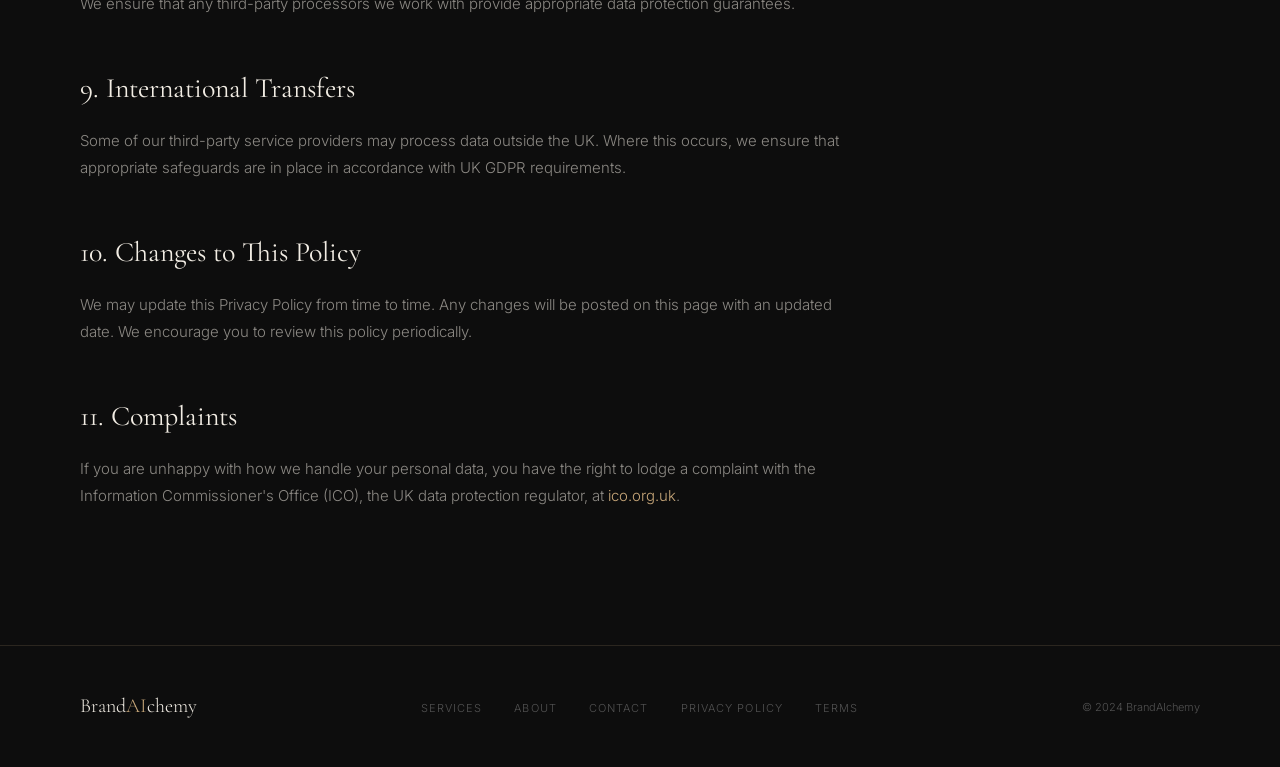
<file: privacy-policy.html>
<!DOCTYPE html>
<html lang="en">
<head>
  <meta charset="UTF-8">
  <meta name="viewport" content="width=device-width, initial-scale=1.0">
  <title>Privacy Policy — BrandAIchemy</title>
  <link rel="stylesheet" href="style.css">
  <link rel="icon" href="favikon.jpg">
  <meta name="robots" content="index, follow">
  <link rel="canonical" href="https://brandaichemy.com/privacy-policy.html">
  <meta property="og:title" content="Privacy Policy — BrandAIchemy">
  <meta property="og:url" content="https://brandaichemy.com/privacy-policy.html">
  <meta property="og:site_name" content="BrandAIchemy">
</head>
<body>

<nav class="solid">
  <a href="index.html" class="logo">Brand<span>AI</span>chemy</a>
  <ul class="nav-links">
    <li><a href="services.html">Services</a></li>
    <li><a href="about.html">About</a></li>
    <li><a href="contact.html" class="nav-cta">Book a call</a></li>
  </ul>
</nav>

<div class="page-hero">
  <p class="label">Legal</p>
  <h1 class="serif-lg">Privacy Policy</h1>
  <p class="body-text">Last updated: June 2025</p>
</div>

<section>
  <div class="prose">

    <p>This Privacy Policy describes how BrandAIchemy ("we", "us", or "our") collects, uses, and protects your personal data when you visit our website or engage with our services. We are committed to complying with the UK General Data Protection Regulation (UK GDPR) and the Data Protection Act 2018.</p>

    <h2>1. Who We Are</h2>
    <p>BrandAIchemy is a trading name of <strong>Ecomlana Ltd</strong>, a company registered in England and Wales (Company No. 11189261), with its registered office at 4th Floor, Silverstream House, 45 Fitzroy Street, London, W1T 6EB.</p>
    <p>For the purposes of data protection law, Ecomlana Ltd is the data controller responsible for your personal data.</p>
    <p>If you have any questions about this policy or our data practices, please contact us at <a href="mailto:hello@brandaichemy.com">hello@brandaichemy.com</a>.</p>

    <h2>2. Data We Collect</h2>

    <h3>Information you provide directly</h3>
    <p>When you fill in our contact form, book a call, or communicate with us by email, we collect:</p>
    <ul>
      <li>Your name</li>
      <li>Your email address</li>
      <li>Your company or brand name</li>
      <li>Your website URL (if provided)</li>
      <li>The content of your messages to us</li>
    </ul>

    <h3>Information collected automatically</h3>
    <p>When you visit our website, we may collect basic technical information including your IP address, browser type, pages visited, and time spent on pages. This is used solely for website performance and security purposes.</p>

    <h3>Cookies</h3>
    <p>Our website uses only essential cookies necessary for the site to function correctly. We do not use advertising cookies, tracking cookies, or third-party analytics cookies that require your consent.</p>

    <h2>3. How We Use Your Data</h2>
    <p>We use your personal data only for the following purposes:</p>
    <ul>
      <li>To respond to your enquiries and provide the services you have requested</li>
      <li>To manage our client relationship with you</li>
      <li>To send you information directly related to your enquiry or engagement with us</li>
      <li>To comply with our legal obligations</li>
    </ul>
    <p>We do not use your data for automated decision-making or profiling. We do not sell, rent, or share your personal data with third parties for marketing purposes.</p>

    <h2>4. Legal Basis for Processing</h2>
    <p>We process your personal data on the following legal bases:</p>
    <ul>
      <li><strong>Contractual necessity:</strong> to fulfil our obligations when you engage our services</li>
      <li><strong>Legitimate interests:</strong> to respond to enquiries and manage our business operations</li>
      <li><strong>Legal obligation:</strong> where required by applicable law</li>
    </ul>

    <h2>5. Data Retention</h2>
    <p>We retain your personal data only for as long as necessary to fulfil the purposes for which it was collected. Enquiry data is retained for up to 12 months if no engagement follows. Client data is retained for the duration of the engagement and for up to 6 years thereafter for legal and accounting purposes.</p>

    <h2>6. Your Rights</h2>
    <p>Under UK GDPR, you have the following rights regarding your personal data:</p>
    <ul>
      <li><strong>Right of access:</strong> to request a copy of the personal data we hold about you</li>
      <li><strong>Right to rectification:</strong> to request correction of inaccurate data</li>
      <li><strong>Right to erasure:</strong> to request deletion of your data in certain circumstances</li>
      <li><strong>Right to restrict processing:</strong> to request that we limit how we use your data</li>
      <li><strong>Right to data portability:</strong> to receive your data in a structured, machine-readable format</li>
      <li><strong>Right to object:</strong> to object to processing based on legitimate interests</li>
    </ul>
    <p>To exercise any of these rights, please contact us at <a href="mailto:hello@brandaichemy.com">hello@brandaichemy.com</a>. We will respond within 30 days.</p>

    <h2>7. Data Security</h2>
    <p>We take appropriate technical and organisational measures to protect your personal data against unauthorised access, loss, or misuse. All data transmitted via our contact form is encrypted using TLS.</p>

    <h2>8. Third-Party Services</h2>
    <p>Our website may use the following third-party services:</p>
    <ul>
      <li><strong>Calendly:</strong> if you use our booking link, Calendly's own privacy policy applies to data processed through their platform</li>
      <li><strong>Google Fonts:</strong> we use Google Fonts to serve web fonts; Google may collect limited technical data as a result</li>
    </ul>
    <p>We ensure that any third-party processors we work with provide appropriate data protection guarantees.</p>

    <h2>9. International Transfers</h2>
    <p>Some of our third-party service providers may process data outside the UK. Where this occurs, we ensure that appropriate safeguards are in place in accordance with UK GDPR requirements.</p>

    <h2>10. Changes to This Policy</h2>
    <p>We may update this Privacy Policy from time to time. Any changes will be posted on this page with an updated date. We encourage you to review this policy periodically.</p>

    <h2>11. Complaints</h2>
    <p>If you are unhappy with how we handle your personal data, you have the right to lodge a complaint with the Information Commissioner's Office (ICO), the UK data protection regulator, at <a href="https://ico.org.uk" target="_blank">ico.org.uk</a>.</p>

  </div>
</section>

<footer>
  <a href="index.html" class="foot-logo">Brand<span>AI</span>chemy</a>
  <ul class="foot-links">
    <li><a href="services.html">Services</a></li>
    <li><a href="about.html">About</a></li>
    <li><a href="contact.html">Contact</a></li>
    <li><a href="privacy-policy.html">Privacy Policy</a></li>
    <li><a href="terms.html">Terms</a></li>
  </ul>
  <span class="foot-copy">© 2024 BrandAIchemy</span>
</footer>
</body>
</html>
</file>
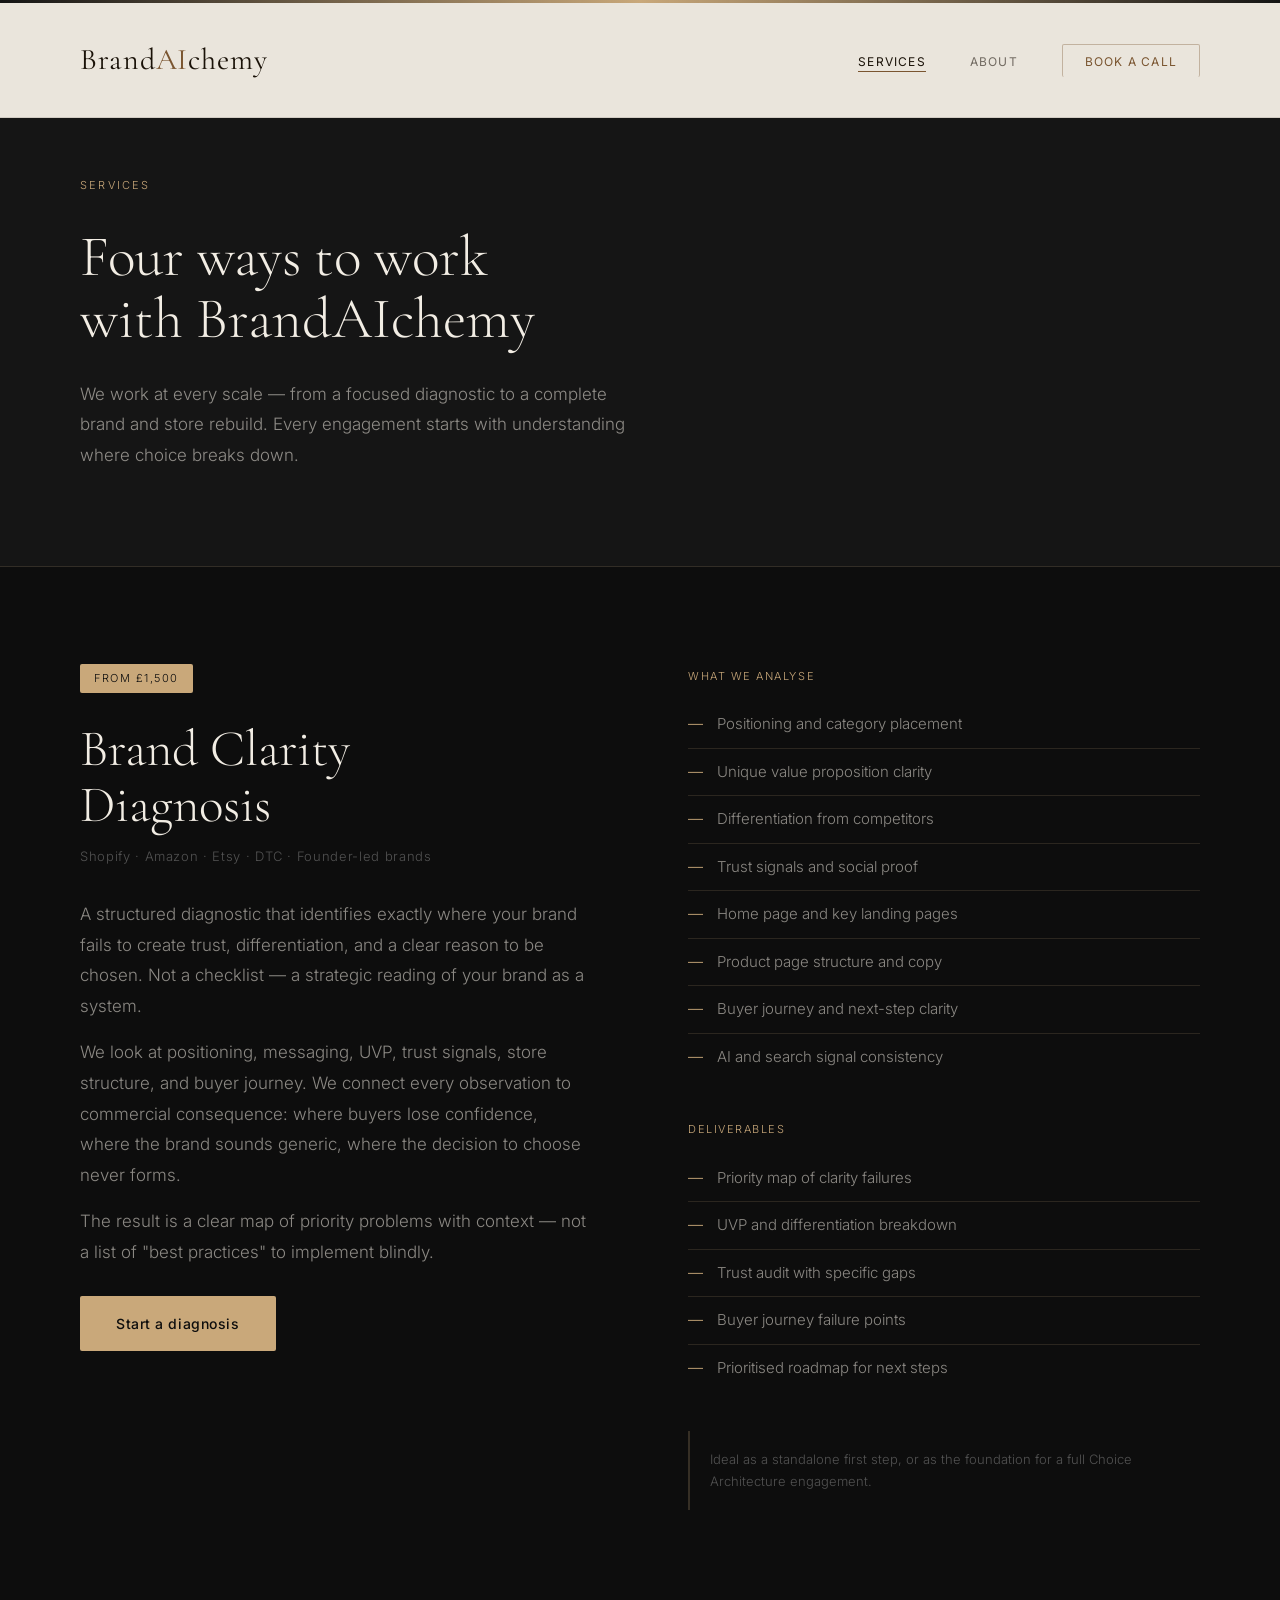
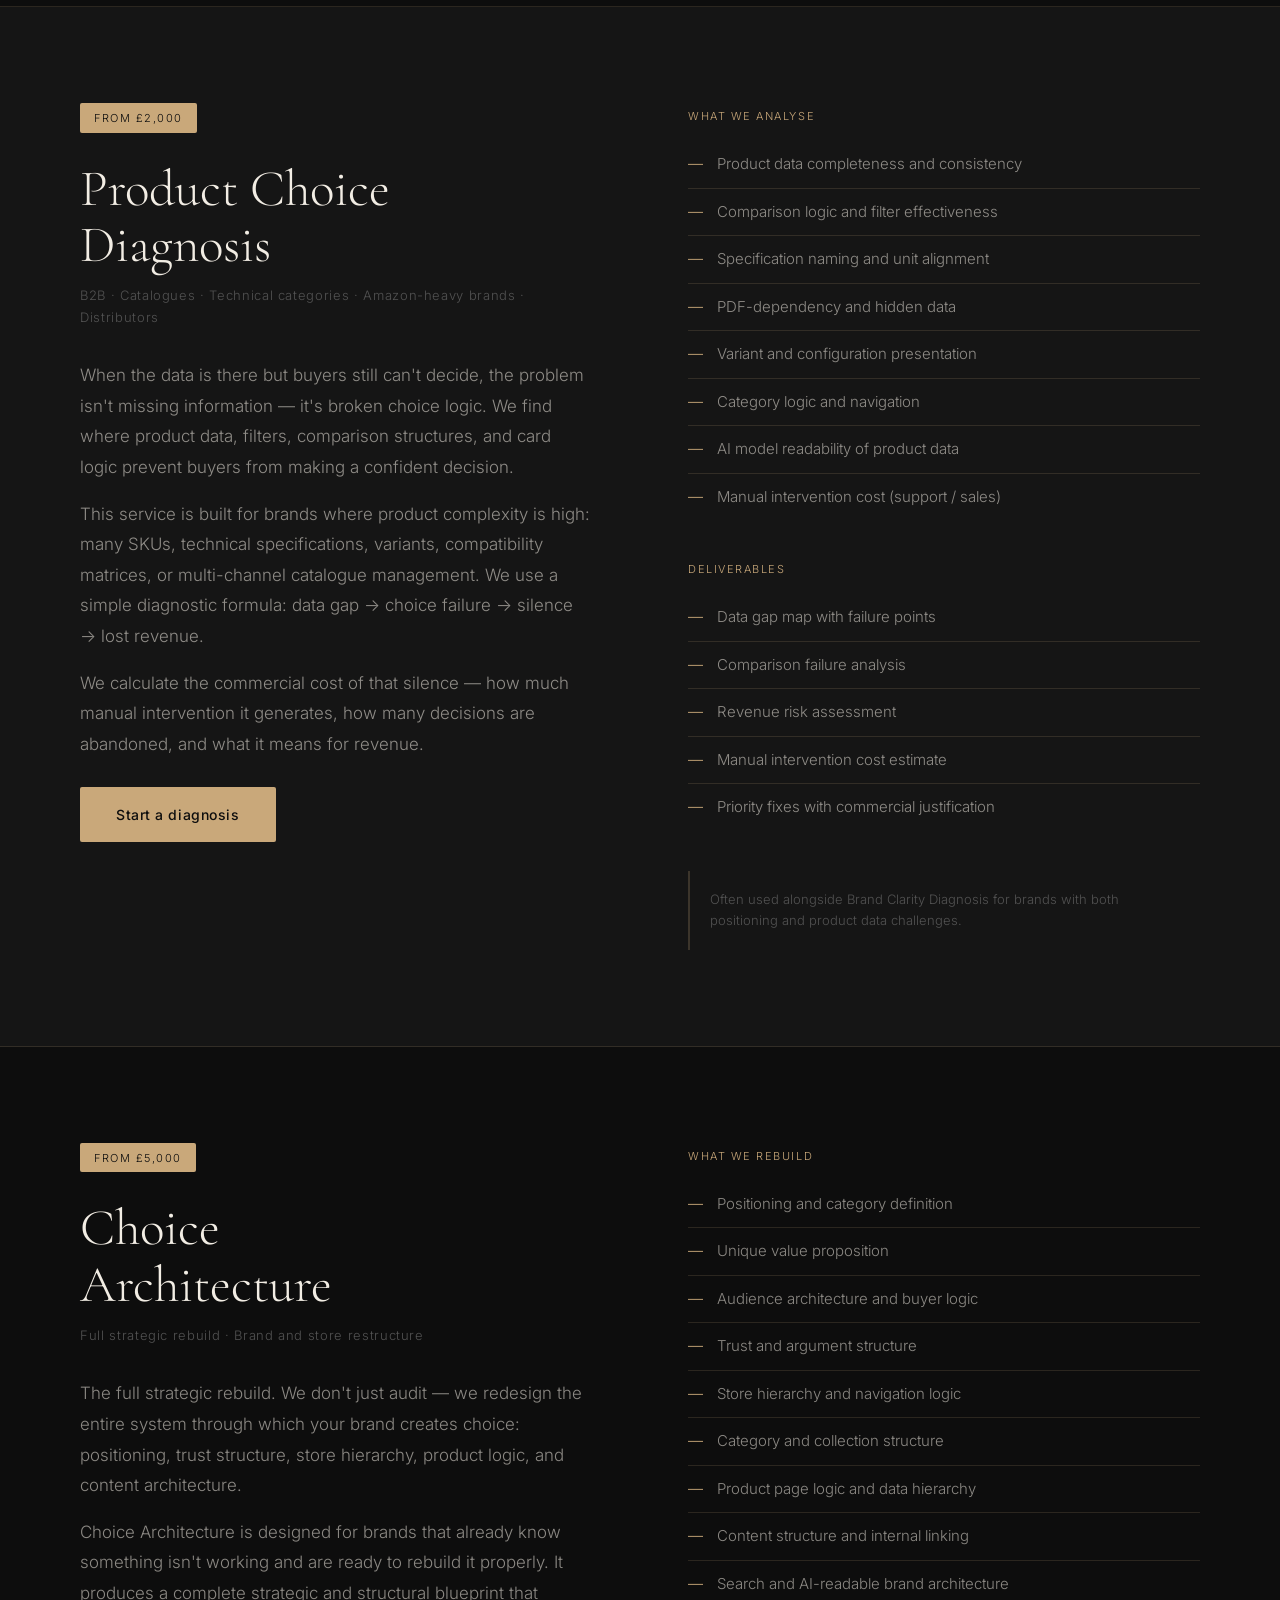
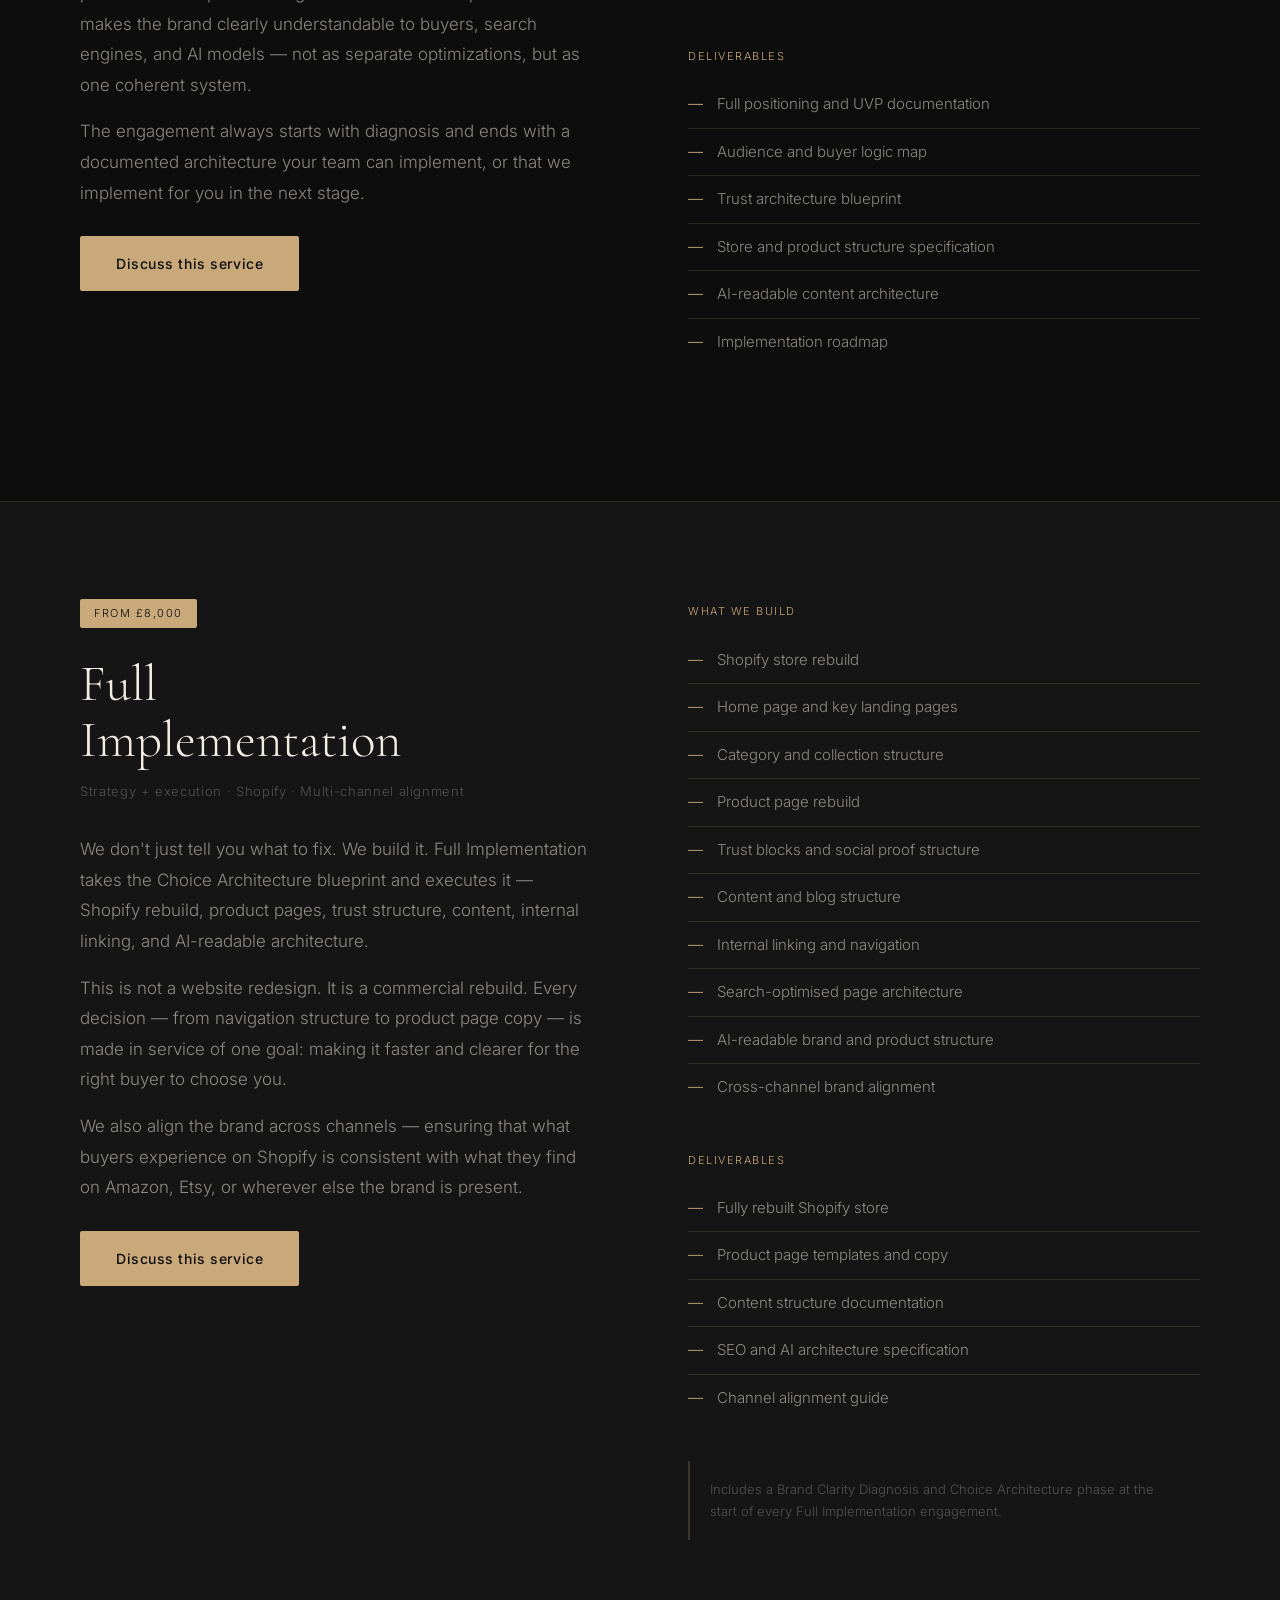
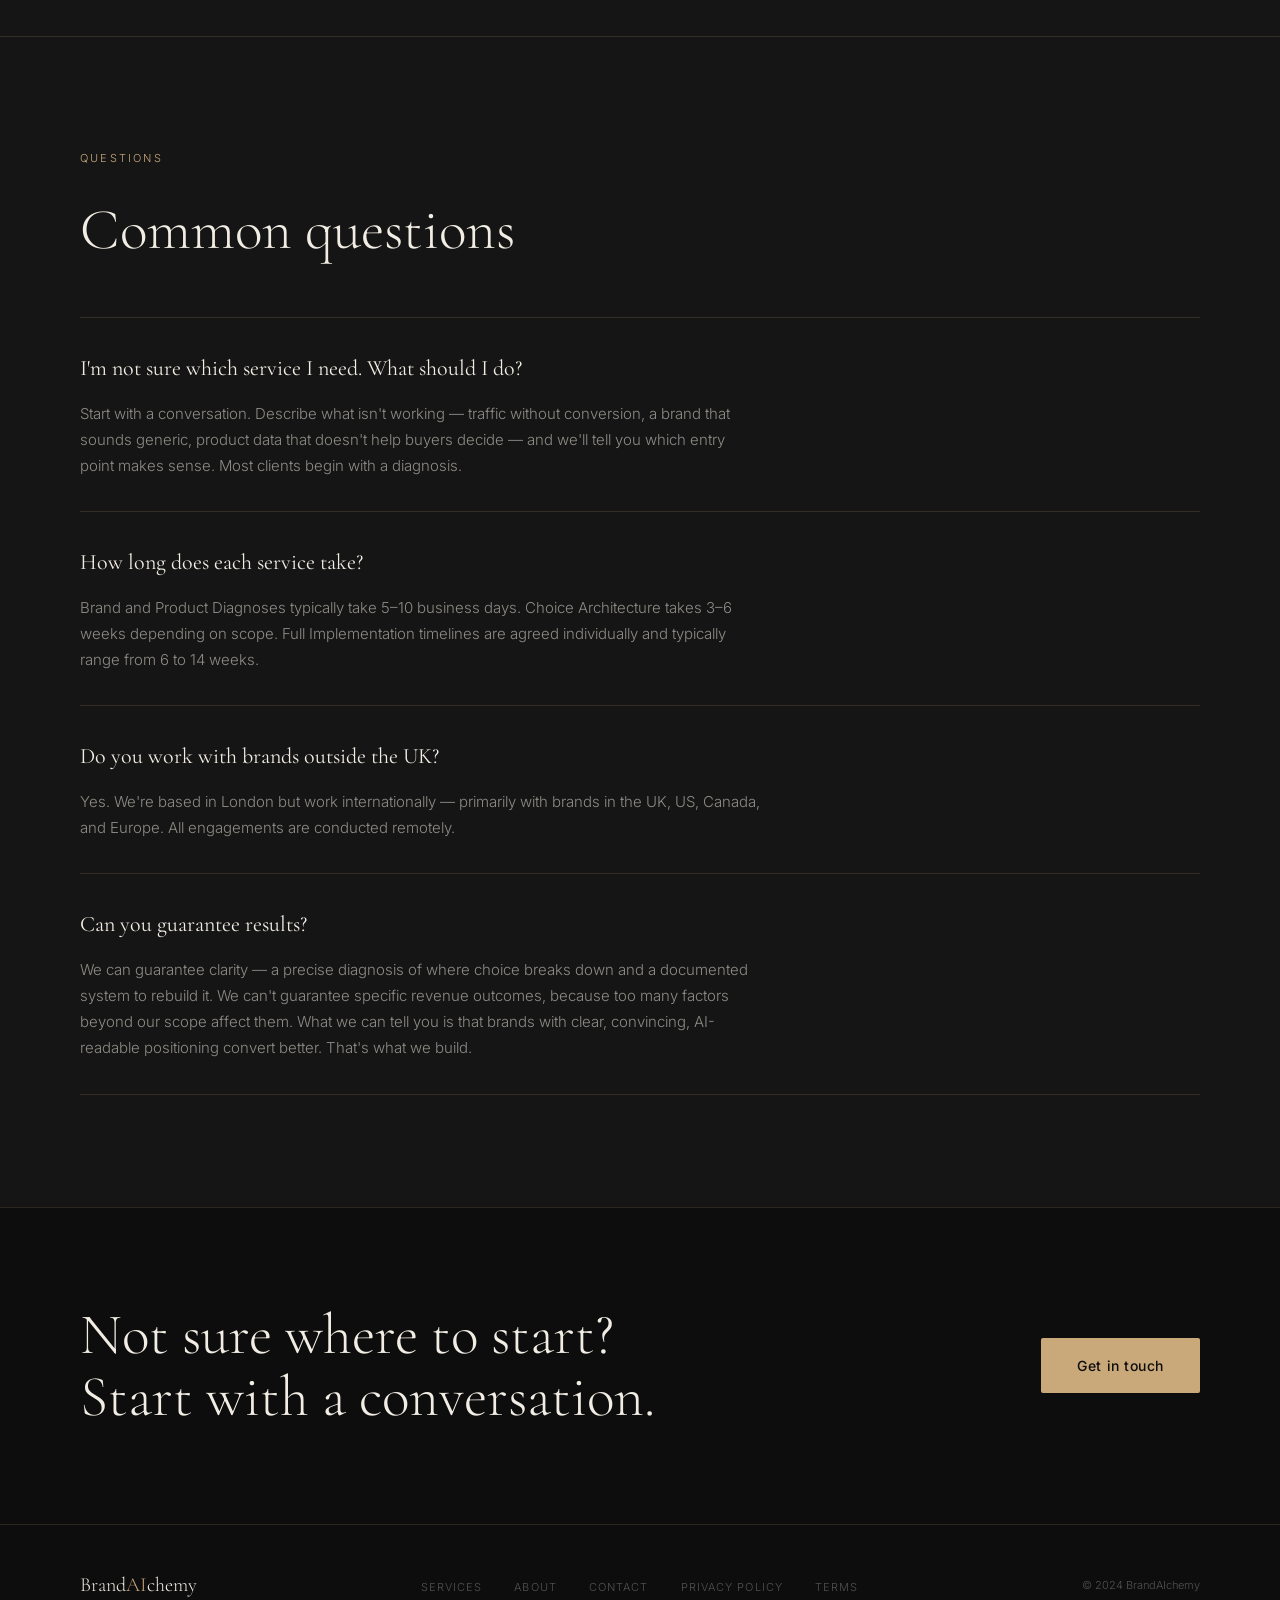
<file: services.html>
<!DOCTYPE html>
<html lang="en">
<head>
  <meta charset="UTF-8">
  <meta name="viewport" content="width=device-width, initial-scale=1.0">
  <title>Services — BrandAIchemy</title>
  <meta name="description" content="Four services designed to identify where choice breaks down and rebuild the system — from diagnosis to full implementation.">
  <link rel="stylesheet" href="style.css">
  <link rel="icon" href="favikon.jpg">
  <meta name="robots" content="index, follow">
  <link rel="canonical" href="https://brandaichemy.com/services.html">
  <meta property="og:title" content="Services — BrandAIchemy">
  <meta property="og:description" content="Four services to identify where choice breaks down and rebuild the system — from £1,500 diagnosis to full implementation.">
  <meta property="og:url" content="https://brandaichemy.com/services.html">
  <meta property="og:type" content="website">
  <meta property="og:site_name" content="BrandAIchemy">
  <meta property="og:image" content="https://brandaichemy.com/og-image.jpg">
  <meta name="twitter:card" content="summary_large_image">
  <meta name="twitter:title" content="Services — BrandAIchemy">
  <meta name="twitter:description" content="Four services to identify where choice breaks down and rebuild the system.">
  <script type="application/ld+json">
  {
    "@context": "https://schema.org",
    "@graph": [
      {
        "@type": "Organization",
        "@id": "https://brandaichemy.com/#organization",
        "name": "BrandAIchemy",
        "legalName": "Ecomlana Ltd",
        "url": "https://brandaichemy.com"
      },
      {
        "@type": "Service",
        "name": "Brand Clarity Diagnosis",
        "provider": { "@id": "https://brandaichemy.com/#organization" },
        "description": "We identify where your brand fails to create trust, differentiation, and a clear reason to be chosen.",
        "offers": { "@type": "Offer", "priceCurrency": "GBP", "price": "1500", "priceSpecification": { "@type": "PriceSpecification", "minPrice": "1500" } },
        "areaServed": "Worldwide",
        "serviceType": "E-commerce brand strategy"
      },
      {
        "@type": "Service",
        "name": "Product Choice Diagnosis",
        "provider": { "@id": "https://brandaichemy.com/#organization" },
        "description": "We find where product data, filters, and card logic prevent buyers from making a confident decision.",
        "offers": { "@type": "Offer", "priceCurrency": "GBP", "price": "2000", "priceSpecification": { "@type": "PriceSpecification", "minPrice": "2000" } },
        "areaServed": "Worldwide",
        "serviceType": "E-commerce product strategy"
      },
      {
        "@type": "Service",
        "name": "Choice Architecture",
        "provider": { "@id": "https://brandaichemy.com/#organization" },
        "description": "We redesign the entire system of choice — positioning, trust, store logic, product pages.",
        "offers": { "@type": "Offer", "priceCurrency": "GBP", "price": "5000", "priceSpecification": { "@type": "PriceSpecification", "minPrice": "5000" } },
        "areaServed": "Worldwide",
        "serviceType": "E-commerce brand architecture"
      },
      {
        "@type": "Service",
        "name": "Full Implementation",
        "provider": { "@id": "https://brandaichemy.com/#organization" },
        "description": "Strategy and execution — Shopify rebuild, product pages, trust structure, AI-readable architecture.",
        "offers": { "@type": "Offer", "priceCurrency": "GBP", "price": "8000", "priceSpecification": { "@type": "PriceSpecification", "minPrice": "8000" } },
        "areaServed": "Worldwide",
        "serviceType": "Shopify development and brand implementation"
      },
      {
        "@type": "FAQPage",
        "mainEntity": [
          {
            "@type": "Question",
            "name": "I'm not sure which service I need. What should I do?",
            "acceptedAnswer": { "@type": "Answer", "text": "Start with a conversation. Describe what isn't working and we'll tell you which entry point makes sense. Most clients begin with a diagnosis." }
          },
          {
            "@type": "Question",
            "name": "How long does each service take?",
            "acceptedAnswer": { "@type": "Answer", "text": "Brand and Product Diagnoses typically take 5–10 business days. Choice Architecture takes 3–6 weeks. Full Implementation timelines range from 6 to 14 weeks." }
          },
          {
            "@type": "Question",
            "name": "Do you work with brands outside the UK?",
            "acceptedAnswer": { "@type": "Answer", "text": "Yes. We're based in London but work internationally — primarily with brands in the UK, US, Canada, and Europe. All engagements are conducted remotely." }
          },
          {
            "@type": "Question",
            "name": "Can you guarantee results?",
            "acceptedAnswer": { "@type": "Answer", "text": "We can guarantee clarity — a precise diagnosis of where choice breaks down and a documented system to rebuild it. We can't guarantee specific revenue outcomes, but brands with clear, convincing, AI-readable positioning convert better. That's what we build." }
          }
        ]
      }
    ]
  }
  </script>
  <style>
    .svc-section {
      padding: 6rem var(--pad);
      border-bottom: 1px solid var(--gold-line);
      display: grid;
      grid-template-columns: 1fr 1fr;
      gap: 6rem;
      align-items: start;
    }
    .svc-section:last-of-type { border-bottom: none; }
    .svc-section.alt { background: var(--surface); }
    .svc-price-tag {
      display: inline-block;
      font-size: .6875rem;
      letter-spacing: .14em;
      text-transform: uppercase;
      color: #0D0D0D;
      background: var(--gold);
      padding: .35rem .875rem;
      border-radius: 2px;
      margin-bottom: 1.75rem;
    }
    .svc-title {
      font-family: 'Cormorant Garamond', serif;
      font-size: clamp(2.25rem, 4vw, 3.5rem);
      font-weight: 300;
      line-height: 1.1;
      margin-bottom: .75rem;
    }
    .svc-for {
      font-size: .8125rem;
      color: var(--gray);
      letter-spacing: .05em;
      margin-bottom: 2rem;
    }
    .svc-desc {
      font-size: 1.0625rem;
      color: var(--dim);
      line-height: 1.8;
      margin-bottom: 1.75rem;
    }
    .svc-desc p + p { margin-top: 1rem; }
    .svc-right { padding-top: .25rem; }
    .svc-block-title {
      font-size: .6875rem;
      text-transform: uppercase;
      letter-spacing: .14em;
      color: var(--gold);
      margin-bottom: 1rem;
    }
    .svc-list {
      list-style: none;
      margin-bottom: 2.5rem;
    }
    .svc-list li {
      padding: .75rem 0;
      border-bottom: 1px solid var(--gold-line);
      font-size: .9375rem;
      color: var(--dim);
      display: flex;
      align-items: flex-start;
      gap: .875rem;
      line-height: 1.5;
    }
    .svc-list li:last-child { border-bottom: none; }
    .svc-list li::before { content: '—'; color: var(--gold); flex-shrink: 0; }
    .svc-note {
      font-size: .8125rem;
      color: var(--gray);
      line-height: 1.65;
      padding: 1.125rem 1.25rem;
      border-left: 2px solid var(--gold-dim);
    }

    .faq-section { padding: 7rem var(--pad); background: var(--surface); }
    .faq-grid { margin-top: 3.5rem; display: grid; gap: 0; }
    .faq-item { padding: 2rem 0; border-bottom: 1px solid var(--gold-line); }
    .faq-item:first-child { border-top: 1px solid var(--gold-line); }
    .faq-q {
      font-family: 'Cormorant Garamond', serif;
      font-size: 1.375rem;
      font-weight: 400;
      margin-bottom: .875rem;
    }
    .faq-a { font-size: .9375rem; color: var(--dim); line-height: 1.75; max-width: 680px; }

    .cta-strip {
      background: var(--black);
      border-top: 1px solid var(--gold-line);
      padding: 6rem var(--pad);
      display: flex;
      align-items: center;
      justify-content: space-between;
      gap: 3rem;
    }
    .cta-strip .serif-lg { margin-bottom: 0; }

    @media (max-width: 900px) {
      .svc-section { grid-template-columns: 1fr; gap: 3rem; }
      .cta-strip { flex-direction: column; align-items: flex-start; }
    }
  </style>
</head>
<body>

<nav class="solid">
  <a href="index.html" class="logo">Brand<span>AI</span>chemy</a>
  <ul class="nav-links">
    <li><a href="services.html" class="active">Services</a></li>
    <li><a href="about.html">About</a></li>
    <li><a href="contact.html" class="nav-cta">Book a call</a></li>
  </ul>
</nav>

<div class="page-hero">
  <p class="label">Services</p>
  <h1 class="serif-lg" style="max-width:700px">Four ways to work<br>with BrandAIchemy</h1>
  <p class="body-text">We work at every scale — from a focused diagnostic to a complete brand and store rebuild. Every engagement starts with understanding where choice breaks down.</p>
</div>


<!-- SERVICE 1 -->
<div class="svc-section" id="brand-diagnosis">
  <div class="svc-left">
    <span class="svc-price-tag">From £1,500</span>
    <h2 class="svc-title">Brand Clarity<br>Diagnosis</h2>
    <p class="svc-for">Shopify · Amazon · Etsy · DTC · Founder-led brands</p>
    <div class="svc-desc">
      <p>A structured diagnostic that identifies exactly where your brand fails to create trust, differentiation, and a clear reason to be chosen. Not a checklist — a strategic reading of your brand as a system.</p>
      <p>We look at positioning, messaging, UVP, trust signals, store structure, and buyer journey. We connect every observation to commercial consequence: where buyers lose confidence, where the brand sounds generic, where the decision to choose never forms.</p>
      <p>The result is a clear map of priority problems with context — not a list of "best practices" to implement blindly.</p>
    </div>
    <a href="contact.html" class="btn-gold">Start a diagnosis</a>
  </div>
  <div class="svc-right">
    <p class="svc-block-title">What we analyse</p>
    <ul class="svc-list">
      <li>Positioning and category placement</li>
      <li>Unique value proposition clarity</li>
      <li>Differentiation from competitors</li>
      <li>Trust signals and social proof</li>
      <li>Home page and key landing pages</li>
      <li>Product page structure and copy</li>
      <li>Buyer journey and next-step clarity</li>
      <li>AI and search signal consistency</li>
    </ul>
    <p class="svc-block-title">Deliverables</p>
    <ul class="svc-list">
      <li>Priority map of clarity failures</li>
      <li>UVP and differentiation breakdown</li>
      <li>Trust audit with specific gaps</li>
      <li>Buyer journey failure points</li>
      <li>Prioritised roadmap for next steps</li>
    </ul>
    <p class="svc-note">Ideal as a standalone first step, or as the foundation for a full Choice Architecture engagement.</p>
  </div>
</div>


<!-- SERVICE 2 -->
<div class="svc-section alt" id="product-diagnosis">
  <div class="svc-left">
    <span class="svc-price-tag">From £2,000</span>
    <h2 class="svc-title">Product Choice<br>Diagnosis</h2>
    <p class="svc-for">B2B · Catalogues · Technical categories · Amazon-heavy brands · Distributors</p>
    <div class="svc-desc">
      <p>When the data is there but buyers still can't decide, the problem isn't missing information — it's broken choice logic. We find where product data, filters, comparison structures, and card logic prevent buyers from making a confident decision.</p>
      <p>This service is built for brands where product complexity is high: many SKUs, technical specifications, variants, compatibility matrices, or multi-channel catalogue management. We use a simple diagnostic formula: data gap → choice failure → silence → lost revenue.</p>
      <p>We calculate the commercial cost of that silence — how much manual intervention it generates, how many decisions are abandoned, and what it means for revenue.</p>
    </div>
    <a href="contact.html" class="btn-gold">Start a diagnosis</a>
  </div>
  <div class="svc-right">
    <p class="svc-block-title">What we analyse</p>
    <ul class="svc-list">
      <li>Product data completeness and consistency</li>
      <li>Comparison logic and filter effectiveness</li>
      <li>Specification naming and unit alignment</li>
      <li>PDF-dependency and hidden data</li>
      <li>Variant and configuration presentation</li>
      <li>Category logic and navigation</li>
      <li>AI model readability of product data</li>
      <li>Manual intervention cost (support / sales)</li>
    </ul>
    <p class="svc-block-title">Deliverables</p>
    <ul class="svc-list">
      <li>Data gap map with failure points</li>
      <li>Comparison failure analysis</li>
      <li>Revenue risk assessment</li>
      <li>Manual intervention cost estimate</li>
      <li>Priority fixes with commercial justification</li>
    </ul>
    <p class="svc-note">Often used alongside Brand Clarity Diagnosis for brands with both positioning and product data challenges.</p>
  </div>
</div>


<!-- SERVICE 3 -->
<div class="svc-section" id="architecture">
  <div class="svc-left">
    <span class="svc-price-tag">From £5,000</span>
    <h2 class="svc-title">Choice<br>Architecture</h2>
    <p class="svc-for">Full strategic rebuild · Brand and store restructure</p>
    <div class="svc-desc">
      <p>The full strategic rebuild. We don't just audit — we redesign the entire system through which your brand creates choice: positioning, trust structure, store hierarchy, product logic, and content architecture.</p>
      <p>Choice Architecture is designed for brands that already know something isn't working and are ready to rebuild it properly. It produces a complete strategic and structural blueprint that makes the brand clearly understandable to buyers, search engines, and AI models — not as separate optimizations, but as one coherent system.</p>
      <p>The engagement always starts with diagnosis and ends with a documented architecture your team can implement, or that we implement for you in the next stage.</p>
    </div>
    <a href="contact.html" class="btn-gold">Discuss this service</a>
  </div>
  <div class="svc-right">
    <p class="svc-block-title">What we rebuild</p>
    <ul class="svc-list">
      <li>Positioning and category definition</li>
      <li>Unique value proposition</li>
      <li>Audience architecture and buyer logic</li>
      <li>Trust and argument structure</li>
      <li>Store hierarchy and navigation logic</li>
      <li>Category and collection structure</li>
      <li>Product page logic and data hierarchy</li>
      <li>Content structure and internal linking</li>
      <li>Search and AI-readable brand architecture</li>
    </ul>
    <p class="svc-block-title">Deliverables</p>
    <ul class="svc-list">
      <li>Full positioning and UVP documentation</li>
      <li>Audience and buyer logic map</li>
      <li>Trust architecture blueprint</li>
      <li>Store and product structure specification</li>
      <li>AI-readable content architecture</li>
      <li>Implementation roadmap</li>
    </ul>
  </div>
</div>


<!-- SERVICE 4 -->
<div class="svc-section alt" id="implementation">
  <div class="svc-left">
    <span class="svc-price-tag">From £8,000</span>
    <h2 class="svc-title">Full<br>Implementation</h2>
    <p class="svc-for">Strategy + execution · Shopify · Multi-channel alignment</p>
    <div class="svc-desc">
      <p>We don't just tell you what to fix. We build it. Full Implementation takes the Choice Architecture blueprint and executes it — Shopify rebuild, product pages, trust structure, content, internal linking, and AI-readable architecture.</p>
      <p>This is not a website redesign. It is a commercial rebuild. Every decision — from navigation structure to product page copy — is made in service of one goal: making it faster and clearer for the right buyer to choose you.</p>
      <p>We also align the brand across channels — ensuring that what buyers experience on Shopify is consistent with what they find on Amazon, Etsy, or wherever else the brand is present.</p>
    </div>
    <a href="contact.html" class="btn-gold">Discuss this service</a>
  </div>
  <div class="svc-right">
    <p class="svc-block-title">What we build</p>
    <ul class="svc-list">
      <li>Shopify store rebuild</li>
      <li>Home page and key landing pages</li>
      <li>Category and collection structure</li>
      <li>Product page rebuild</li>
      <li>Trust blocks and social proof structure</li>
      <li>Content and blog structure</li>
      <li>Internal linking and navigation</li>
      <li>Search-optimised page architecture</li>
      <li>AI-readable brand and product structure</li>
      <li>Cross-channel brand alignment</li>
    </ul>
    <p class="svc-block-title">Deliverables</p>
    <ul class="svc-list">
      <li>Fully rebuilt Shopify store</li>
      <li>Product page templates and copy</li>
      <li>Content structure documentation</li>
      <li>SEO and AI architecture specification</li>
      <li>Channel alignment guide</li>
    </ul>
    <p class="svc-note">Includes a Brand Clarity Diagnosis and Choice Architecture phase at the start of every Full Implementation engagement.</p>
  </div>
</div>


<!-- FAQ -->
<section class="faq-section">
  <p class="label">Questions</p>
  <h2 class="serif-lg fi">Common questions</h2>
  <div class="faq-grid">
    <div class="faq-item fi">
      <h3 class="faq-q">I'm not sure which service I need. What should I do?</h3>
      <p class="faq-a">Start with a conversation. Describe what isn't working — traffic without conversion, a brand that sounds generic, product data that doesn't help buyers decide — and we'll tell you which entry point makes sense. Most clients begin with a diagnosis.</p>
    </div>
    <div class="faq-item fi">
      <h3 class="faq-q">How long does each service take?</h3>
      <p class="faq-a">Brand and Product Diagnoses typically take 5–10 business days. Choice Architecture takes 3–6 weeks depending on scope. Full Implementation timelines are agreed individually and typically range from 6 to 14 weeks.</p>
    </div>
    <div class="faq-item fi">
      <h3 class="faq-q">Do you work with brands outside the UK?</h3>
      <p class="faq-a">Yes. We're based in London but work internationally — primarily with brands in the UK, US, Canada, and Europe. All engagements are conducted remotely.</p>
    </div>
    <div class="faq-item fi">
      <h3 class="faq-q">Can you guarantee results?</h3>
      <p class="faq-a">We can guarantee clarity — a precise diagnosis of where choice breaks down and a documented system to rebuild it. We can't guarantee specific revenue outcomes, because too many factors beyond our scope affect them. What we can tell you is that brands with clear, convincing, AI-readable positioning convert better. That's what we build.</p>
    </div>
  </div>
</section>

<div class="cta-strip">
  <h2 class="serif-lg">Not sure where to start?<br>Start with a conversation.</h2>
  <a href="contact.html" class="btn-gold">Get in touch</a>
</div>

<footer>
  <a href="index.html" class="foot-logo">Brand<span>AI</span>chemy</a>
  <ul class="foot-links">
    <li><a href="services.html">Services</a></li>
    <li><a href="about.html">About</a></li>
    <li><a href="contact.html">Contact</a></li>
    <li><a href="privacy-policy.html">Privacy Policy</a></li>
    <li><a href="terms.html">Terms</a></li>
  </ul>
  <span class="foot-copy">© 2024 BrandAIchemy</span>
</footer>

<script>
  const io = new IntersectionObserver(e => e.forEach(x => { if (x.isIntersecting) { x.target.classList.add('on'); io.unobserve(x.target); } }), { threshold: 0.1 });
  document.querySelectorAll('.fi').forEach(el => io.observe(el));
</script>
</body>
</html>
</file>
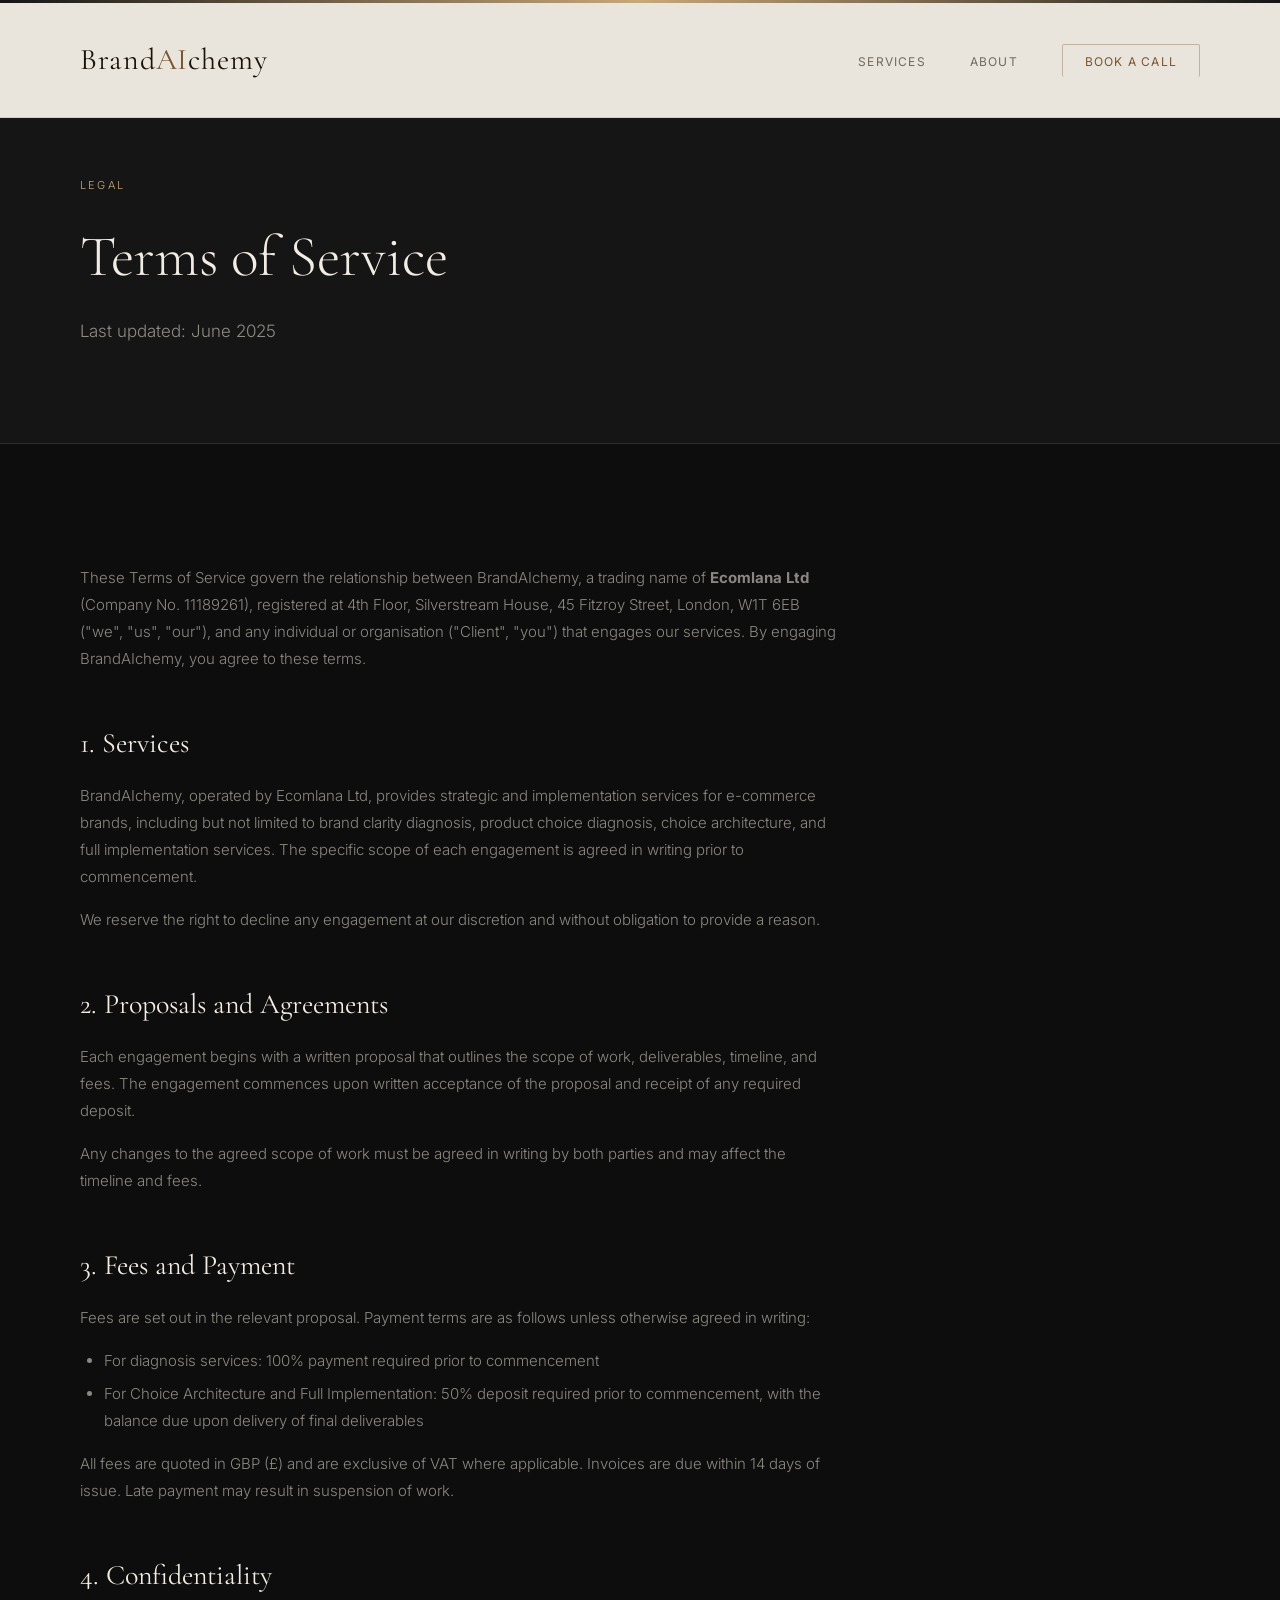
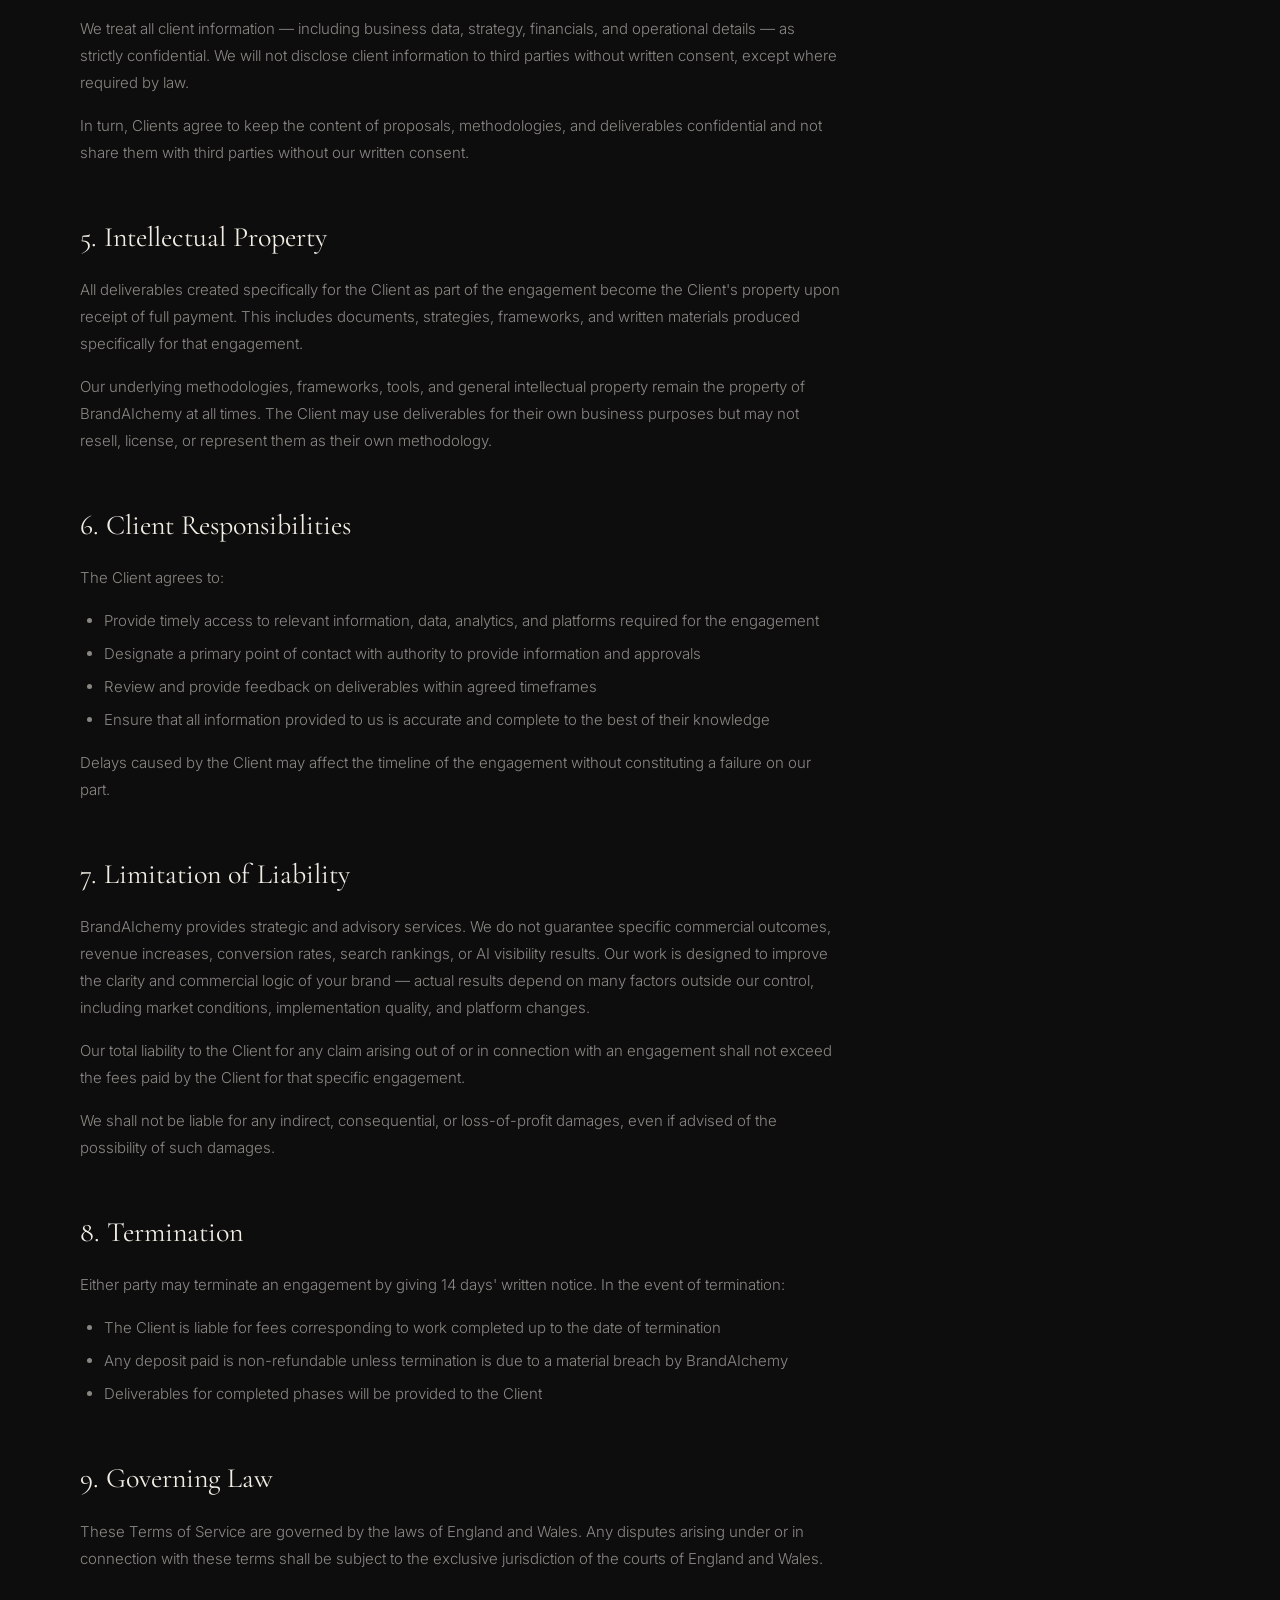
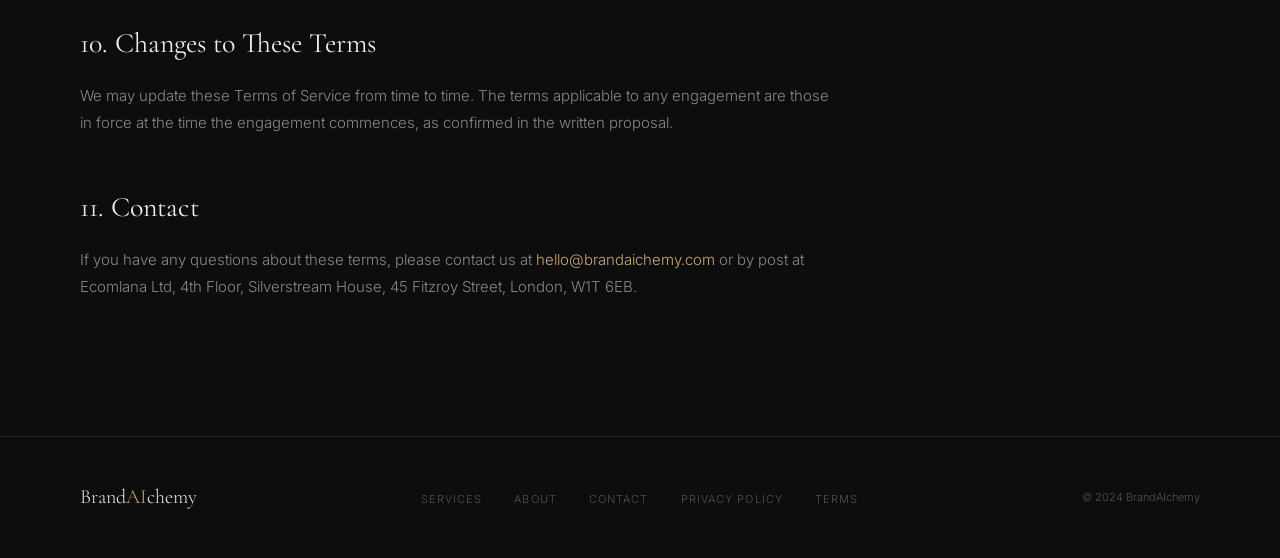
<file: terms.html>
<!DOCTYPE html>
<html lang="en">
<head>
  <meta charset="UTF-8">
  <meta name="viewport" content="width=device-width, initial-scale=1.0">
  <title>Terms of Service — BrandAIchemy</title>
  <link rel="stylesheet" href="style.css">
  <link rel="icon" href="favikon.jpg">
  <meta name="robots" content="index, follow">
  <link rel="canonical" href="https://brandaichemy.com/terms.html">
  <meta property="og:title" content="Terms of Service — BrandAIchemy">
  <meta property="og:url" content="https://brandaichemy.com/terms.html">
  <meta property="og:site_name" content="BrandAIchemy">
</head>
<body>

<nav class="solid">
  <a href="index.html" class="logo">Brand<span>AI</span>chemy</a>
  <ul class="nav-links">
    <li><a href="services.html">Services</a></li>
    <li><a href="about.html">About</a></li>
    <li><a href="contact.html" class="nav-cta">Book a call</a></li>
  </ul>
</nav>

<div class="page-hero">
  <p class="label">Legal</p>
  <h1 class="serif-lg">Terms of Service</h1>
  <p class="body-text">Last updated: June 2025</p>
</div>

<section>
  <div class="prose">

    <p>These Terms of Service govern the relationship between BrandAIchemy, a trading name of <strong>Ecomlana Ltd</strong> (Company No. 11189261), registered at 4th Floor, Silverstream House, 45 Fitzroy Street, London, W1T 6EB ("we", "us", "our"), and any individual or organisation ("Client", "you") that engages our services. By engaging BrandAIchemy, you agree to these terms.</p>

    <h2>1. Services</h2>
    <p>BrandAIchemy, operated by Ecomlana Ltd, provides strategic and implementation services for e-commerce brands, including but not limited to brand clarity diagnosis, product choice diagnosis, choice architecture, and full implementation services. The specific scope of each engagement is agreed in writing prior to commencement.</p>
    <p>We reserve the right to decline any engagement at our discretion and without obligation to provide a reason.</p>

    <h2>2. Proposals and Agreements</h2>
    <p>Each engagement begins with a written proposal that outlines the scope of work, deliverables, timeline, and fees. The engagement commences upon written acceptance of the proposal and receipt of any required deposit.</p>
    <p>Any changes to the agreed scope of work must be agreed in writing by both parties and may affect the timeline and fees.</p>

    <h2>3. Fees and Payment</h2>
    <p>Fees are set out in the relevant proposal. Payment terms are as follows unless otherwise agreed in writing:</p>
    <ul>
      <li>For diagnosis services: 100% payment required prior to commencement</li>
      <li>For Choice Architecture and Full Implementation: 50% deposit required prior to commencement, with the balance due upon delivery of final deliverables</li>
    </ul>
    <p>All fees are quoted in GBP (£) and are exclusive of VAT where applicable. Invoices are due within 14 days of issue. Late payment may result in suspension of work.</p>

    <h2>4. Confidentiality</h2>
    <p>We treat all client information — including business data, strategy, financials, and operational details — as strictly confidential. We will not disclose client information to third parties without written consent, except where required by law.</p>
    <p>In turn, Clients agree to keep the content of proposals, methodologies, and deliverables confidential and not share them with third parties without our written consent.</p>

    <h2>5. Intellectual Property</h2>
    <p>All deliverables created specifically for the Client as part of the engagement become the Client's property upon receipt of full payment. This includes documents, strategies, frameworks, and written materials produced specifically for that engagement.</p>
    <p>Our underlying methodologies, frameworks, tools, and general intellectual property remain the property of BrandAIchemy at all times. The Client may use deliverables for their own business purposes but may not resell, license, or represent them as their own methodology.</p>

    <h2>6. Client Responsibilities</h2>
    <p>The Client agrees to:</p>
    <ul>
      <li>Provide timely access to relevant information, data, analytics, and platforms required for the engagement</li>
      <li>Designate a primary point of contact with authority to provide information and approvals</li>
      <li>Review and provide feedback on deliverables within agreed timeframes</li>
      <li>Ensure that all information provided to us is accurate and complete to the best of their knowledge</li>
    </ul>
    <p>Delays caused by the Client may affect the timeline of the engagement without constituting a failure on our part.</p>

    <h2>7. Limitation of Liability</h2>
    <p>BrandAIchemy provides strategic and advisory services. We do not guarantee specific commercial outcomes, revenue increases, conversion rates, search rankings, or AI visibility results. Our work is designed to improve the clarity and commercial logic of your brand — actual results depend on many factors outside our control, including market conditions, implementation quality, and platform changes.</p>
    <p>Our total liability to the Client for any claim arising out of or in connection with an engagement shall not exceed the fees paid by the Client for that specific engagement.</p>
    <p>We shall not be liable for any indirect, consequential, or loss-of-profit damages, even if advised of the possibility of such damages.</p>

    <h2>8. Termination</h2>
    <p>Either party may terminate an engagement by giving 14 days' written notice. In the event of termination:</p>
    <ul>
      <li>The Client is liable for fees corresponding to work completed up to the date of termination</li>
      <li>Any deposit paid is non-refundable unless termination is due to a material breach by BrandAIchemy</li>
      <li>Deliverables for completed phases will be provided to the Client</li>
    </ul>

    <h2>9. Governing Law</h2>
    <p>These Terms of Service are governed by the laws of England and Wales. Any disputes arising under or in connection with these terms shall be subject to the exclusive jurisdiction of the courts of England and Wales.</p>

    <h2>10. Changes to These Terms</h2>
    <p>We may update these Terms of Service from time to time. The terms applicable to any engagement are those in force at the time the engagement commences, as confirmed in the written proposal.</p>

    <h2>11. Contact</h2>
    <p>If you have any questions about these terms, please contact us at <a href="mailto:hello@brandaichemy.com">hello@brandaichemy.com</a> or by post at Ecomlana Ltd, 4th Floor, Silverstream House, 45 Fitzroy Street, London, W1T 6EB.</p>

  </div>
</section>

<footer>
  <a href="index.html" class="foot-logo">Brand<span>AI</span>chemy</a>
  <ul class="foot-links">
    <li><a href="services.html">Services</a></li>
    <li><a href="about.html">About</a></li>
    <li><a href="contact.html">Contact</a></li>
    <li><a href="privacy-policy.html">Privacy Policy</a></li>
    <li><a href="terms.html">Terms</a></li>
  </ul>
  <span class="foot-copy">© 2024 BrandAIchemy</span>
</footer>
</body>
</html>
</file>
<file: style.css>
@import url('https://fonts.googleapis.com/css2?family=Cormorant+Garamond:ital,wght@0,300;0,400;0,500;1,300;1,400&family=Inter:wght@300;400;500&display=swap');

:root {
  --black:        #0D0D0D;
  --surface:      #151515;
  --surface-2:    #1C1C1C;
  --surface-light:#F2EDE4;
  --white:        #F2EDE4;
  --dim:          rgba(242,237,228,.55);
  --gold:         #C9A87A;
  --gold-dark:    #7A5530;
  --gold-dim:     rgba(201,168,122,.22);
  --gold-line:    rgba(201,168,122,.16);
  --gray:         #525252;
  --dark-text:    #1A1208;
  --dark-dim:     rgba(26,18,8,.58);
  --dark-line:    rgba(26,18,8,.12);
  --pad:          5rem;
}

*, *::before, *::after { margin: 0; padding: 0; box-sizing: border-box; }
html { scroll-behavior: smooth; }
body {
  background: var(--black);
  color: var(--white);
  font-family: 'Inter', sans-serif;
  font-weight: 300;
  line-height: 1.65;
  overflow-x: hidden;
  -webkit-font-smoothing: antialiased;
}

/* ── NAV ── */
body::before {
  content: '';
  position: fixed;
  top: 0; left: 0; right: 0;
  height: 3px;
  background: linear-gradient(90deg, transparent, var(--gold), transparent);
  z-index: 300;
}
nav {
  position: fixed;
  top: 3px; left: 0; right: 0;
  z-index: 200;
  padding: 2rem var(--pad);
  display: flex;
  align-items: center;
  justify-content: space-between;
  background: rgba(242,237,228,.97);
  backdrop-filter: blur(14px);
  border-bottom: 1px solid var(--dark-line);
  transition: background .4s;
}
.logo {
  font-family: 'Cormorant Garamond', serif;
  font-size: 1.875rem;
  font-weight: 400;
  letter-spacing: .03em;
  color: var(--dark-text);
  text-decoration: none;
}
.logo span { color: var(--gold-dark); }
.nav-links {
  display: flex;
  align-items: center;
  gap: 2.75rem;
  list-style: none;
}
.nav-links a {
  color: var(--dark-dim);
  text-decoration: none;
  font-size: .75rem;
  font-weight: 400;
  letter-spacing: .1em;
  text-transform: uppercase;
  transition: color .25s;
}
.nav-links a:hover { color: var(--dark-text); }
.nav-links a.active {
  color: var(--dark-text);
  border-bottom: 1px solid var(--gold-dark);
  padding-bottom: 2px;
}
.nav-cta {
  padding: .55rem 1.375rem !important;
  border: 1px solid rgba(122,85,48,.35) !important;
  color: var(--gold-dark) !important;
  border-radius: 2px;
  border-bottom: none !important;
  transition: background .25s !important;
}
.nav-cta:hover { background: rgba(122,85,48,.1) !important; }
.nav-cta.active { border-bottom: none !important; color: var(--gold-dark) !important; }

/* ── FOOTER ── */
footer {
  padding: 2.75rem var(--pad);
  border-top: 1px solid var(--gold-line);
  display: grid;
  grid-template-columns: auto 1fr auto;
  align-items: center;
  gap: 2rem;
}
.foot-logo {
  font-family: 'Cormorant Garamond', serif;
  font-size: 1.25rem;
  color: var(--white);
  text-decoration: none;
}
.foot-logo span { color: var(--gold); }
.foot-links {
  display: flex;
  gap: 2rem;
  list-style: none;
  justify-content: center;
  flex-wrap: wrap;
}
.foot-links a {
  font-size: .6875rem;
  text-transform: uppercase;
  letter-spacing: .1em;
  color: var(--gray);
  text-decoration: none;
  transition: color .25s;
}
.foot-links a:hover { color: var(--dim); }
.foot-copy { font-size: .6875rem; color: var(--gray); text-align: right; }

/* ── LAYOUT ── */
section { padding: 7.5rem var(--pad); }
.rule { border: none; border-top: 1px solid var(--gold-line); margin: 0 var(--pad); }
.surface { background: var(--surface-light); color: var(--dark-text); }

/* Text overrides inside light sections */
.surface .label                        { color: var(--gold-dark); }
.surface .serif-xl,
.surface .serif-lg,
.surface .serif-md                     { color: var(--dark-text); }
.surface .body-text,
.surface .body-wide                    { color: var(--dark-dim); }
.surface .insight-quote                { color: var(--dark-text); }
.surface .insight-quote b              { color: var(--gold-dark); }
.surface .step-num                     { color: rgba(26,18,8,.10); }
.surface .step-title                   { color: var(--dark-text); }
.surface .step-desc                    { color: var(--dark-dim); }
.surface .who-wrap                     { border-color: var(--dark-line); }
.surface .who-col:first-child          { border-color: var(--dark-line); }
.surface .who-tag                      { color: var(--gold-dark); }
.surface .who-title                    { color: var(--dark-text); }
.surface .who-list li                  { color: var(--dark-dim); border-color: var(--dark-line); }
.surface .who-list li::before          { background: var(--gold-dark); }
.surface .client                       { border-color: var(--dark-line); background: rgba(26,18,8,.04); }
.surface .client:hover                 { border-color: rgba(26,18,8,.25); background: rgba(26,18,8,.07); }
.surface .client-name                  { color: var(--dark-text); }
.surface .client-meta                  { color: var(--gold-dark); }
.surface .client-quote                 { color: var(--dark-dim); }

/* ── TYPE ── */
.label {
  font-size: .6875rem;
  letter-spacing: .2em;
  text-transform: uppercase;
  color: var(--gold);
  margin-bottom: 2rem;
}
.serif-xl {
  font-family: 'Cormorant Garamond', serif;
  font-size: clamp(3rem, 5.5vw, 5.5rem);
  font-weight: 300;
  line-height: 1.03;
  letter-spacing: -.015em;
}
.serif-xl em { font-style: italic; color: var(--gold); }
.serif-lg {
  font-family: 'Cormorant Garamond', serif;
  font-size: clamp(2.5rem, 4.5vw, 4rem);
  font-weight: 300;
  line-height: 1.08;
  max-width: 820px;
  margin-bottom: 1.75rem;
}
.serif-md {
  font-family: 'Cormorant Garamond', serif;
  font-size: clamp(1.75rem, 3vw, 2.25rem);
  font-weight: 400;
  line-height: 1.2;
}
.body-text {
  font-size: 1.0625rem;
  color: var(--dim);
  max-width: 560px;
  line-height: 1.8;
}
.body-wide {
  font-size: 1.0625rem;
  color: var(--dim);
  line-height: 1.8;
}

/* ── BUTTONS ── */
.btn-gold {
  display: inline-block;
  padding: 1rem 2.25rem;
  background: var(--gold);
  color: #0D0D0D;
  font-family: 'Inter', sans-serif;
  font-size: .875rem;
  font-weight: 500;
  letter-spacing: .04em;
  border-radius: 2px;
  border: none;
  text-decoration: none;
  cursor: pointer;
  transition: opacity .25s;
}
.btn-gold:hover { opacity: .82; }
.btn-outline {
  display: inline-block;
  padding: 1rem 2.25rem;
  border: 1px solid var(--gold-dim);
  color: var(--white);
  font-family: 'Inter', sans-serif;
  font-size: .875rem;
  font-weight: 300;
  letter-spacing: .04em;
  border-radius: 2px;
  text-decoration: none;
  transition: border-color .25s;
}
.btn-outline:hover { border-color: var(--gold); }

/* ── ANIMATIONS ── */
.fi { opacity: 0; transform: translateY(22px); transition: opacity .7s ease, transform .7s ease; }
.fi.on { opacity: 1; transform: translateY(0); }

/* ── PAGE HERO (subpages) ── */
.page-hero {
  padding: 11rem var(--pad) 6rem;
  background: var(--surface);
  border-bottom: 1px solid var(--gold-line);
}

/* ── CARD ── */
.card {
  background: var(--surface);
  border: 1px solid var(--gold-line);
  border-radius: 3px;
  padding: 2.75rem;
  transition: border-color .3s, background .3s;
}
.card:hover { border-color: rgba(201,168,122,.45); background: var(--surface-2); }

/* ── PROSE (policies) ── */
.prose { max-width: 760px; }
.prose h2 {
  font-family: 'Cormorant Garamond', serif;
  font-size: 1.75rem;
  font-weight: 400;
  margin: 3rem 0 1rem;
  color: var(--white);
}
.prose h3 {
  font-size: 1rem;
  font-weight: 500;
  margin: 1.75rem 0 .5rem;
  color: var(--white);
  letter-spacing: .02em;
}
.prose p { font-size: .9375rem; color: var(--dim); line-height: 1.8; margin-bottom: 1rem; }
.prose ul { padding-left: 1.5rem; margin-bottom: 1rem; }
.prose ul li { font-size: .9375rem; color: var(--dim); line-height: 1.8; margin-bottom: .375rem; }
.prose a { color: var(--gold); text-decoration: none; }
.prose a:hover { text-decoration: underline; }

/* ── FORM ── */
.form { display: flex; flex-direction: column; gap: 1.25rem; }
.form-row { display: grid; grid-template-columns: 1fr 1fr; gap: 1.25rem; }
.ff { display: flex; flex-direction: column; gap: .5rem; }
.ff label { font-size: .6875rem; text-transform: uppercase; letter-spacing: .12em; color: var(--gold); }
.ff input, .ff textarea, .ff select {
  background: rgba(255,255,255,.04);
  border: 1px solid var(--gold-line);
  color: var(--white);
  font-family: 'Inter', sans-serif;
  font-size: .9375rem;
  font-weight: 300;
  padding: .9375rem 1.125rem;
  border-radius: 2px;
  outline: none;
  transition: border-color .25s;
  width: 100%;
}
.ff input::placeholder, .ff textarea::placeholder { color: var(--gray); }
.ff input:focus, .ff textarea:focus, .ff select:focus { border-color: rgba(201,168,122,.6); }
.ff select { -webkit-appearance: none; cursor: pointer; }
.ff select option { background: #1C1C1C; }
.ff textarea { resize: vertical; min-height: 130px; }

/* ── MOBILE ── */
@media (max-width: 900px) {
  :root { --pad: 1.75rem; }
  nav { padding: 1.25rem var(--pad); }
  .nav-links { display: none; }
  section { padding: 5rem var(--pad); }
  .rule { margin: 0 var(--pad); }
  footer { grid-template-columns: 1fr; gap: 1rem; }
  .foot-copy { text-align: left; }
  .form-row { grid-template-columns: 1fr; }
}
@media (max-width: 520px) {
  .page-hero { padding: 8rem var(--pad) 4rem; }
}
</file>
